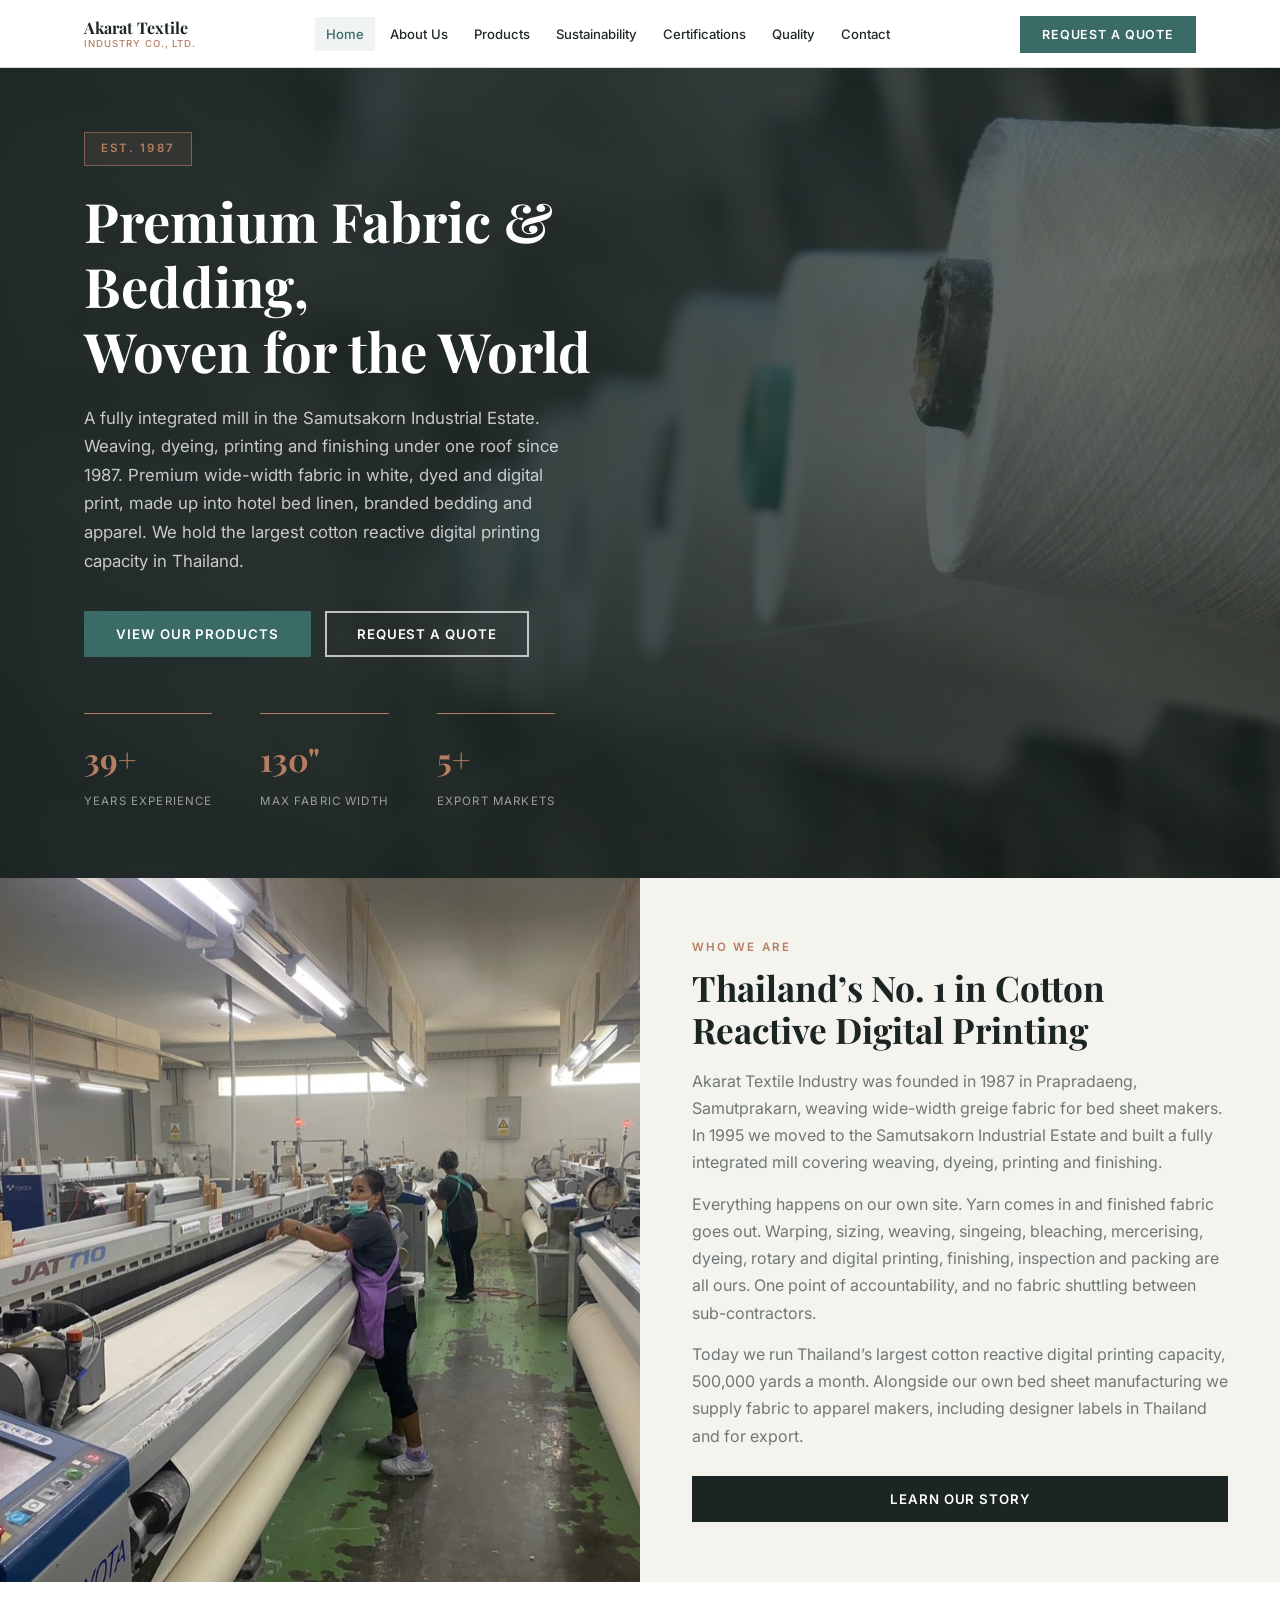
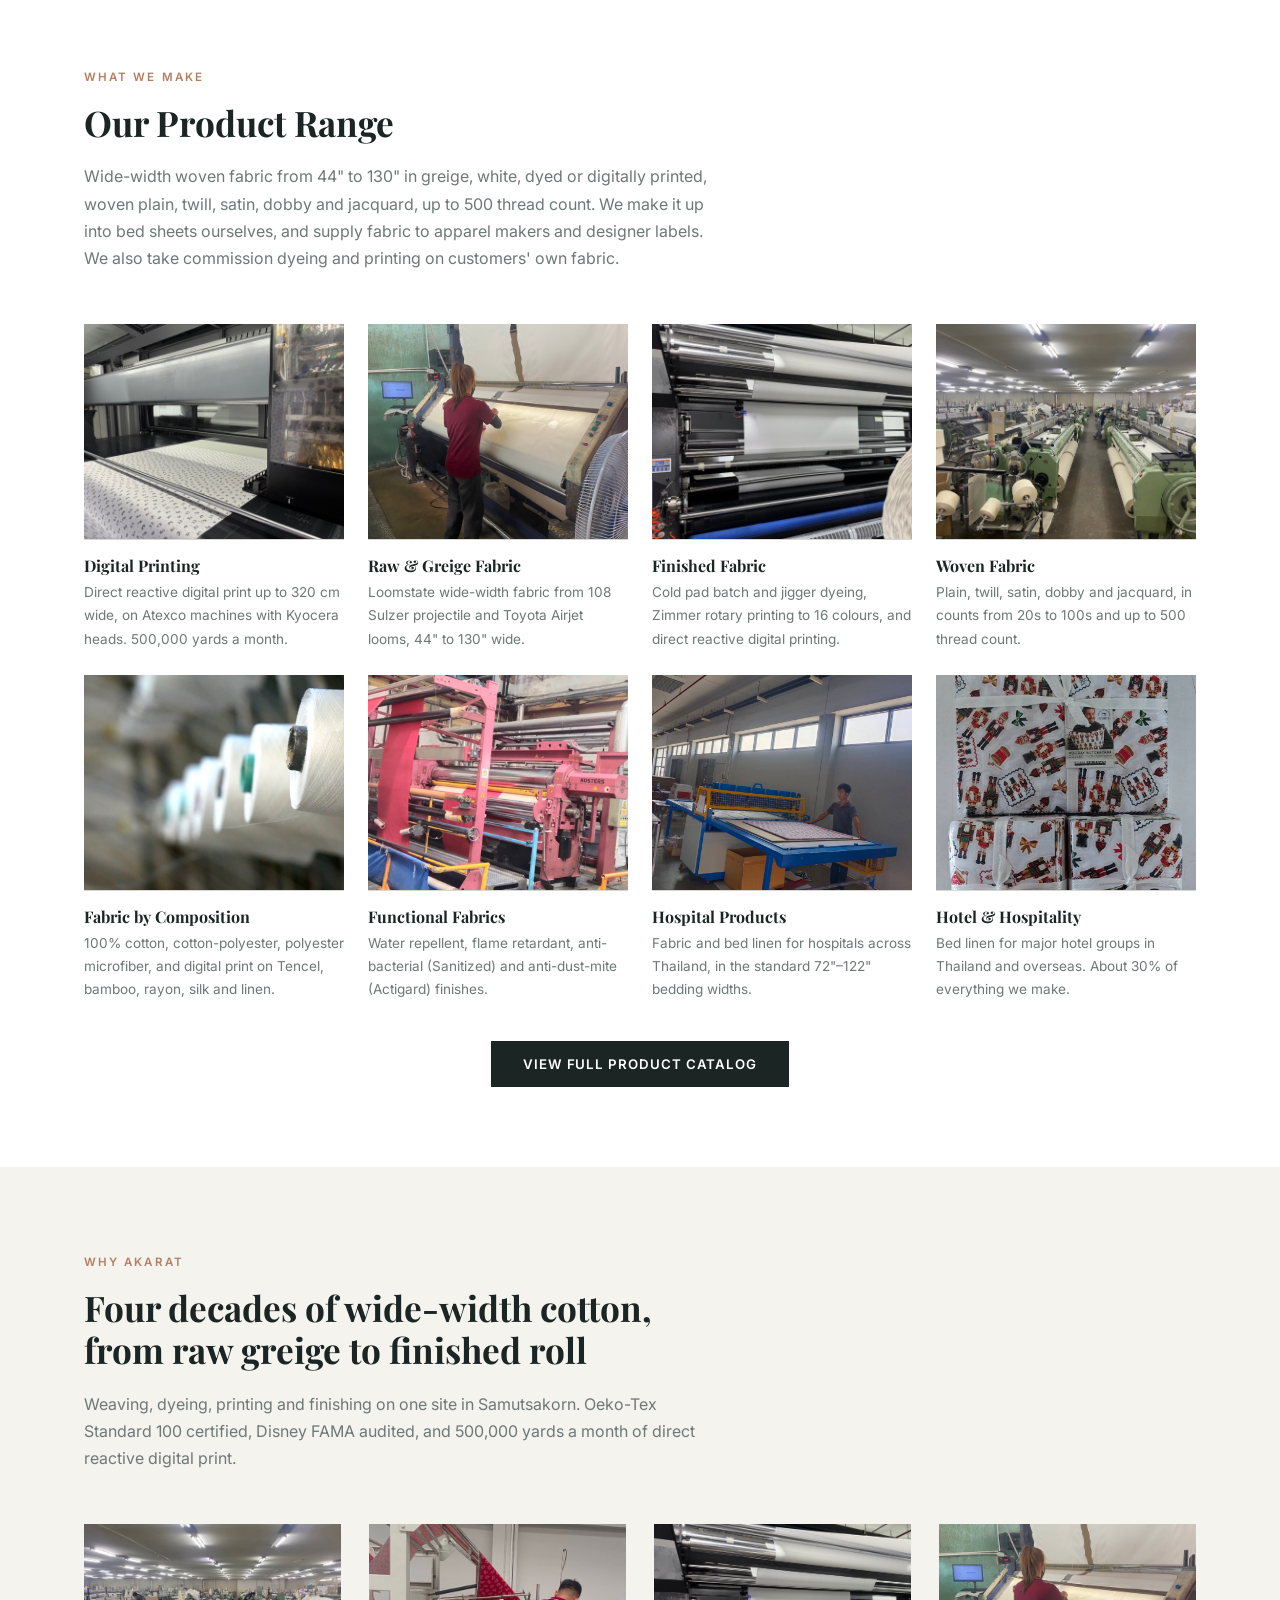
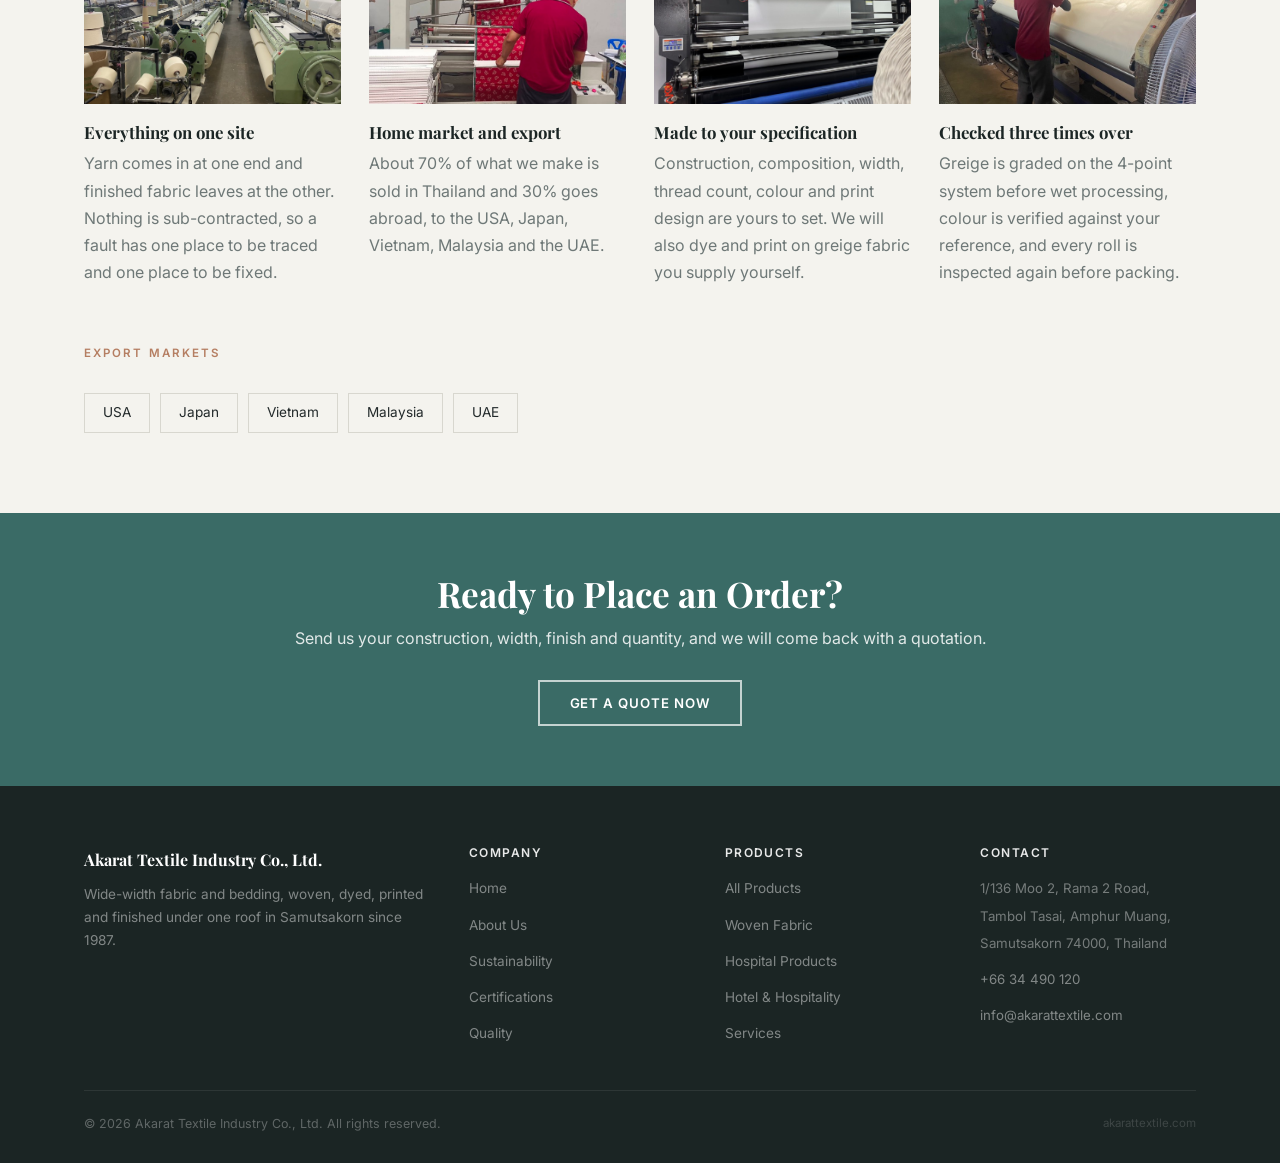
<file: index.html>
<!DOCTYPE html>
<html lang="en">
<head>
<meta charset="UTF-8">
<meta name="viewport" content="width=device-width, initial-scale=1.0">
<title>Akarat Textile Industry Co., Ltd. | Wide-Width Fabric &amp; Bedding Manufacturer, Thailand</title>
<meta name="description" content="Thailand&#39;s largest cotton reactive digital printing capacity. Fully integrated mill in Samutsakorn. Weaving, dyeing, rotary and digital printing and finishing of wide-width fabric up to 130&quot; for hotel bedding, hospital linen and shirting. Established 1987.">
<link rel="canonical" href="https://www.akarattextile.com/">

<meta property="og:type" content="website">
<meta property="og:site_name" content="Akarat Textile Industry Co., Ltd.">
<meta property="og:title" content="Akarat Textile Industry Co., Ltd. | Wide-Width Fabric &amp; Bedding Manufacturer, Thailand">
<meta property="og:description" content="Thailand&#39;s largest cotton reactive digital printing capacity. Fully integrated mill in Samutsakorn. Weaving, dyeing, rotary and digital printing and finishing of wide-width fabric up to 130&quot; for hotel bedding, hospital linen and shirting. Established 1987.">
<meta property="og:url" content="https://www.akarattextile.com/">
<meta property="og:image" content="https://www.akarattextile.com/images/site/weaving-hall-2.jpg">
<meta name="twitter:card" content="summary_large_image">

<link rel="icon" href="assets/favicon.svg" type="image/svg+xml">
<link rel="apple-touch-icon" href="assets/favicon.svg">

<link rel="preconnect" href="https://fonts.googleapis.com">
<link rel="preconnect" href="https://fonts.gstatic.com" crossorigin>
<link href="https://fonts.googleapis.com/css2?family=Playfair+Display:ital,wght@0,400;0,600;0,700;1,400&family=Inter:wght@300;400;500;600&display=swap" rel="stylesheet">
<link rel="stylesheet" href="assets/styles.css?v=20261121d">
</head>
<body>

<nav class="site-nav">
  <div class="wrap nav-inner">

    <button class="nav-logo" onclick="navigate('home')" style="background:none;border:none;text-align:left;">
      <strong>Akarat Textile</strong>
      <span>Industry Co., Ltd.</span>
    </button>

    <div class="nav-links">
      <a href="index.html" class="nav-link active" data-page="home"
         data-en="Home" data-th="หน้าหลัก">Home</a>
      <a href="about.html" class="nav-link" data-page="about"
         data-en="About Us" data-th="เกี่ยวกับเรา">About Us</a>
      <div class="nav-drop">
        <a href="products.html" class="nav-link" data-page="products"
           data-en="Products" data-th="ผลิตภัณฑ์">Products</a>
        <div class="nav-menu">
          <a href="products.html#digital" data-en="Digital Printing" data-th="การพิมพ์ดิจิทัล">Digital Printing</a>
          <a href="products.html#raw" data-en="Raw &amp; Greige Fabric" data-th="ผ้าดิบ">Raw &amp; Greige Fabric</a>
          <a href="products.html#finished" data-en="Finished Fabric" data-th="ผ้าสำเร็จ">Finished Fabric</a>
          <a href="products.html#woven" data-en="Woven Fabric" data-th="ผ้าทอตามโครงสร้าง">Woven Fabric</a>
          <a href="products.html#composition" data-en="Fabric by Composition" data-th="ผ้าตามส่วนประกอบ">Fabric by Composition</a>
          <a href="products.html#functional" data-en="Functional Fabrics" data-th="ผ้าฟังก์ชั่นและพิเศษ">Functional Fabrics</a>
          <a href="products.html#hospital" data-en="Hospital Products" data-th="ผลิตภัณฑ์สำหรับโรงพยาบาล">Hospital Products</a>
          <a href="products.html#hotel" data-en="Hotel &amp; Hospitality" data-th="ผลิตภัณฑ์โรงแรมและการบริการ">Hotel &amp; Hospitality</a>
          <div class="nav-menu-sep"></div>
          <a href="products.html#services" data-en="Commission Dyeing &amp; Printing" data-th="บริการย้อมและพิมพ์ตามสั่ง">Commission Dyeing &amp; Printing</a>
        </div>
      </div>
      <a href="sustainability.html" class="nav-link" data-page="sustainability"
         data-en="Sustainability" data-th="ความยั่งยืน">Sustainability</a>
      <a href="certifications.html" class="nav-link" data-page="certifications"
         data-en="Certifications" data-th="การรับรอง">Certifications</a>
      <a href="quality.html" class="nav-link" data-page="quality"
         data-en="Quality" data-th="คุณภาพ">Quality</a>
      <a href="contact.html" class="nav-link" data-page="contact"
         data-en="Contact" data-th="ติดต่อเรา">Contact</a>
    </div>

    <div class="nav-right">
      <!-- Thai toggle hidden until Thai copy is written - see PRE-LAUNCH.md
      <button class="lang-btn" id="lang-btn" onclick="toggleLang()">ภาษาไทย</button> -->
      <button class="btn btn-accent btn-sm" onclick="navigate('contact')"
              data-en="Request a Quote" data-th="ขอใบเสนอราคา">Request a Quote</button>
      <button class="hamburger" id="hamburger" onclick="toggleMobile()" aria-label="Menu">
        <span></span><span></span><span></span>
      </button>
    </div>

  </div>
</nav>

<!-- Mobile menu -->
<div class="mobile-menu" id="mobile-menu">
  <a href="index.html" class="nav-link active" data-page="home" data-en="Home" data-th="หน้าหลัก">Home</a>
  <a href="about.html" class="nav-link" data-page="about" data-en="About Us" data-th="เกี่ยวกับเรา">About Us</a>
  <a href="products.html" class="nav-link" data-page="products" data-en="Products" data-th="ผลิตภัณฑ์">Products</a>
  <div class="mobile-sub">
    <a href="products.html#digital" data-en="Digital Printing" data-th="การพิมพ์ดิจิทัล">Digital Printing</a>
    <a href="products.html#raw" data-en="Raw &amp; Greige Fabric" data-th="ผ้าดิบ">Raw &amp; Greige Fabric</a>
    <a href="products.html#finished" data-en="Finished Fabric" data-th="ผ้าสำเร็จ">Finished Fabric</a>
    <a href="products.html#woven" data-en="Woven Fabric" data-th="ผ้าทอตามโครงสร้าง">Woven Fabric</a>
    <a href="products.html#composition" data-en="Fabric by Composition" data-th="ผ้าตามส่วนประกอบ">Fabric by Composition</a>
    <a href="products.html#functional" data-en="Functional Fabrics" data-th="ผ้าฟังก์ชั่นและพิเศษ">Functional Fabrics</a>
    <a href="products.html#hospital" data-en="Hospital Products" data-th="ผลิตภัณฑ์สำหรับโรงพยาบาล">Hospital Products</a>
    <a href="products.html#hotel" data-en="Hotel &amp; Hospitality" data-th="ผลิตภัณฑ์โรงแรมและการบริการ">Hotel &amp; Hospitality</a>
    <a href="products.html#services" data-en="Commission Dyeing &amp; Printing" data-th="บริการย้อมและพิมพ์ตามสั่ง">Commission Dyeing &amp; Printing</a>
  </div>
  <a href="sustainability.html" class="nav-link" data-page="sustainability" data-en="Sustainability" data-th="ความยั่งยืน">Sustainability</a>
  <a href="certifications.html" class="nav-link" data-page="certifications" data-en="Certifications" data-th="การรับรอง">Certifications</a>
  <a href="quality.html" class="nav-link" data-page="quality" data-en="Quality" data-th="คุณภาพ">Quality</a>
  <a href="contact.html" class="nav-link" data-page="contact" data-en="Contact" data-th="ติดต่อเรา">Contact</a>
  <button class="btn btn-accent" onclick="navigate('contact')" data-en="Request a Quote" data-th="ขอใบเสนอราคา">Request a Quote</button>
</div>

<!-- Thai notice hidden until Thai copy is written -->

<!-- Hero -->
  <section class="hero">
    <div class="wrap" style="width:100%">
      <div class="hero-content">
        <div class="hero-badge" data-en="Est. 1987" data-th="ก่อตั้ง [ปี]">Est. 1987</div>
        <h1 data-en="Premium Fabric &amp; Bedding,<br>Woven for the World" data-th="ผ้าและเครื่องนอนคุณภาพพรีเมียม">
          Premium Fabric &amp; Bedding,<br>Woven for the World
        </h1>
        <p data-en="A fully integrated mill in the Samutsakorn Industrial Estate. Weaving, dyeing, printing and finishing under one roof since 1987. Premium wide-width fabric in white, dyed and digital print, made up into hotel bed linen, branded bedding and apparel. We hold the largest cotton reactive digital printing capacity in Thailand."
           data-th="[ภาษาไทย: กรุณาเพิ่มข้อความแนะนำบริษัท]">
          A fully integrated mill in the Samutsakorn Industrial Estate. Weaving, dyeing, printing and finishing under one roof since 1987. Premium wide-width fabric in white, dyed and digital print, made up into hotel bed linen, branded bedding and apparel. We hold the largest cotton reactive digital printing capacity in Thailand.
        </p>
        <div class="hero-btns">
          <button class="btn btn-accent" onclick="navigate('products')"
                  data-en="View Our Products" data-th="ดูผลิตภัณฑ์">View Our Products</button>
          <button class="btn btn-outline" onclick="navigate('contact')"
                  data-en="Request a Quote" data-th="ขอใบเสนอราคา">Request a Quote</button>
        </div>
        <div class="hero-stats">
          <div>
            <span class="stat-num" id="stat-years">0</span>
            <span class="stat-lbl" data-en="Years Experience" data-th="ปีประสบการณ์">Years Experience</span>
          </div>
          <div>
            <span class="stat-num">130"</span>
            <span class="stat-lbl" data-en="Max Fabric Width" data-th="ความกว้างผ้าสูงสุด">Max Fabric Width</span>
          </div>
          <div>
            <span class="stat-num" id="stat-markets">0</span>
            <span class="stat-lbl" data-en="Export Markets" data-th="ตลาดส่งออก">Export Markets</span>
          </div>
        </div>
      </div>
    </div>
  </section>

  <!-- About Teaser -->
  <div class="about-strip">
    <div class="ph-img strip-img" style="background-image:url('images/site/weaving-hall-3.jpg');background-size:cover;background-position:center; min-height:400px;"></div>
    <div class="strip-body">
      <span class="eyebrow" data-en="Who We Are" data-th="เราคือใคร">Who We Are</span>
      <h2 data-en="Thailand&rsquo;s No.&nbsp;1 in Cotton<br>Reactive Digital Printing" data-th="[ภาษาไทย]">
        Thailand&rsquo;s No.&nbsp;1 in Cotton<br>Reactive Digital Printing
      </h2>
      <p>Akarat Textile Industry was founded in 1987 in Prapradaeng, Samutprakarn, weaving wide-width greige fabric for bed sheet makers. In 1995 we moved to the Samutsakorn Industrial Estate and built a fully integrated mill covering weaving, dyeing, printing and finishing.</p>
      <p>Everything happens on our own site. Yarn comes in and finished fabric goes out. Warping, sizing, weaving, singeing, bleaching, mercerising, dyeing, rotary and digital printing, finishing, inspection and packing are all ours. One point of accountability, and no fabric shuttling between sub-contractors.</p>
      <p>Today we run Thailand&rsquo;s largest cotton reactive digital printing capacity, 500,000 yards a month. Alongside our own bed sheet manufacturing we supply fabric to apparel makers, including designer labels in Thailand and for export.</p>
      <button class="btn btn-dark" onclick="navigate('about')" style="margin-top:12px;"
              data-en="Learn Our Story" data-th="เรียนรู้เรื่องของเรา">Learn Our Story</button>
    </div>
  </div>

  <!-- Featured Products -->
  <section class="section">
    <div class="wrap">
      <div class="sec-header">
        <span class="eyebrow" data-en="What We Make" data-th="สิ่งที่เราผลิต">What We Make</span>
        <h2 data-en="Our Product Range" data-th="ผลิตภัณฑ์ของเรา">Our Product Range</h2>
        <p>Wide-width woven fabric from 44&quot; to 130&quot; in greige, white, dyed or digitally printed, woven plain, twill, satin, dobby and jacquard, up to 500 thread count. We make it up into bed sheets ourselves, and supply fabric to apparel makers and designer labels. We also take commission dyeing and printing on customers' own fabric.</p>
      </div>
      <!-- Each card is a real link into its own section of the products page. -->
      <div class="grid-auto">
        <a class="prod-card" href="products.html#digital">
          <div class="ph-img prod-card-img" style="background-image:url('images/site/digital-printing-2.jpg');background-size:cover;background-position:center;"></div>
          <div class="prod-card-body">
            <h3>Digital Printing</h3>
            <p>Direct reactive digital print up to 320 cm wide, on Atexco machines with Kyocera heads. 500,000 yards a month.</p>
          </div>
        </a>
        <a class="prod-card" href="products.html#raw">
          <div class="ph-img prod-card-img" style="background-image:url('images/site/greige-inspection-4point-2.jpg');background-size:cover;background-position:center;"></div>
          <div class="prod-card-body">
            <h3>Raw &amp; Greige Fabric</h3>
            <p>Loomstate wide-width fabric from 108 Sulzer projectile and Toyota Airjet looms, 44&quot; to 130&quot; wide.</p>
          </div>
        </a>
        <a class="prod-card" href="products.html#finished">
          <div class="ph-img prod-card-img" style="background-image:url('images/site/digital-printing-1.jpg');background-size:cover;background-position:center;"></div>
          <div class="prod-card-body">
            <h3>Finished Fabric</h3>
            <p>Cold pad batch and jigger dyeing, Zimmer rotary printing to 16 colours, and direct reactive digital printing.</p>
          </div>
        </a>
        <a class="prod-card" href="products.html#woven">
          <div class="ph-img prod-card-img" style="background-image:url('images/site/weaving-hall-2.jpg');background-size:cover;background-position:center;"></div>
          <div class="prod-card-body">
            <h3>Woven Fabric</h3>
            <p>Plain, twill, satin, dobby and jacquard, in counts from 20s to 100s and up to 500 thread count.</p>
          </div>
        </a>
        <a class="prod-card" href="products.html#composition">
          <div class="ph-img prod-card-img" style="background-image:url('images/site/yarn-cones-closeup.jpg');background-size:cover;background-position:center;"></div>
          <div class="prod-card-body">
            <h3>Fabric by Composition</h3>
            <p>100% cotton, cotton-polyester, polyester microfiber, and digital print on Tencel, bamboo, rayon, silk and linen.</p>
          </div>
        </a>
        <a class="prod-card" href="products.html#functional">
          <div class="ph-img prod-card-img" style="background-image:url('images/site/calendering-kusters.jpg');background-size:cover;background-position:center;"></div>
          <div class="prod-card-body">
            <h3>Functional Fabrics</h3>
            <p>Water repellent, flame retardant, anti-bacterial (Sanitized) and anti-dust-mite (Actigard) finishes.</p>
          </div>
        </a>
        <a class="prod-card" href="products.html#hospital">
          <div class="ph-img prod-card-img" style="background-image:url('images/site/finished-fabric-2.jpg');background-size:cover;background-position:center;"></div>
          <div class="prod-card-body">
            <h3>Hospital Products</h3>
            <p>Fabric and bed linen for hospitals across Thailand, in the standard 72&quot;–122&quot; bedding widths.</p>
          </div>
        </a>
        <a class="prod-card" href="products.html#hotel">
          <div class="ph-img prod-card-img" style="background-image:url('images/site/finished-product-1.jpg');background-size:cover;background-position:center;"></div>
          <div class="prod-card-body">
            <h3>Hotel &amp; Hospitality</h3>
            <p>Bed linen for major hotel groups in Thailand and overseas. About 30% of everything we make.</p>
          </div>
        </a>
      </div>
      <div style="text-align:center;margin-top:40px;">
        <button class="btn btn-dark" onclick="navigate('products')"
                data-en="View Full Product Catalog" data-th="ดูแคตาล็อกผลิตภัณฑ์">View Full Product Catalog</button>
      </div>
    </div>
  </section>

  <!-- Why Choose Us -->
  <section class="section sec-light">
    <div class="wrap">
      <div class="sec-header">
        <span class="eyebrow" data-en="Why Akarat" data-th="ทำไมต้องอคาราต">Why Akarat</span>
        <h2 data-en="Four decades of wide-width cotton, from raw greige to finished roll" data-th="[ภาษาไทย]">Four decades of wide-width cotton, from raw greige to finished roll</h2>
        <p>Weaving, dyeing, printing and finishing on one site in Samutsakorn. Oeko-Tex Standard&nbsp;100 certified, Disney FAMA audited, and 500,000 yards a month of direct reactive digital print.</p>
      </div>
      <div class="grid-4">
        <div class="feature-box">
          <div class="feat-photo" style="background-image:url('images/site/weaving-hall-2.jpg')"></div>
          <h3 data-en="Everything on one site" data-th="การผลิตในบ้าน">Everything on one site</h3>
          <p>Yarn comes in at one end and finished fabric leaves at the other. Nothing is sub-contracted, so a fault has one place to be traced and one place to be fixed.</p>
        </div>
        <div class="feature-box">
          <div class="feat-photo" style="background-image:url('images/site/inspection-packing.jpg')"></div>
          <h3 data-en="Home market and export" data-th="ประสบการณ์ส่งออกสากล">Home market and export</h3>
          <p>About 70% of what we make is sold in Thailand and 30% goes abroad, to the USA, Japan, Vietnam, Malaysia and the UAE.</p>
        </div>
        <div class="feature-box">
          <div class="feat-photo" style="background-image:url('images/site/digital-printing-1.jpg')"></div>
          <h3 data-en="Made to your specification" data-th="สั่งทำพิเศษ">Made to your specification</h3>
          <p>Construction, composition, width, thread count, colour and print design are yours to set. We will also dye and print on greige fabric you supply yourself.</p>
        </div>
        <div class="feature-box">
          <div class="feat-photo" style="background-image:url('images/site/greige-inspection-4point-2.jpg')"></div>
          <h3 data-en="Checked three times over" data-th="รับประกันคุณภาพ">Checked three times over</h3>
          <p>Greige is graded on the 4-point system before wet processing, colour is verified against your reference, and every roll is inspected again before packing.</p>
        </div>
      </div>
      <div style="margin-top:52px;">
        <span class="eyebrow" data-en="Export Markets" data-th="ตลาดส่งออก">Export Markets</span>
        <div class="market-tags">
          <span class="market-tag">USA</span>
          <span class="market-tag">Japan</span>
          <span class="market-tag">Vietnam</span>
          <span class="market-tag">Malaysia</span>
          <span class="market-tag">UAE</span>
        </div>
      </div>
    </div>
  </section>

  <!-- Testimonials: hidden until real customer quotes exist (Q18).
       Nothing here but placeholders, and three blank cards read worse
       than no section at all. Delete this comment wrapper to restore. -->
  <!--
  <!&#45;&#45; Testimonials &#45;&#45;>
  <section class="section sec-light">
    <div class="wrap">
      <div class="sec-header">
        <span class="eyebrow" data-en="What Clients Say" data-th="ลูกค้าพูดว่า">What Clients Say</span>
        <h2 data-en="Trusted by Buyers Worldwide" data-th="[ภาษาไทย]">Trusted by Buyers Worldwide</h2>
      </div>
      <div class="grid-3">
        <div class="testi-card">
          <p class="testi-text"><span class="to-add">[TO ADD: customer quote · Q18]</span></p>
          <div class="testi-name"><span class="to-add">[TO ADD: name · Q18]</span></div>
          <div class="testi-co"><span class="to-add">[TO ADD: company · Q18]</span></div>
        </div>
        <div class="testi-card">
          <p class="testi-text"><span class="to-add">[TO ADD: customer quote · Q18]</span></p>
          <div class="testi-name"><span class="to-add">[TO ADD: name · Q18]</span></div>
          <div class="testi-co"><span class="to-add">[TO ADD: company · Q18]</span></div>
        </div>
        <div class="testi-card">
          <p class="testi-text"><span class="to-add">[TO ADD: customer quote · Q18]</span></p>
          <div class="testi-name"><span class="to-add">[TO ADD: name · Q18]</span></div>
          <div class="testi-co"><span class="to-add">[TO ADD: company · Q18]</span></div>
        </div>
      </div>
    </div>
  </section>

  -->

  <!-- CTA -->
  <section class="cta-banner">
    <div class="wrap">
      <h2 data-en="Ready to Place an Order?" data-th="พร้อมสั่งซื้อแล้วหรือยัง?">Ready to Place an Order?</h2>
      <p>Send us your construction, width, finish and quantity, and we will come back with a quotation.</p>
      <button class="btn btn-outline" onclick="navigate('contact')"
              data-en="Get a Quote Now" data-th="รับใบเสนอราคาตอนนี้">Get a Quote Now</button>
    </div>
  </section>


<footer class="site-footer">
  <div class="wrap">
    <div class="footer-grid">
      <div class="footer-brand">
        <div class="footer-brand-name">Akarat Textile Industry Co., Ltd.</div>
        <p>Wide-width fabric and bedding, woven, dyed, printed and finished under one roof in Samutsakorn since 1987.</p>
      </div>
      <div class="footer-col">
        <h4 data-en="Company" data-th="บริษัท">Company</h4>
        <ul>
          <li><a href="index.html" data-en="Home" data-th="หน้าหลัก">Home</a></li>
          <li><a href="about.html" data-en="About Us" data-th="เกี่ยวกับเรา">About Us</a></li>
          <li><a href="sustainability.html" data-en="Sustainability" data-th="ความยั่งยืน">Sustainability</a></li>
          <li><a href="certifications.html" data-en="Certifications" data-th="การรับรอง">Certifications</a></li>
          <li><a href="quality.html" data-en="Quality" data-th="คุณภาพ">Quality</a></li>
        </ul>
      </div>
      <div class="footer-col">
        <h4 data-en="Products" data-th="ผลิตภัณฑ์">Products</h4>
        <ul>
          <li><a href="products.html" data-en="All Products" data-th="ผลิตภัณฑ์ทั้งหมด">All Products</a></li>
          <li><a href="products.html" data-en="Woven Fabric" data-th="ผ้าทอ">Woven Fabric</a></li>
          <li><a href="products.html" data-en="Hospital Products" data-th="ผลิตภัณฑ์โรงพยาบาล">Hospital Products</a></li>
          <li><a href="products.html" data-en="Hotel &amp; Hospitality" data-th="โรงแรมและการบริการ">Hotel &amp; Hospitality</a></li>
          <li><a href="products.html" data-en="Services" data-th="บริการ">Services</a></li>
        </ul>
      </div>
      <div class="footer-col">
        <h4 data-en="Contact" data-th="ติดต่อ">Contact</h4>
        <ul>
          <li><span style="color:rgba(255,255,255,.4);font-size:.83rem;">1/136 Moo 2, Rama 2 Road, Tambol Tasai, Amphur Muang, Samutsakorn 74000, Thailand</span></li>
          <li><a href="tel:+6634490120" style="font-size:.83rem;">+66 34 490 120</a></li>
          <li><a href="mailto:info@akarattextile.com" style="font-size:.83rem;">info@akarattextile.com</a></li>
        </ul>
      </div>
    </div>
    <div class="footer-bottom">
      <span>© <span id="yr"></span> Akarat Textile Industry Co., Ltd. All rights reserved.</span>
      <span style="font-size:.72rem;opacity:.5;">akarattextile.com</span>
    </div>
  </div>
</footer>

<script src="assets/site.js?v=20261121d"></script>
</body>
</html>
</file>
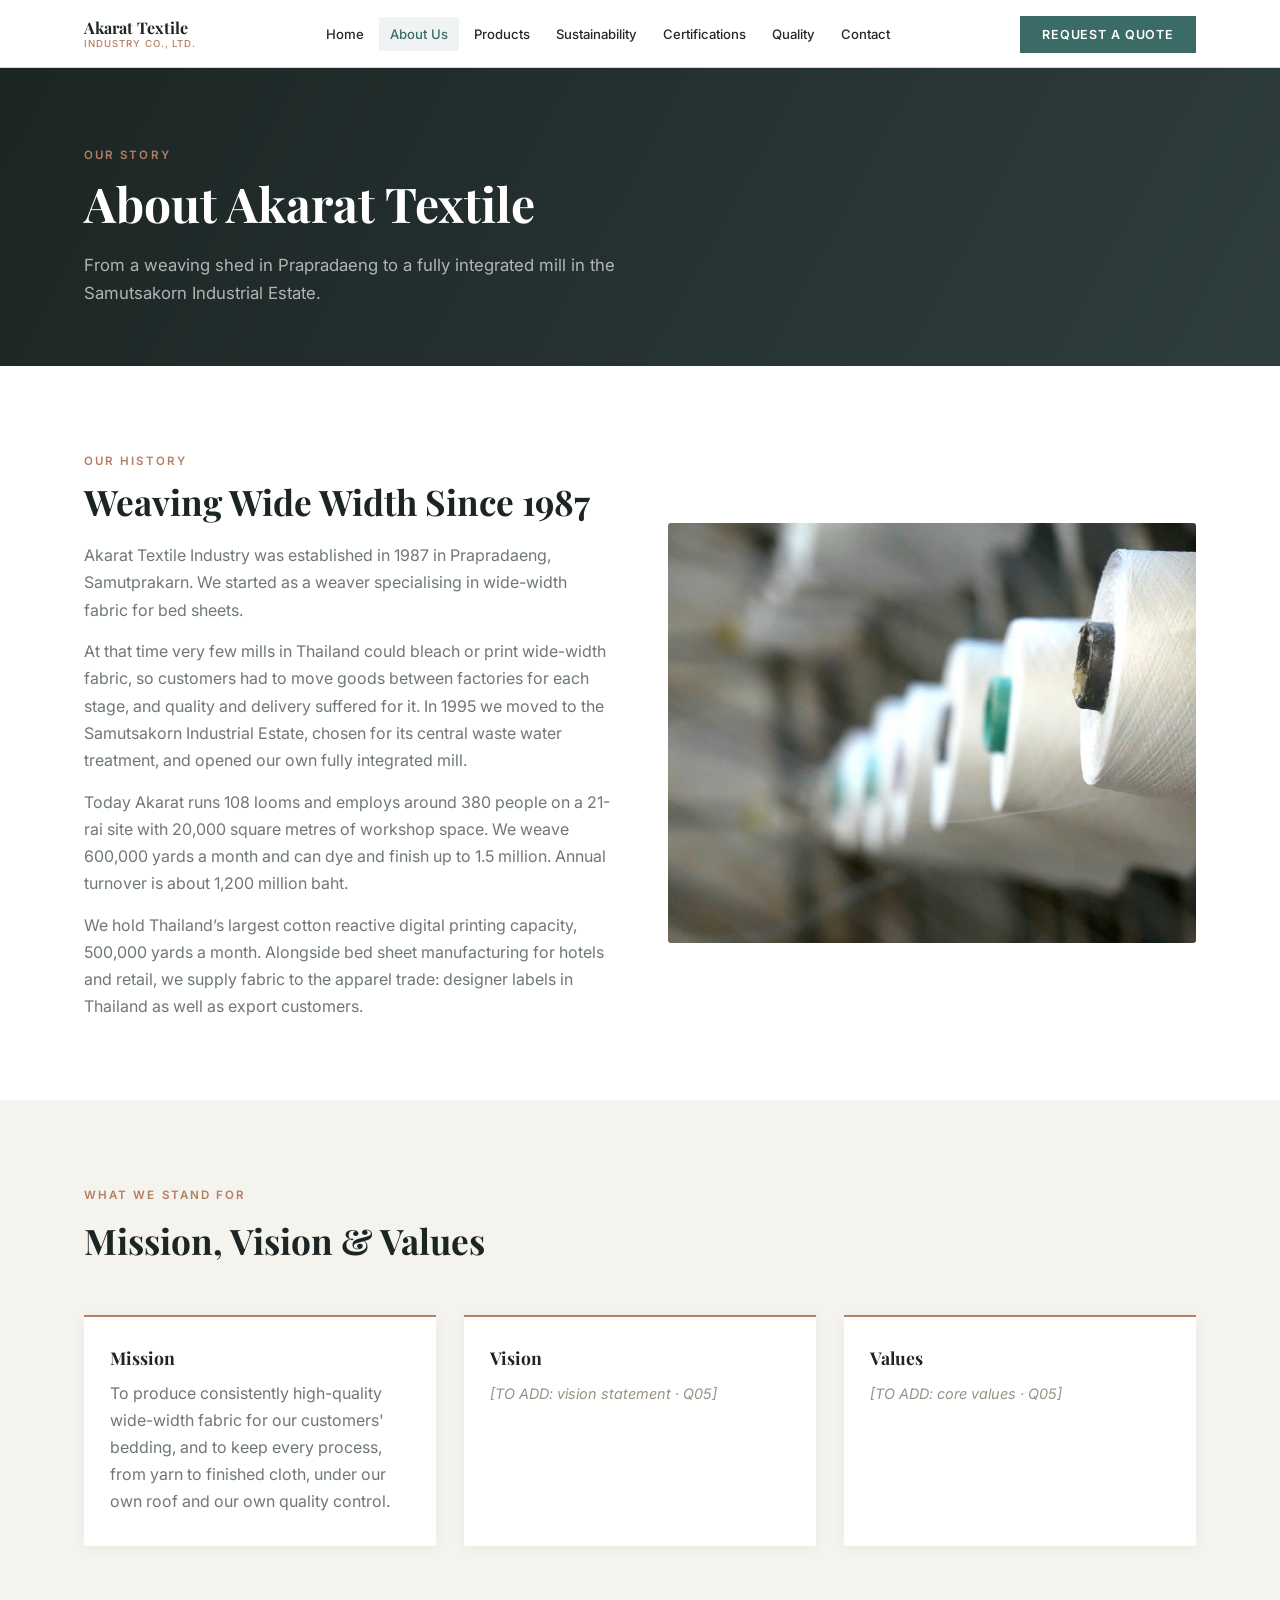
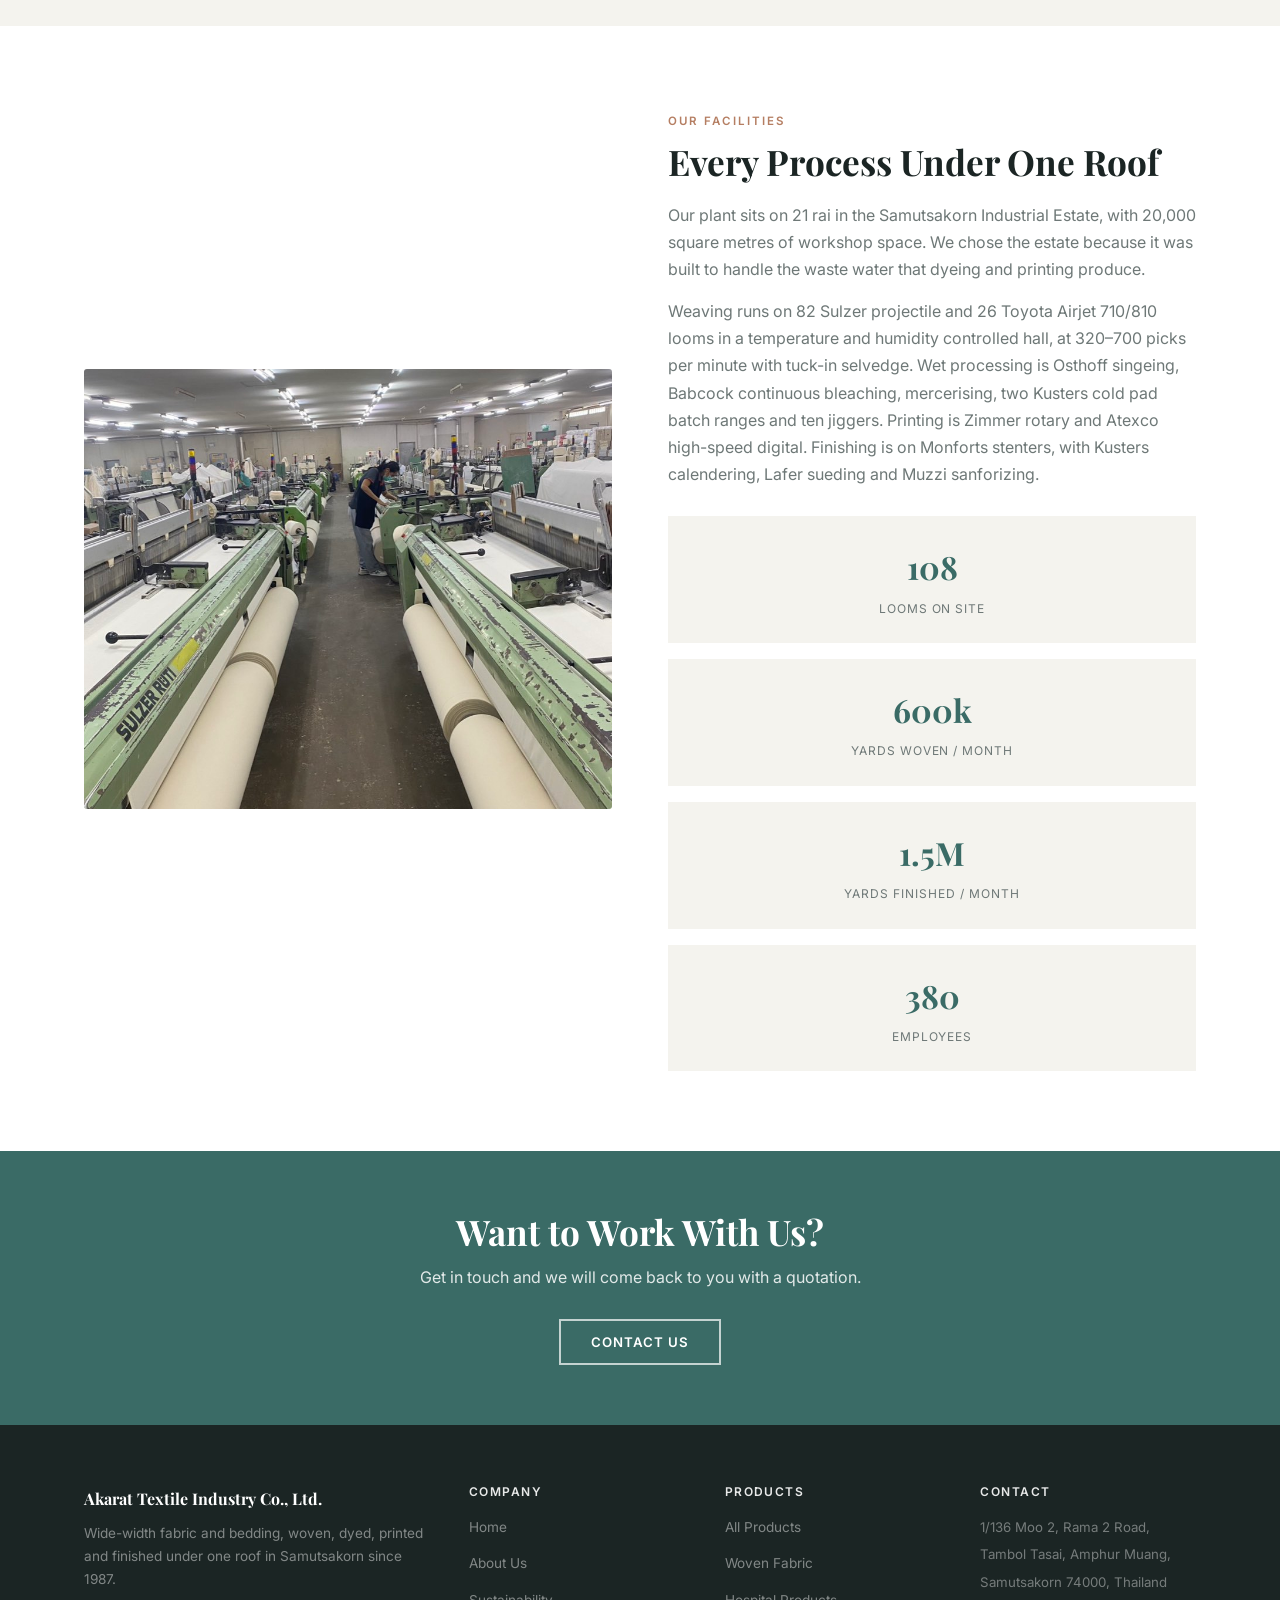
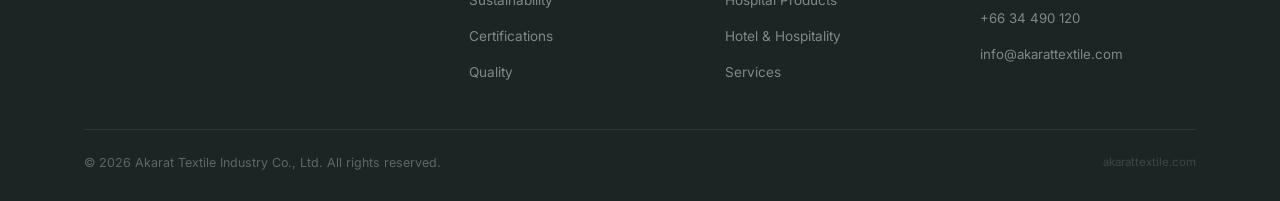
<file: about.html>
<!DOCTYPE html>
<html lang="en">
<head>
<meta charset="UTF-8">
<meta name="viewport" content="width=device-width, initial-scale=1.0">
<title>About Akarat Textile | Integrated Wide-Width Mill in Samutsakorn</title>
<meta name="description" content="Founded 1987, Akarat Textile runs 108 Sulzer and Toyota Airjet looms on a 21-rai site in the Samutsakorn Industrial Estate, with weaving, dyeing, printing and finishing all under one roof.">
<link rel="canonical" href="https://www.akarattextile.com/about.html">

<meta property="og:type" content="website">
<meta property="og:site_name" content="Akarat Textile Industry Co., Ltd.">
<meta property="og:title" content="About Akarat Textile | Integrated Wide-Width Mill in Samutsakorn">
<meta property="og:description" content="Founded 1987, Akarat Textile runs 108 Sulzer and Toyota Airjet looms on a 21-rai site in the Samutsakorn Industrial Estate, with weaving, dyeing, printing and finishing all under one roof.">
<meta property="og:url" content="https://www.akarattextile.com/about.html">
<meta property="og:image" content="https://www.akarattextile.com/images/site/weaving-hall-2.jpg">
<meta name="twitter:card" content="summary_large_image">

<link rel="icon" href="assets/favicon.svg" type="image/svg+xml">
<link rel="apple-touch-icon" href="assets/favicon.svg">

<link rel="preconnect" href="https://fonts.googleapis.com">
<link rel="preconnect" href="https://fonts.gstatic.com" crossorigin>
<link href="https://fonts.googleapis.com/css2?family=Playfair+Display:ital,wght@0,400;0,600;0,700;1,400&family=Inter:wght@300;400;500;600&display=swap" rel="stylesheet">
<link rel="stylesheet" href="assets/styles.css?v=20261121d">
</head>
<body>

<nav class="site-nav">
  <div class="wrap nav-inner">

    <button class="nav-logo" onclick="navigate('home')" style="background:none;border:none;text-align:left;">
      <strong>Akarat Textile</strong>
      <span>Industry Co., Ltd.</span>
    </button>

    <div class="nav-links">
      <a href="index.html" class="nav-link" data-page="home"
         data-en="Home" data-th="หน้าหลัก">Home</a>
      <a href="about.html" class="nav-link active" data-page="about"
         data-en="About Us" data-th="เกี่ยวกับเรา">About Us</a>
      <div class="nav-drop">
        <a href="products.html" class="nav-link" data-page="products"
           data-en="Products" data-th="ผลิตภัณฑ์">Products</a>
        <div class="nav-menu">
          <a href="products.html#digital" data-en="Digital Printing" data-th="การพิมพ์ดิจิทัล">Digital Printing</a>
          <a href="products.html#raw" data-en="Raw &amp; Greige Fabric" data-th="ผ้าดิบ">Raw &amp; Greige Fabric</a>
          <a href="products.html#finished" data-en="Finished Fabric" data-th="ผ้าสำเร็จ">Finished Fabric</a>
          <a href="products.html#woven" data-en="Woven Fabric" data-th="ผ้าทอตามโครงสร้าง">Woven Fabric</a>
          <a href="products.html#composition" data-en="Fabric by Composition" data-th="ผ้าตามส่วนประกอบ">Fabric by Composition</a>
          <a href="products.html#functional" data-en="Functional Fabrics" data-th="ผ้าฟังก์ชั่นและพิเศษ">Functional Fabrics</a>
          <a href="products.html#hospital" data-en="Hospital Products" data-th="ผลิตภัณฑ์สำหรับโรงพยาบาล">Hospital Products</a>
          <a href="products.html#hotel" data-en="Hotel &amp; Hospitality" data-th="ผลิตภัณฑ์โรงแรมและการบริการ">Hotel &amp; Hospitality</a>
          <div class="nav-menu-sep"></div>
          <a href="products.html#services" data-en="Commission Dyeing &amp; Printing" data-th="บริการย้อมและพิมพ์ตามสั่ง">Commission Dyeing &amp; Printing</a>
        </div>
      </div>
      <a href="sustainability.html" class="nav-link" data-page="sustainability"
         data-en="Sustainability" data-th="ความยั่งยืน">Sustainability</a>
      <a href="certifications.html" class="nav-link" data-page="certifications"
         data-en="Certifications" data-th="การรับรอง">Certifications</a>
      <a href="quality.html" class="nav-link" data-page="quality"
         data-en="Quality" data-th="คุณภาพ">Quality</a>
      <a href="contact.html" class="nav-link" data-page="contact"
         data-en="Contact" data-th="ติดต่อเรา">Contact</a>
    </div>

    <div class="nav-right">
      <!-- Thai toggle hidden until Thai copy is written - see PRE-LAUNCH.md
      <button class="lang-btn" id="lang-btn" onclick="toggleLang()">ภาษาไทย</button> -->
      <button class="btn btn-accent btn-sm" onclick="navigate('contact')"
              data-en="Request a Quote" data-th="ขอใบเสนอราคา">Request a Quote</button>
      <button class="hamburger" id="hamburger" onclick="toggleMobile()" aria-label="Menu">
        <span></span><span></span><span></span>
      </button>
    </div>

  </div>
</nav>

<!-- Mobile menu -->
<div class="mobile-menu" id="mobile-menu">
  <a href="index.html" class="nav-link" data-page="home" data-en="Home" data-th="หน้าหลัก">Home</a>
  <a href="about.html" class="nav-link active" data-page="about" data-en="About Us" data-th="เกี่ยวกับเรา">About Us</a>
  <a href="products.html" class="nav-link" data-page="products" data-en="Products" data-th="ผลิตภัณฑ์">Products</a>
  <div class="mobile-sub">
    <a href="products.html#digital" data-en="Digital Printing" data-th="การพิมพ์ดิจิทัล">Digital Printing</a>
    <a href="products.html#raw" data-en="Raw &amp; Greige Fabric" data-th="ผ้าดิบ">Raw &amp; Greige Fabric</a>
    <a href="products.html#finished" data-en="Finished Fabric" data-th="ผ้าสำเร็จ">Finished Fabric</a>
    <a href="products.html#woven" data-en="Woven Fabric" data-th="ผ้าทอตามโครงสร้าง">Woven Fabric</a>
    <a href="products.html#composition" data-en="Fabric by Composition" data-th="ผ้าตามส่วนประกอบ">Fabric by Composition</a>
    <a href="products.html#functional" data-en="Functional Fabrics" data-th="ผ้าฟังก์ชั่นและพิเศษ">Functional Fabrics</a>
    <a href="products.html#hospital" data-en="Hospital Products" data-th="ผลิตภัณฑ์สำหรับโรงพยาบาล">Hospital Products</a>
    <a href="products.html#hotel" data-en="Hotel &amp; Hospitality" data-th="ผลิตภัณฑ์โรงแรมและการบริการ">Hotel &amp; Hospitality</a>
    <a href="products.html#services" data-en="Commission Dyeing &amp; Printing" data-th="บริการย้อมและพิมพ์ตามสั่ง">Commission Dyeing &amp; Printing</a>
  </div>
  <a href="sustainability.html" class="nav-link" data-page="sustainability" data-en="Sustainability" data-th="ความยั่งยืน">Sustainability</a>
  <a href="certifications.html" class="nav-link" data-page="certifications" data-en="Certifications" data-th="การรับรอง">Certifications</a>
  <a href="quality.html" class="nav-link" data-page="quality" data-en="Quality" data-th="คุณภาพ">Quality</a>
  <a href="contact.html" class="nav-link" data-page="contact" data-en="Contact" data-th="ติดต่อเรา">Contact</a>
  <button class="btn btn-accent" onclick="navigate('contact')" data-en="Request a Quote" data-th="ขอใบเสนอราคา">Request a Quote</button>
</div>

<!-- Thai notice hidden until Thai copy is written -->

<section class="page-hero">
    <div class="wrap">
      <span class="eyebrow" data-en="Our Story" data-th="เรื่องของเรา">Our Story</span>
      <h1 data-en="About Akarat Textile" data-th="เกี่ยวกับอคาราตเท็กซ์ไทล์">About Akarat Textile</h1>
      <p data-en="From a weaving shed in Prapradaeng to a fully integrated mill in the Samutsakorn Industrial Estate."
         data-th="[ภาษาไทย: คำบรรยายหน้า]">
        From a weaving shed in Prapradaeng to a fully integrated mill in the Samutsakorn Industrial Estate.
      </p>
    </div>
  </section>

  <!-- Company Story -->
  <section class="section">
    <div class="wrap">
      <div class="grid-2">
        <div>
          <span class="eyebrow" data-en="Our History" data-th="ประวัติของเรา">Our History</span>
          <h2 data-en="Weaving Wide Width Since 1987" data-th="[ภาษาไทย]">
            Weaving Wide Width Since 1987
          </h2>
          <p>Akarat Textile Industry was established in 1987 in Prapradaeng, Samutprakarn. We started as a weaver specialising in wide-width fabric for bed sheets.</p>
          <p>At that time very few mills in Thailand could bleach or print wide-width fabric, so customers had to move goods between factories for each stage, and quality and delivery suffered for it. In 1995 we moved to the Samutsakorn Industrial Estate, chosen for its central waste water treatment, and opened our own fully integrated mill.</p>
          <p>Today Akarat runs 108 looms and employs around 380 people on a 21-rai site with 20,000 square metres of workshop space. We weave 600,000 yards a month and can dye and finish up to 1.5 million. Annual turnover is about 1,200 million baht.</p>
          <p>We hold Thailand&rsquo;s largest cotton reactive digital printing capacity, 500,000 yards a month. Alongside bed sheet manufacturing for hotels and retail, we supply fabric to the apparel trade: designer labels in Thailand as well as export customers.</p>
        </div>
        <div class="ph-img" style="background-image:url('images/site/yarn-cones-closeup.jpg');background-size:cover;background-position:center;height:420px;border-radius:3px;"></div>
      </div>
    </div>
  </section>

  <!-- Mission / Vision / Values -->
  <section class="section sec-light">
    <div class="wrap">
      <div class="sec-header">
        <span class="eyebrow" data-en="What We Stand For" data-th="สิ่งที่เรายึดถือ">What We Stand For</span>
        <h2 data-en="Mission, Vision &amp; Values" data-th="พันธกิจ วิสัยทัศน์ &amp; ค่านิยม">Mission, Vision &amp; Values</h2>
      </div>
      <div class="grid-3">
        <div class="value-card">
          <h3><span data-en="Mission" data-th="พันธกิจ">Mission</span></h3>
          <p>To produce consistently high-quality wide-width fabric for our customers' bedding, and to keep every process, from yarn to finished cloth, under our own roof and our own quality control.</p>
        </div>
        <div class="value-card">
          <h3><span data-en="Vision" data-th="วิสัยทัศน์">Vision</span></h3>
          <p><span class="to-add">[TO ADD: vision statement · Q05]</span></p>
        </div>
        <div class="value-card">
          <h3><span data-en="Values" data-th="ค่านิยม">Values</span></h3>
          <p><span class="to-add">[TO ADD: core values · Q05]</span></p>
        </div>
      </div>
    </div>
  </section>

  <!-- Factory Capabilities -->
  <section class="section">
    <div class="wrap">
      <div class="grid-2">
        <div class="ph-img" style="background-image:url('images/site/weaving-sulzer-hall-1.jpg');background-size:cover;background-position:center;height:440px;border-radius:3px;"></div>
        <div>
          <span class="eyebrow" data-en="Our Facilities" data-th="โรงงานของเรา">Our Facilities</span>
          <h2 data-en="Every Process Under One Roof" data-th="[ภาษาไทย]">
            Every Process Under One Roof
          </h2>
          <p>Our plant sits on 21 rai in the Samutsakorn Industrial Estate, with 20,000 square metres of workshop space. We chose the estate because it was built to handle the waste water that dyeing and printing produce.</p>
          <p>Weaving runs on 82 Sulzer projectile and 26 Toyota Airjet 710/810 looms in a temperature and humidity controlled hall, at 320–700 picks per minute with tuck-in selvedge. Wet processing is Osthoff singeing, Babcock continuous bleaching, mercerising, two Kusters cold pad batch ranges and ten jiggers. Printing is Zimmer rotary and Atexco high-speed digital. Finishing is on Monforts stenters, with Kusters calendering, Lafer sueding and Muzzi sanforizing.</p>
          <div style="display:grid;grid-template-columns:repeat(auto-fit,minmax(260px,1fr));gap:16px;margin-top:28px;">
            <div class="stat-box"><div class="n">108</div><div class="l">Looms on site</div></div>
            <div class="stat-box"><div class="n">600k</div><div class="l">Yards woven / month</div></div>
            <div class="stat-box"><div class="n">1.5M</div><div class="l">Yards finished / month</div></div>
            <div class="stat-box"><div class="n">380</div><div class="l">Employees</div></div>
          </div>
        </div>
      </div>
    </div>
  </section>

  <!-- CTA -->
  <section class="cta-banner">
    <div class="wrap">
      <h2 data-en="Want to Work With Us?" data-th="ต้องการทำงานร่วมกับเรา?">Want to Work With Us?</h2>
      <p>Get in touch and we will come back to you with a quotation.</p>
      <button class="btn btn-outline" onclick="navigate('contact')"
              data-en="Contact Us" data-th="ติดต่อเรา">Contact Us</button>
    </div>
  </section>


<footer class="site-footer">
  <div class="wrap">
    <div class="footer-grid">
      <div class="footer-brand">
        <div class="footer-brand-name">Akarat Textile Industry Co., Ltd.</div>
        <p>Wide-width fabric and bedding, woven, dyed, printed and finished under one roof in Samutsakorn since 1987.</p>
      </div>
      <div class="footer-col">
        <h4 data-en="Company" data-th="บริษัท">Company</h4>
        <ul>
          <li><a href="index.html" data-en="Home" data-th="หน้าหลัก">Home</a></li>
          <li><a href="about.html" data-en="About Us" data-th="เกี่ยวกับเรา">About Us</a></li>
          <li><a href="sustainability.html" data-en="Sustainability" data-th="ความยั่งยืน">Sustainability</a></li>
          <li><a href="certifications.html" data-en="Certifications" data-th="การรับรอง">Certifications</a></li>
          <li><a href="quality.html" data-en="Quality" data-th="คุณภาพ">Quality</a></li>
        </ul>
      </div>
      <div class="footer-col">
        <h4 data-en="Products" data-th="ผลิตภัณฑ์">Products</h4>
        <ul>
          <li><a href="products.html" data-en="All Products" data-th="ผลิตภัณฑ์ทั้งหมด">All Products</a></li>
          <li><a href="products.html" data-en="Woven Fabric" data-th="ผ้าทอ">Woven Fabric</a></li>
          <li><a href="products.html" data-en="Hospital Products" data-th="ผลิตภัณฑ์โรงพยาบาล">Hospital Products</a></li>
          <li><a href="products.html" data-en="Hotel &amp; Hospitality" data-th="โรงแรมและการบริการ">Hotel &amp; Hospitality</a></li>
          <li><a href="products.html" data-en="Services" data-th="บริการ">Services</a></li>
        </ul>
      </div>
      <div class="footer-col">
        <h4 data-en="Contact" data-th="ติดต่อ">Contact</h4>
        <ul>
          <li><span style="color:rgba(255,255,255,.4);font-size:.83rem;">1/136 Moo 2, Rama 2 Road, Tambol Tasai, Amphur Muang, Samutsakorn 74000, Thailand</span></li>
          <li><a href="tel:+6634490120" style="font-size:.83rem;">+66 34 490 120</a></li>
          <li><a href="mailto:info@akarattextile.com" style="font-size:.83rem;">info@akarattextile.com</a></li>
        </ul>
      </div>
    </div>
    <div class="footer-bottom">
      <span>© <span id="yr"></span> Akarat Textile Industry Co., Ltd. All rights reserved.</span>
      <span style="font-size:.72rem;opacity:.5;">akarattextile.com</span>
    </div>
  </div>
</footer>

<script src="assets/site.js?v=20261121d"></script>
</body>
</html>
</file>
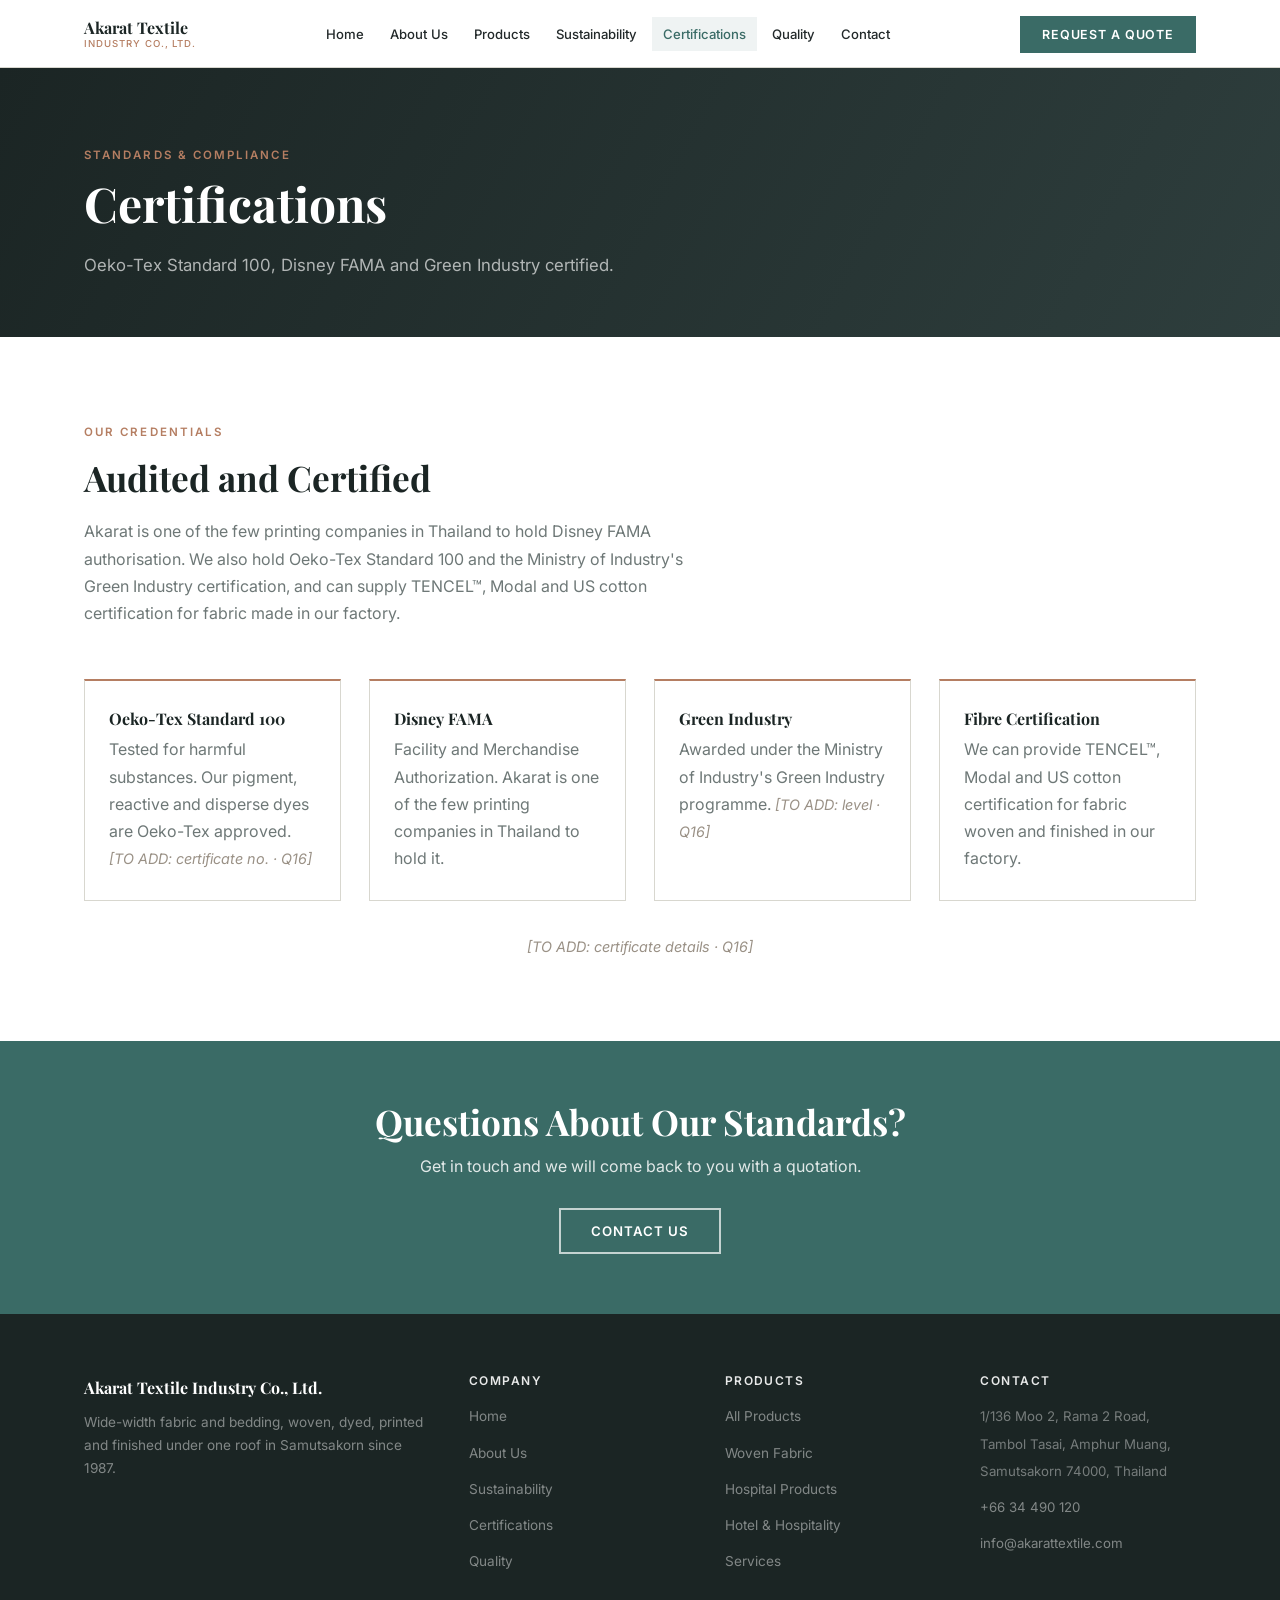
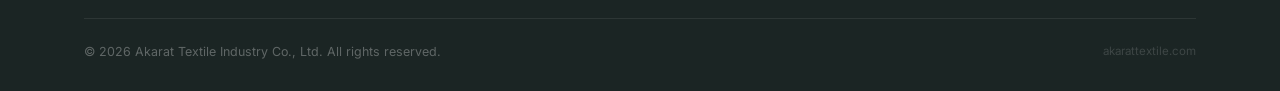
<file: certifications.html>
<!DOCTYPE html>
<html lang="en">
<head>
<meta charset="UTF-8">
<meta name="viewport" content="width=device-width, initial-scale=1.0">
<title>Certifications: Oeko-Tex, Disney FAMA, Green Industry | Akarat Textile</title>
<meta name="description" content="Akarat Textile holds Oeko-Tex Standard 100, Disney FAMA authorisation and Ministry of Industry Green Industry certification.">
<link rel="canonical" href="https://www.akarattextile.com/certifications.html">

<meta property="og:type" content="website">
<meta property="og:site_name" content="Akarat Textile Industry Co., Ltd.">
<meta property="og:title" content="Certifications: Oeko-Tex, Disney FAMA, Green Industry | Akarat Textile">
<meta property="og:description" content="Akarat Textile holds Oeko-Tex Standard 100, Disney FAMA authorisation and Ministry of Industry Green Industry certification.">
<meta property="og:url" content="https://www.akarattextile.com/certifications.html">
<meta property="og:image" content="https://www.akarattextile.com/images/site/weaving-hall-2.jpg">
<meta name="twitter:card" content="summary_large_image">

<link rel="icon" href="assets/favicon.svg" type="image/svg+xml">
<link rel="apple-touch-icon" href="assets/favicon.svg">

<link rel="preconnect" href="https://fonts.googleapis.com">
<link rel="preconnect" href="https://fonts.gstatic.com" crossorigin>
<link href="https://fonts.googleapis.com/css2?family=Playfair+Display:ital,wght@0,400;0,600;0,700;1,400&family=Inter:wght@300;400;500;600&display=swap" rel="stylesheet">
<link rel="stylesheet" href="assets/styles.css?v=20261121d">
</head>
<body>

<nav class="site-nav">
  <div class="wrap nav-inner">

    <button class="nav-logo" onclick="navigate('home')" style="background:none;border:none;text-align:left;">
      <strong>Akarat Textile</strong>
      <span>Industry Co., Ltd.</span>
    </button>

    <div class="nav-links">
      <a href="index.html" class="nav-link" data-page="home"
         data-en="Home" data-th="หน้าหลัก">Home</a>
      <a href="about.html" class="nav-link" data-page="about"
         data-en="About Us" data-th="เกี่ยวกับเรา">About Us</a>
      <div class="nav-drop">
        <a href="products.html" class="nav-link" data-page="products"
           data-en="Products" data-th="ผลิตภัณฑ์">Products</a>
        <div class="nav-menu">
          <a href="products.html#digital" data-en="Digital Printing" data-th="การพิมพ์ดิจิทัล">Digital Printing</a>
          <a href="products.html#raw" data-en="Raw &amp; Greige Fabric" data-th="ผ้าดิบ">Raw &amp; Greige Fabric</a>
          <a href="products.html#finished" data-en="Finished Fabric" data-th="ผ้าสำเร็จ">Finished Fabric</a>
          <a href="products.html#woven" data-en="Woven Fabric" data-th="ผ้าทอตามโครงสร้าง">Woven Fabric</a>
          <a href="products.html#composition" data-en="Fabric by Composition" data-th="ผ้าตามส่วนประกอบ">Fabric by Composition</a>
          <a href="products.html#functional" data-en="Functional Fabrics" data-th="ผ้าฟังก์ชั่นและพิเศษ">Functional Fabrics</a>
          <a href="products.html#hospital" data-en="Hospital Products" data-th="ผลิตภัณฑ์สำหรับโรงพยาบาล">Hospital Products</a>
          <a href="products.html#hotel" data-en="Hotel &amp; Hospitality" data-th="ผลิตภัณฑ์โรงแรมและการบริการ">Hotel &amp; Hospitality</a>
          <div class="nav-menu-sep"></div>
          <a href="products.html#services" data-en="Commission Dyeing &amp; Printing" data-th="บริการย้อมและพิมพ์ตามสั่ง">Commission Dyeing &amp; Printing</a>
        </div>
      </div>
      <a href="sustainability.html" class="nav-link" data-page="sustainability"
         data-en="Sustainability" data-th="ความยั่งยืน">Sustainability</a>
      <a href="certifications.html" class="nav-link active" data-page="certifications"
         data-en="Certifications" data-th="การรับรอง">Certifications</a>
      <a href="quality.html" class="nav-link" data-page="quality"
         data-en="Quality" data-th="คุณภาพ">Quality</a>
      <a href="contact.html" class="nav-link" data-page="contact"
         data-en="Contact" data-th="ติดต่อเรา">Contact</a>
    </div>

    <div class="nav-right">
      <!-- Thai toggle hidden until Thai copy is written - see PRE-LAUNCH.md
      <button class="lang-btn" id="lang-btn" onclick="toggleLang()">ภาษาไทย</button> -->
      <button class="btn btn-accent btn-sm" onclick="navigate('contact')"
              data-en="Request a Quote" data-th="ขอใบเสนอราคา">Request a Quote</button>
      <button class="hamburger" id="hamburger" onclick="toggleMobile()" aria-label="Menu">
        <span></span><span></span><span></span>
      </button>
    </div>

  </div>
</nav>

<!-- Mobile menu -->
<div class="mobile-menu" id="mobile-menu">
  <a href="index.html" class="nav-link" data-page="home" data-en="Home" data-th="หน้าหลัก">Home</a>
  <a href="about.html" class="nav-link" data-page="about" data-en="About Us" data-th="เกี่ยวกับเรา">About Us</a>
  <a href="products.html" class="nav-link" data-page="products" data-en="Products" data-th="ผลิตภัณฑ์">Products</a>
  <div class="mobile-sub">
    <a href="products.html#digital" data-en="Digital Printing" data-th="การพิมพ์ดิจิทัล">Digital Printing</a>
    <a href="products.html#raw" data-en="Raw &amp; Greige Fabric" data-th="ผ้าดิบ">Raw &amp; Greige Fabric</a>
    <a href="products.html#finished" data-en="Finished Fabric" data-th="ผ้าสำเร็จ">Finished Fabric</a>
    <a href="products.html#woven" data-en="Woven Fabric" data-th="ผ้าทอตามโครงสร้าง">Woven Fabric</a>
    <a href="products.html#composition" data-en="Fabric by Composition" data-th="ผ้าตามส่วนประกอบ">Fabric by Composition</a>
    <a href="products.html#functional" data-en="Functional Fabrics" data-th="ผ้าฟังก์ชั่นและพิเศษ">Functional Fabrics</a>
    <a href="products.html#hospital" data-en="Hospital Products" data-th="ผลิตภัณฑ์สำหรับโรงพยาบาล">Hospital Products</a>
    <a href="products.html#hotel" data-en="Hotel &amp; Hospitality" data-th="ผลิตภัณฑ์โรงแรมและการบริการ">Hotel &amp; Hospitality</a>
    <a href="products.html#services" data-en="Commission Dyeing &amp; Printing" data-th="บริการย้อมและพิมพ์ตามสั่ง">Commission Dyeing &amp; Printing</a>
  </div>
  <a href="sustainability.html" class="nav-link" data-page="sustainability" data-en="Sustainability" data-th="ความยั่งยืน">Sustainability</a>
  <a href="certifications.html" class="nav-link active" data-page="certifications" data-en="Certifications" data-th="การรับรอง">Certifications</a>
  <a href="quality.html" class="nav-link" data-page="quality" data-en="Quality" data-th="คุณภาพ">Quality</a>
  <a href="contact.html" class="nav-link" data-page="contact" data-en="Contact" data-th="ติดต่อเรา">Contact</a>
  <button class="btn btn-accent" onclick="navigate('contact')" data-en="Request a Quote" data-th="ขอใบเสนอราคา">Request a Quote</button>
</div>

<!-- Thai notice hidden until Thai copy is written -->

<section class="page-hero">
    <div class="wrap">
      <span class="eyebrow" data-en="Standards &amp; Compliance" data-th="มาตรฐานและการปฏิบัติตาม">Standards &amp; Compliance</span>
      <h1 data-en="Certifications" data-th="การรับรอง">Certifications</h1>
      <p data-en="Oeko-Tex Standard 100, Disney FAMA and Green Industry certified." data-th="[ภาษาไทย]">
        Oeko-Tex Standard 100, Disney FAMA and Green Industry certified.
      </p>
    </div>
  </section>

  <section class="section">
    <div class="wrap">
      <div class="sec-header">
        <span class="eyebrow">Our Credentials</span>
        <h2 data-en="Audited and Certified" data-th="[ภาษาไทย]">
          Audited and Certified
        </h2>
        <p>Akarat is one of the few printing companies in Thailand to hold Disney FAMA authorisation. We also hold Oeko-Tex Standard 100 and the Ministry of Industry's Green Industry certification, and can supply TENCEL™, Modal and US cotton certification for fabric made in our factory.</p>
      </div>
      <div class="grid-4">
        <div class="cert-card">
          <h3>Oeko-Tex Standard 100</h3>
          <p>Tested for harmful substances. Our pigment, reactive and disperse dyes are Oeko-Tex approved. <span class="to-add">[TO ADD: certificate no. · Q16]</span></p>
        </div>
        <div class="cert-card">
          <h3>Disney FAMA</h3>
          <p>Facility and Merchandise Authorization. Akarat is one of the few printing companies in Thailand to hold it.</p>
        </div>
        <div class="cert-card">
          <h3>Green Industry</h3>
          <p>Awarded under the Ministry of Industry's Green Industry programme. <span class="to-add">[TO ADD: level · Q16]</span></p>
        </div>
        <div class="cert-card">
          <h3>Fibre Certification</h3>
          <p>We can provide TENCEL™, Modal and US cotton certification for fabric woven and finished in our factory.</p>
        </div>
      </div>
      <p style="text-align:center;max-width:500px;margin:32px auto 0;"><span class="to-add">[TO ADD: certificate details · Q16]</span></p>
    </div>
  </section>

  <section class="cta-banner">
    <div class="wrap">
      <h2>Questions About Our Standards?</h2>
      <p>Get in touch and we will come back to you with a quotation.</p>
      <button class="btn btn-outline" onclick="navigate('contact')"
              data-en="Contact Us" data-th="ติดต่อเรา">Contact Us</button>
    </div>
  </section>


<footer class="site-footer">
  <div class="wrap">
    <div class="footer-grid">
      <div class="footer-brand">
        <div class="footer-brand-name">Akarat Textile Industry Co., Ltd.</div>
        <p>Wide-width fabric and bedding, woven, dyed, printed and finished under one roof in Samutsakorn since 1987.</p>
      </div>
      <div class="footer-col">
        <h4 data-en="Company" data-th="บริษัท">Company</h4>
        <ul>
          <li><a href="index.html" data-en="Home" data-th="หน้าหลัก">Home</a></li>
          <li><a href="about.html" data-en="About Us" data-th="เกี่ยวกับเรา">About Us</a></li>
          <li><a href="sustainability.html" data-en="Sustainability" data-th="ความยั่งยืน">Sustainability</a></li>
          <li><a href="certifications.html" data-en="Certifications" data-th="การรับรอง">Certifications</a></li>
          <li><a href="quality.html" data-en="Quality" data-th="คุณภาพ">Quality</a></li>
        </ul>
      </div>
      <div class="footer-col">
        <h4 data-en="Products" data-th="ผลิตภัณฑ์">Products</h4>
        <ul>
          <li><a href="products.html" data-en="All Products" data-th="ผลิตภัณฑ์ทั้งหมด">All Products</a></li>
          <li><a href="products.html" data-en="Woven Fabric" data-th="ผ้าทอ">Woven Fabric</a></li>
          <li><a href="products.html" data-en="Hospital Products" data-th="ผลิตภัณฑ์โรงพยาบาล">Hospital Products</a></li>
          <li><a href="products.html" data-en="Hotel &amp; Hospitality" data-th="โรงแรมและการบริการ">Hotel &amp; Hospitality</a></li>
          <li><a href="products.html" data-en="Services" data-th="บริการ">Services</a></li>
        </ul>
      </div>
      <div class="footer-col">
        <h4 data-en="Contact" data-th="ติดต่อ">Contact</h4>
        <ul>
          <li><span style="color:rgba(255,255,255,.4);font-size:.83rem;">1/136 Moo 2, Rama 2 Road, Tambol Tasai, Amphur Muang, Samutsakorn 74000, Thailand</span></li>
          <li><a href="tel:+6634490120" style="font-size:.83rem;">+66 34 490 120</a></li>
          <li><a href="mailto:info@akarattextile.com" style="font-size:.83rem;">info@akarattextile.com</a></li>
        </ul>
      </div>
    </div>
    <div class="footer-bottom">
      <span>© <span id="yr"></span> Akarat Textile Industry Co., Ltd. All rights reserved.</span>
      <span style="font-size:.72rem;opacity:.5;">akarattextile.com</span>
    </div>
  </div>
</footer>

<script src="assets/site.js?v=20261121d"></script>
</body>
</html>
</file>
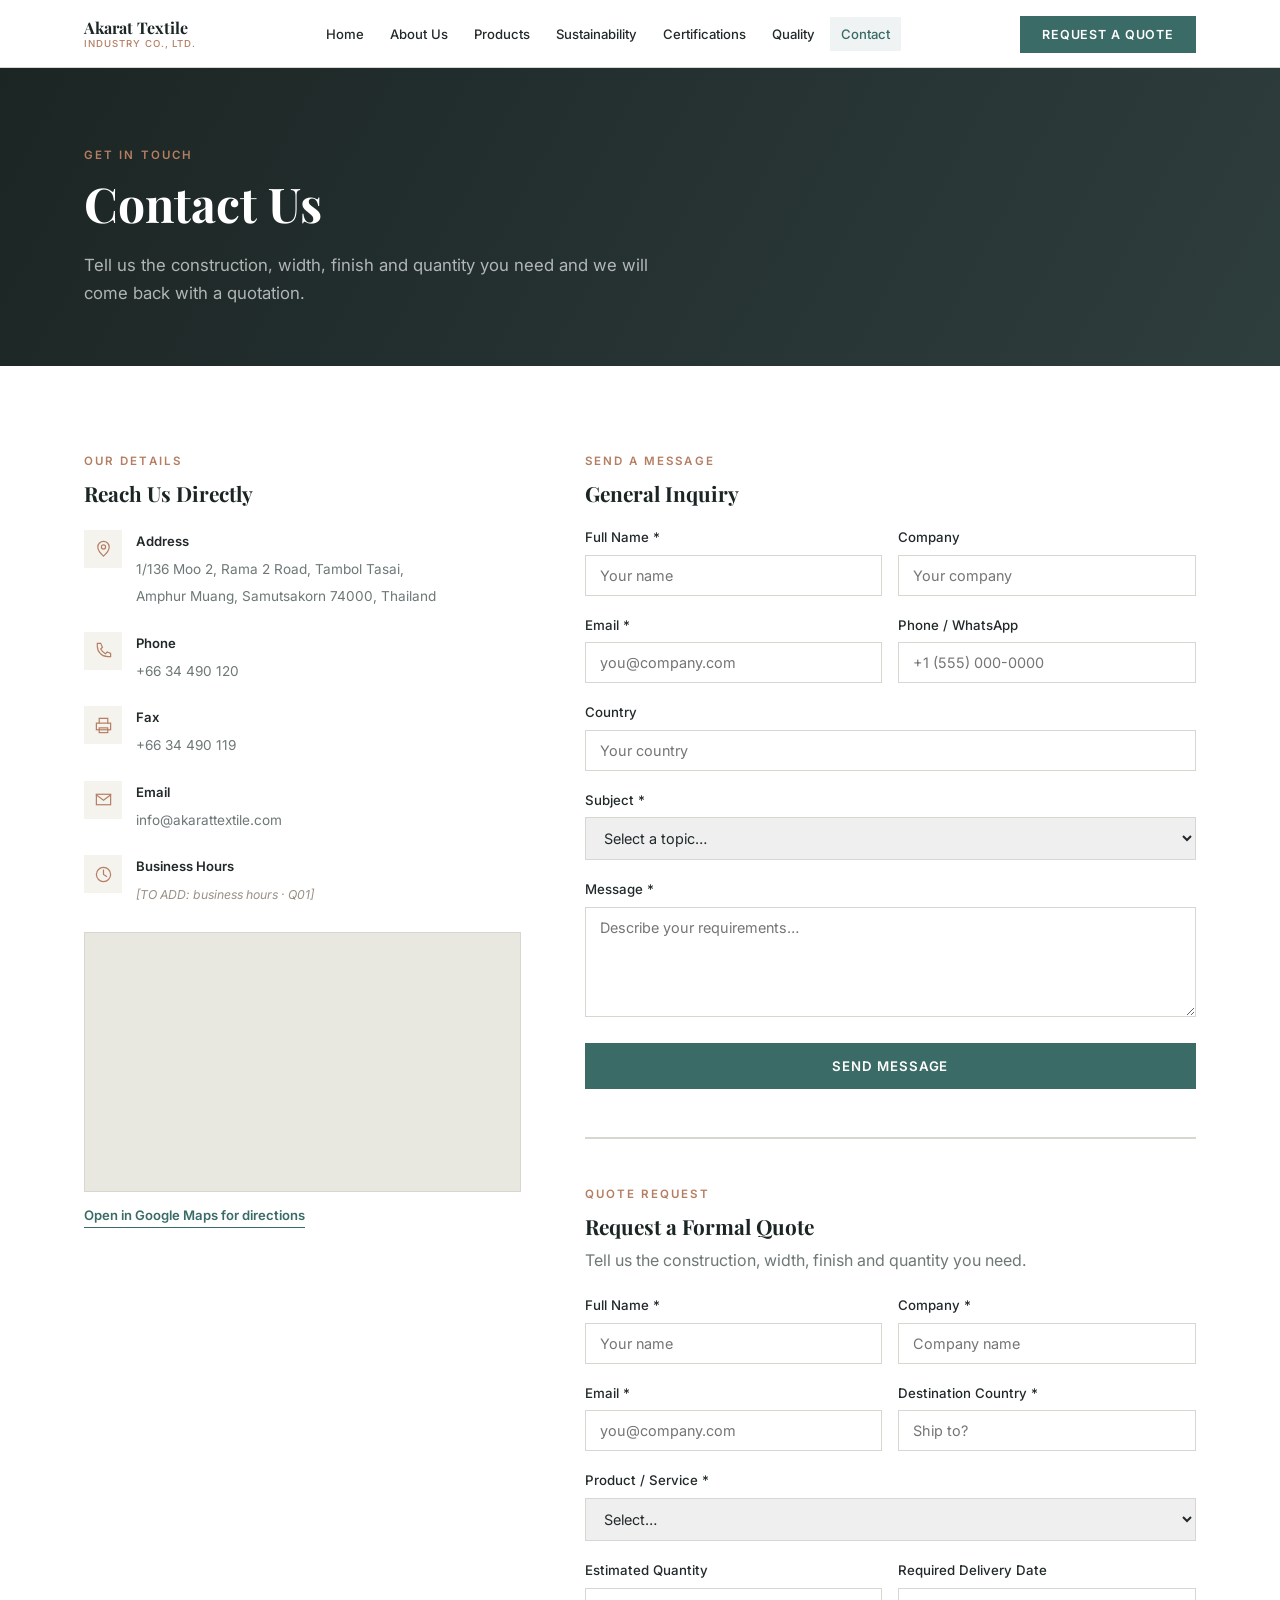
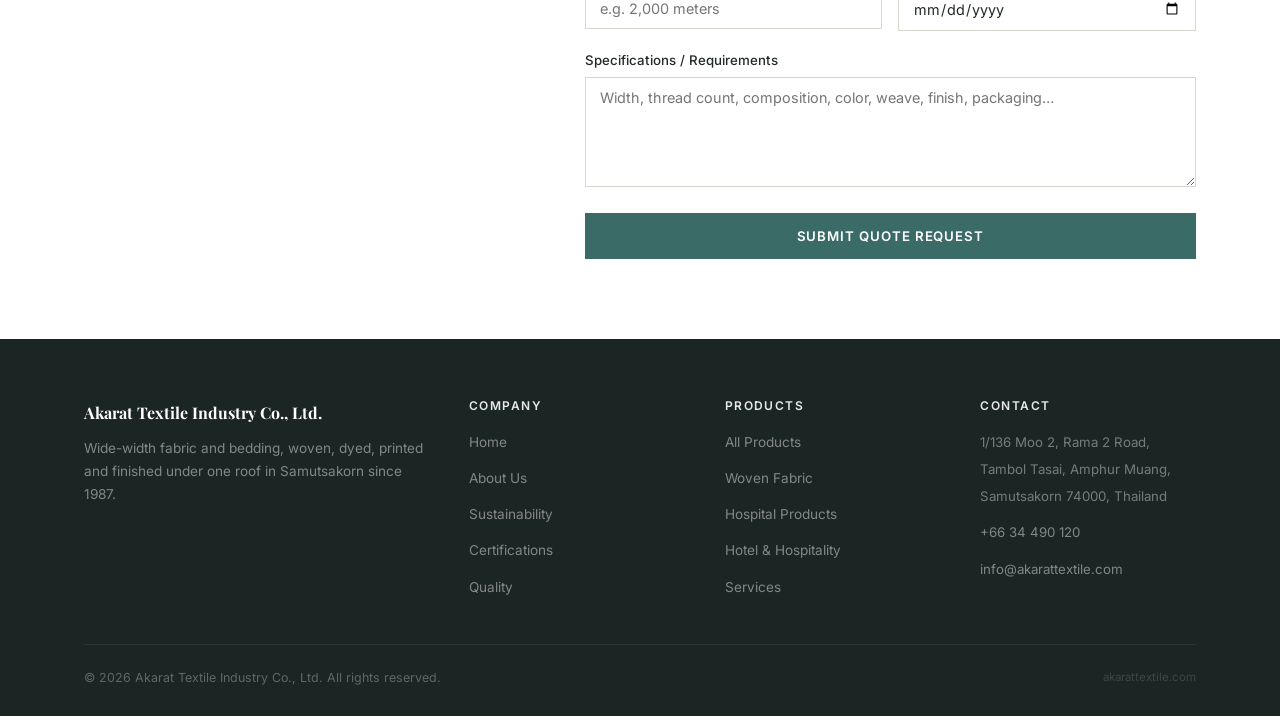
<file: contact.html>
<!DOCTYPE html>
<html lang="en">
<head>
<meta charset="UTF-8">
<meta name="viewport" content="width=device-width, initial-scale=1.0">
<title>Contact Akarat Textile | Samutsakorn, Thailand</title>
<meta name="description" content="Request a quotation for wide-width fabric or bedding. Akarat Textile Industry Co., Ltd., Samutsakorn Industrial Estate, Thailand. Tel +66 34 490 120.">
<link rel="canonical" href="https://www.akarattextile.com/contact.html">

<meta property="og:type" content="website">
<meta property="og:site_name" content="Akarat Textile Industry Co., Ltd.">
<meta property="og:title" content="Contact Akarat Textile | Samutsakorn, Thailand">
<meta property="og:description" content="Request a quotation for wide-width fabric or bedding. Akarat Textile Industry Co., Ltd., Samutsakorn Industrial Estate, Thailand. Tel +66 34 490 120.">
<meta property="og:url" content="https://www.akarattextile.com/contact.html">
<meta property="og:image" content="https://www.akarattextile.com/images/site/weaving-hall-2.jpg">
<meta name="twitter:card" content="summary_large_image">

<link rel="icon" href="assets/favicon.svg" type="image/svg+xml">
<link rel="apple-touch-icon" href="assets/favicon.svg">

<link rel="preconnect" href="https://fonts.googleapis.com">
<link rel="preconnect" href="https://fonts.gstatic.com" crossorigin>
<link href="https://fonts.googleapis.com/css2?family=Playfair+Display:ital,wght@0,400;0,600;0,700;1,400&family=Inter:wght@300;400;500;600&display=swap" rel="stylesheet">
<link rel="stylesheet" href="assets/styles.css?v=20261121d">
</head>
<body>

<nav class="site-nav">
  <div class="wrap nav-inner">

    <button class="nav-logo" onclick="navigate('home')" style="background:none;border:none;text-align:left;">
      <strong>Akarat Textile</strong>
      <span>Industry Co., Ltd.</span>
    </button>

    <div class="nav-links">
      <a href="index.html" class="nav-link" data-page="home"
         data-en="Home" data-th="หน้าหลัก">Home</a>
      <a href="about.html" class="nav-link" data-page="about"
         data-en="About Us" data-th="เกี่ยวกับเรา">About Us</a>
      <div class="nav-drop">
        <a href="products.html" class="nav-link" data-page="products"
           data-en="Products" data-th="ผลิตภัณฑ์">Products</a>
        <div class="nav-menu">
          <a href="products.html#digital" data-en="Digital Printing" data-th="การพิมพ์ดิจิทัล">Digital Printing</a>
          <a href="products.html#raw" data-en="Raw &amp; Greige Fabric" data-th="ผ้าดิบ">Raw &amp; Greige Fabric</a>
          <a href="products.html#finished" data-en="Finished Fabric" data-th="ผ้าสำเร็จ">Finished Fabric</a>
          <a href="products.html#woven" data-en="Woven Fabric" data-th="ผ้าทอตามโครงสร้าง">Woven Fabric</a>
          <a href="products.html#composition" data-en="Fabric by Composition" data-th="ผ้าตามส่วนประกอบ">Fabric by Composition</a>
          <a href="products.html#functional" data-en="Functional Fabrics" data-th="ผ้าฟังก์ชั่นและพิเศษ">Functional Fabrics</a>
          <a href="products.html#hospital" data-en="Hospital Products" data-th="ผลิตภัณฑ์สำหรับโรงพยาบาล">Hospital Products</a>
          <a href="products.html#hotel" data-en="Hotel &amp; Hospitality" data-th="ผลิตภัณฑ์โรงแรมและการบริการ">Hotel &amp; Hospitality</a>
          <div class="nav-menu-sep"></div>
          <a href="products.html#services" data-en="Commission Dyeing &amp; Printing" data-th="บริการย้อมและพิมพ์ตามสั่ง">Commission Dyeing &amp; Printing</a>
        </div>
      </div>
      <a href="sustainability.html" class="nav-link" data-page="sustainability"
         data-en="Sustainability" data-th="ความยั่งยืน">Sustainability</a>
      <a href="certifications.html" class="nav-link" data-page="certifications"
         data-en="Certifications" data-th="การรับรอง">Certifications</a>
      <a href="quality.html" class="nav-link" data-page="quality"
         data-en="Quality" data-th="คุณภาพ">Quality</a>
      <a href="contact.html" class="nav-link active" data-page="contact"
         data-en="Contact" data-th="ติดต่อเรา">Contact</a>
    </div>

    <div class="nav-right">
      <!-- Thai toggle hidden until Thai copy is written - see PRE-LAUNCH.md
      <button class="lang-btn" id="lang-btn" onclick="toggleLang()">ภาษาไทย</button> -->
      <button class="btn btn-accent btn-sm" onclick="navigate('contact')"
              data-en="Request a Quote" data-th="ขอใบเสนอราคา">Request a Quote</button>
      <button class="hamburger" id="hamburger" onclick="toggleMobile()" aria-label="Menu">
        <span></span><span></span><span></span>
      </button>
    </div>

  </div>
</nav>

<!-- Mobile menu -->
<div class="mobile-menu" id="mobile-menu">
  <a href="index.html" class="nav-link" data-page="home" data-en="Home" data-th="หน้าหลัก">Home</a>
  <a href="about.html" class="nav-link" data-page="about" data-en="About Us" data-th="เกี่ยวกับเรา">About Us</a>
  <a href="products.html" class="nav-link" data-page="products" data-en="Products" data-th="ผลิตภัณฑ์">Products</a>
  <div class="mobile-sub">
    <a href="products.html#digital" data-en="Digital Printing" data-th="การพิมพ์ดิจิทัล">Digital Printing</a>
    <a href="products.html#raw" data-en="Raw &amp; Greige Fabric" data-th="ผ้าดิบ">Raw &amp; Greige Fabric</a>
    <a href="products.html#finished" data-en="Finished Fabric" data-th="ผ้าสำเร็จ">Finished Fabric</a>
    <a href="products.html#woven" data-en="Woven Fabric" data-th="ผ้าทอตามโครงสร้าง">Woven Fabric</a>
    <a href="products.html#composition" data-en="Fabric by Composition" data-th="ผ้าตามส่วนประกอบ">Fabric by Composition</a>
    <a href="products.html#functional" data-en="Functional Fabrics" data-th="ผ้าฟังก์ชั่นและพิเศษ">Functional Fabrics</a>
    <a href="products.html#hospital" data-en="Hospital Products" data-th="ผลิตภัณฑ์สำหรับโรงพยาบาล">Hospital Products</a>
    <a href="products.html#hotel" data-en="Hotel &amp; Hospitality" data-th="ผลิตภัณฑ์โรงแรมและการบริการ">Hotel &amp; Hospitality</a>
    <a href="products.html#services" data-en="Commission Dyeing &amp; Printing" data-th="บริการย้อมและพิมพ์ตามสั่ง">Commission Dyeing &amp; Printing</a>
  </div>
  <a href="sustainability.html" class="nav-link" data-page="sustainability" data-en="Sustainability" data-th="ความยั่งยืน">Sustainability</a>
  <a href="certifications.html" class="nav-link" data-page="certifications" data-en="Certifications" data-th="การรับรอง">Certifications</a>
  <a href="quality.html" class="nav-link" data-page="quality" data-en="Quality" data-th="คุณภาพ">Quality</a>
  <a href="contact.html" class="nav-link active" data-page="contact" data-en="Contact" data-th="ติดต่อเรา">Contact</a>
  <button class="btn btn-accent" onclick="navigate('contact')" data-en="Request a Quote" data-th="ขอใบเสนอราคา">Request a Quote</button>
</div>

<!-- Thai notice hidden until Thai copy is written -->

<section class="page-hero">
    <div class="wrap">
      <span class="eyebrow" data-en="Get in Touch" data-th="ติดต่อเรา">Get in Touch</span>
      <h1 data-en="Contact Us" data-th="ติดต่อเรา">Contact Us</h1>
      <p data-en="Tell us the construction, width, finish and quantity you need and we will come back with a quotation." data-th="[ภาษาไทย: คำบรรยายหน้า]">
        Tell us the construction, width, finish and quantity you need and we will come back with a quotation.
      </p>
    </div>
  </section>

  <section class="section">
    <div class="wrap">
      <div class="contact-grid">

        <!-- LEFT: Contact Info -->
        <div>
          <span class="eyebrow">Our Details</span>
          <h3 style="margin-bottom:24px;" data-en="Reach Us Directly" data-th="ติดต่อเราโดยตรง">Reach Us Directly</h3>

          <div class="contact-detail">
            <div class="cd-icon"><svg class="ico" viewBox="0 0 20 20" aria-hidden="true"><path d="M10 18s6-5.2 6-9.5A6 6 0 0 0 4 8.5C4 12.8 10 18 10 18Z"/><circle cx="10" cy="8.4" r="2.2"/></svg></div>
            <div>
              <span class="cd-label">Address</span>
              <span class="cd-val">1/136 Moo 2, Rama 2 Road, Tambol Tasai,<br>Amphur Muang, Samutsakorn 74000, Thailand</span>
            </div>
          </div>
          <div class="contact-detail">
            <div class="cd-icon"><svg class="ico" viewBox="0 0 20 20" aria-hidden="true"><path d="M7 2.5H3.5v3c0 6.1 4.9 11 11 11h3V13l-3.6-1.4-1.9 1.9a13.4 13.4 0 0 1-5-5l1.9-1.9L7 2.5Z"/></svg></div>
            <div>
              <span class="cd-label">Phone</span>
              <a class="cd-val" href="tel:+6634490120">+66 34 490 120</a>
            </div>
          </div>
          <div class="contact-detail">
            <div class="cd-icon"><svg class="ico" viewBox="0 0 20 20" aria-hidden="true"><path d="M5.5 7.5v-5h9v5"/><rect x="2.5" y="7.5" width="15" height="7"/><rect x="5.5" y="12.5" width="9" height="5"/></svg></div>
            <div>
              <span class="cd-label">Fax</span>
              <span class="cd-val">+66 34 490 119</span>
            </div>
          </div>
          <div class="contact-detail">
            <div class="cd-icon"><svg class="ico" viewBox="0 0 20 20" aria-hidden="true"><rect x="2.5" y="4.5" width="15" height="11"/><path d="m2.5 5.2 7.5 5.6 7.5-5.6"/></svg></div>
            <div>
              <span class="cd-label">Email</span>
              <a class="cd-val" href="mailto:info@akarattextile.com">info@akarattextile.com</a>
            </div>
          </div>
          <div class="contact-detail">
            <div class="cd-icon"><svg class="ico" viewBox="0 0 20 20" aria-hidden="true"><circle cx="10" cy="10" r="7.5"/><path d="M10 5.3V10l3.2 2"/></svg></div>
            <div>
              <span class="cd-label">Business Hours</span>
              <span class="cd-val"><span class="to-add">[TO ADD: business hours · Q01]</span></span>
            </div>
          </div>

          <div class="map-embed">
            <iframe
              src="https://www.google.com/maps?q=Akarat+Textile+Industry+Co.,+Ltd.,13.5491262,100.2176046&amp;hl=en&amp;z=16&amp;output=embed"
              title="Akarat Textile Industry on Google Maps"
              loading="lazy" referrerpolicy="no-referrer-when-downgrade"
              allowfullscreen></iframe>
          </div>
          <a class="map-link" href="https://maps.app.goo.gl/rt9FzYbJ1Bnccpyq7"
             target="_blank" rel="noopener"
             data-en="Open in Google Maps for directions" data-th="เปิดใน Google Maps">Open in Google Maps for directions</a>
        </div>

        <!-- RIGHT: Forms -->
        <div>
          <!-- General Inquiry Form -->
          <span class="eyebrow">Send a Message</span>
          <h3 style="margin-bottom:20px;" data-en="General Inquiry" data-th="สอบถามทั่วไป">General Inquiry</h3>
          <div id="form1-success" class="form-success">
            Message sent! We'll get back to you within 24 hours.
          </div>
          <form id="form-general" novalidate style="margin-bottom:0;">
            <div class="form-row">
              <div class="form-group">
                <label>Full Name *</label>
                <input type="text" name="name" placeholder="Your name" required>
              </div>
              <div class="form-group">
                <label>Company</label>
                <input type="text" name="company" placeholder="Your company">
              </div>
            </div>
            <div class="form-row">
              <div class="form-group">
                <label>Email *</label>
                <input type="email" name="email" placeholder="you@company.com" required>
              </div>
              <div class="form-group">
                <label>Phone / WhatsApp</label>
                <input type="tel" name="phone" placeholder="+1 (555) 000-0000">
              </div>
            </div>
            <div class="form-group">
              <label>Country</label>
              <input type="text" name="country" placeholder="Your country">
            </div>
            <div class="form-group">
              <label>Subject *</label>
              <select name="subject" required>
                <option value="" disabled selected>Select a topic…</option>
                <option>Product Inquiry</option>
                <option>Request a Quote</option>
                <option>Request a Sample</option>
                <option>Commissioned Dyeing</option>
                <option>Commissioned Printing</option>
                <option>Other</option>
              </select>
            </div>
            <div class="form-group">
              <label>Message *</label>
              <textarea name="message" placeholder="Describe your requirements…" required></textarea>
            </div>
            <button type="submit" class="btn btn-accent" style="width:100%;"
                    data-en="Send Message" data-th="ส่งข้อความ">Send Message</button>
          </form>

          <!-- Quote Form -->
          <div class="quote-divider" id="quote">
            <span class="eyebrow">Quote Request</span>
            <h3 style="margin-bottom:8px;" data-en="Request a Formal Quote" data-th="ขอใบเสนอราคา">Request a Formal Quote</h3>
            <p style="margin-bottom:20px;">Tell us the construction, width, finish and quantity you need.</p>
            <div id="form2-success" class="form-success">
              Quote request submitted! We'll send your quotation within 1 business day.
            </div>
            <form id="form-quote" novalidate>
              <div class="form-row">
                <div class="form-group">
                  <label>Full Name *</label>
                  <input type="text" name="q_name" placeholder="Your name" required>
                </div>
                <div class="form-group">
                  <label>Company *</label>
                  <input type="text" name="q_company" placeholder="Company name" required>
                </div>
              </div>
              <div class="form-row">
                <div class="form-group">
                  <label>Email *</label>
                  <input type="email" name="q_email" placeholder="you@company.com" required>
                </div>
                <div class="form-group">
                  <label>Destination Country *</label>
                  <input type="text" name="q_country" placeholder="Ship to?" required>
                </div>
              </div>
              <div class="form-group">
                <label>Product / Service *</label>
                <select name="q_product" required>
                  <option value="" disabled selected>Select…</option>
                  <option>Raw / Greige Fabric</option>
                  <option>Dyed Fabric</option>
                  <option>Printed Fabric (Reactive Digital)</option>
                  <option>Printed Fabric (Sublimation)</option>
                  <option>Woven Fabric: Plain</option>
                  <option>Woven Fabric: Twill</option>
                  <option>Woven Fabric: Satin</option>
                  <option>Woven Fabric: Dobby</option>
                  <option>Woven Fabric: Jacquard</option>
                  <option>Specialty / Functional Fabric</option>
                  <option>Hospital Products</option>
                  <option>Hotel &amp; Hospitality Products</option>
                  <option>Commissioned Dyeing (Service)</option>
                  <option>Commissioned Printing (Service)</option>
                  <option>Other / Custom</option>
                </select>
              </div>
              <div class="form-row">
                <div class="form-group">
                  <label>Estimated Quantity</label>
                  <input type="text" name="q_qty" placeholder="e.g. 2,000 meters">
                </div>
                <div class="form-group">
                  <label>Required Delivery Date</label>
                  <input type="date" name="q_date">
                </div>
              </div>
              <div class="form-group">
                <label>Specifications / Requirements</label>
                <textarea name="q_specs" placeholder="Width, thread count, composition, color, weave, finish, packaging…"></textarea>
              </div>
              <button type="submit" class="btn btn-accent" style="width:100%;"
                      data-en="Submit Quote Request" data-th="ส่งคำขอใบเสนอราคา">Submit Quote Request</button>
            </form>
          </div>
        </div>

      </div>
    </div>
  </section>



<!-- ================================================================
     FOOTER
     ================================================================ -->

<footer class="site-footer">
  <div class="wrap">
    <div class="footer-grid">
      <div class="footer-brand">
        <div class="footer-brand-name">Akarat Textile Industry Co., Ltd.</div>
        <p>Wide-width fabric and bedding, woven, dyed, printed and finished under one roof in Samutsakorn since 1987.</p>
      </div>
      <div class="footer-col">
        <h4 data-en="Company" data-th="บริษัท">Company</h4>
        <ul>
          <li><a href="index.html" data-en="Home" data-th="หน้าหลัก">Home</a></li>
          <li><a href="about.html" data-en="About Us" data-th="เกี่ยวกับเรา">About Us</a></li>
          <li><a href="sustainability.html" data-en="Sustainability" data-th="ความยั่งยืน">Sustainability</a></li>
          <li><a href="certifications.html" data-en="Certifications" data-th="การรับรอง">Certifications</a></li>
          <li><a href="quality.html" data-en="Quality" data-th="คุณภาพ">Quality</a></li>
        </ul>
      </div>
      <div class="footer-col">
        <h4 data-en="Products" data-th="ผลิตภัณฑ์">Products</h4>
        <ul>
          <li><a href="products.html" data-en="All Products" data-th="ผลิตภัณฑ์ทั้งหมด">All Products</a></li>
          <li><a href="products.html" data-en="Woven Fabric" data-th="ผ้าทอ">Woven Fabric</a></li>
          <li><a href="products.html" data-en="Hospital Products" data-th="ผลิตภัณฑ์โรงพยาบาล">Hospital Products</a></li>
          <li><a href="products.html" data-en="Hotel &amp; Hospitality" data-th="โรงแรมและการบริการ">Hotel &amp; Hospitality</a></li>
          <li><a href="products.html" data-en="Services" data-th="บริการ">Services</a></li>
        </ul>
      </div>
      <div class="footer-col">
        <h4 data-en="Contact" data-th="ติดต่อ">Contact</h4>
        <ul>
          <li><span style="color:rgba(255,255,255,.4);font-size:.83rem;">1/136 Moo 2, Rama 2 Road, Tambol Tasai, Amphur Muang, Samutsakorn 74000, Thailand</span></li>
          <li><a href="tel:+6634490120" style="font-size:.83rem;">+66 34 490 120</a></li>
          <li><a href="mailto:info@akarattextile.com" style="font-size:.83rem;">info@akarattextile.com</a></li>
        </ul>
      </div>
    </div>
    <div class="footer-bottom">
      <span>© <span id="yr"></span> Akarat Textile Industry Co., Ltd. All rights reserved.</span>
      <span style="font-size:.72rem;opacity:.5;">akarattextile.com</span>
    </div>
  </div>
</footer>

<script src="assets/site.js?v=20261121d"></script>
</body>
</html>
</file>
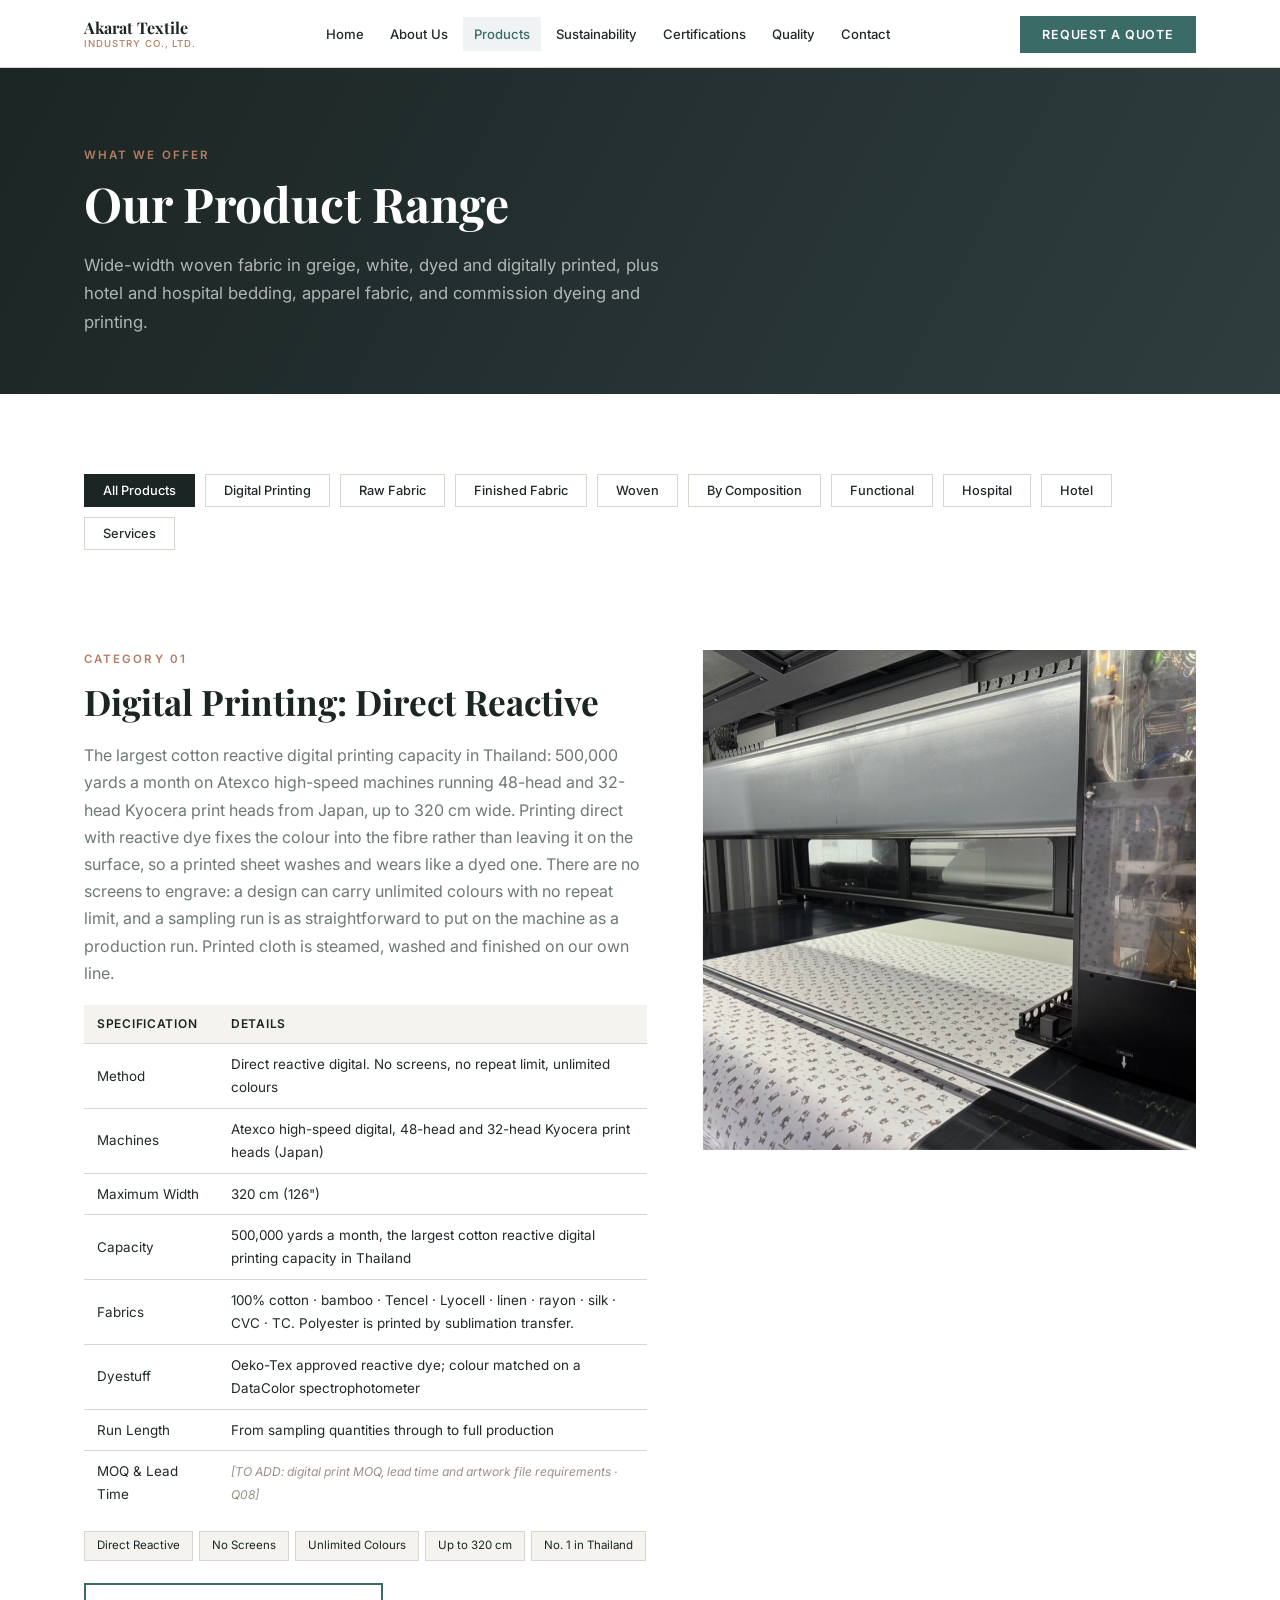
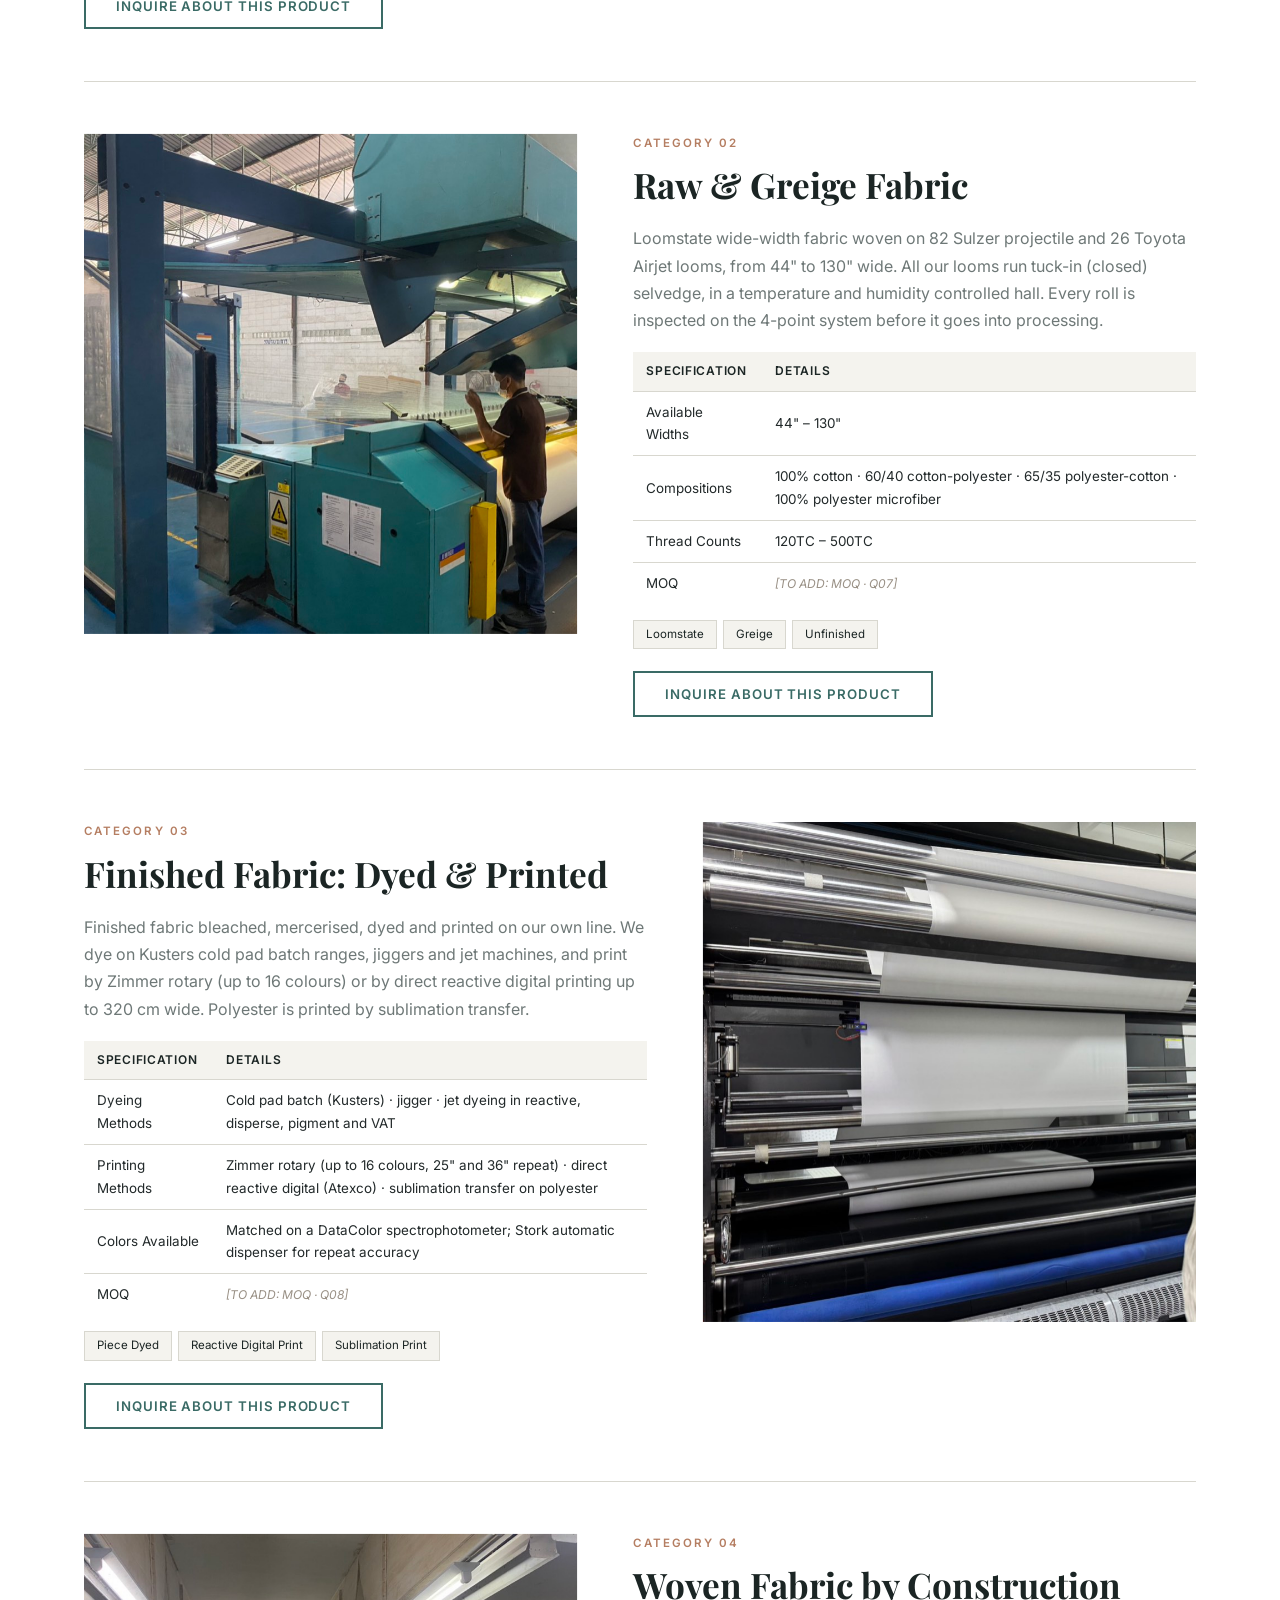
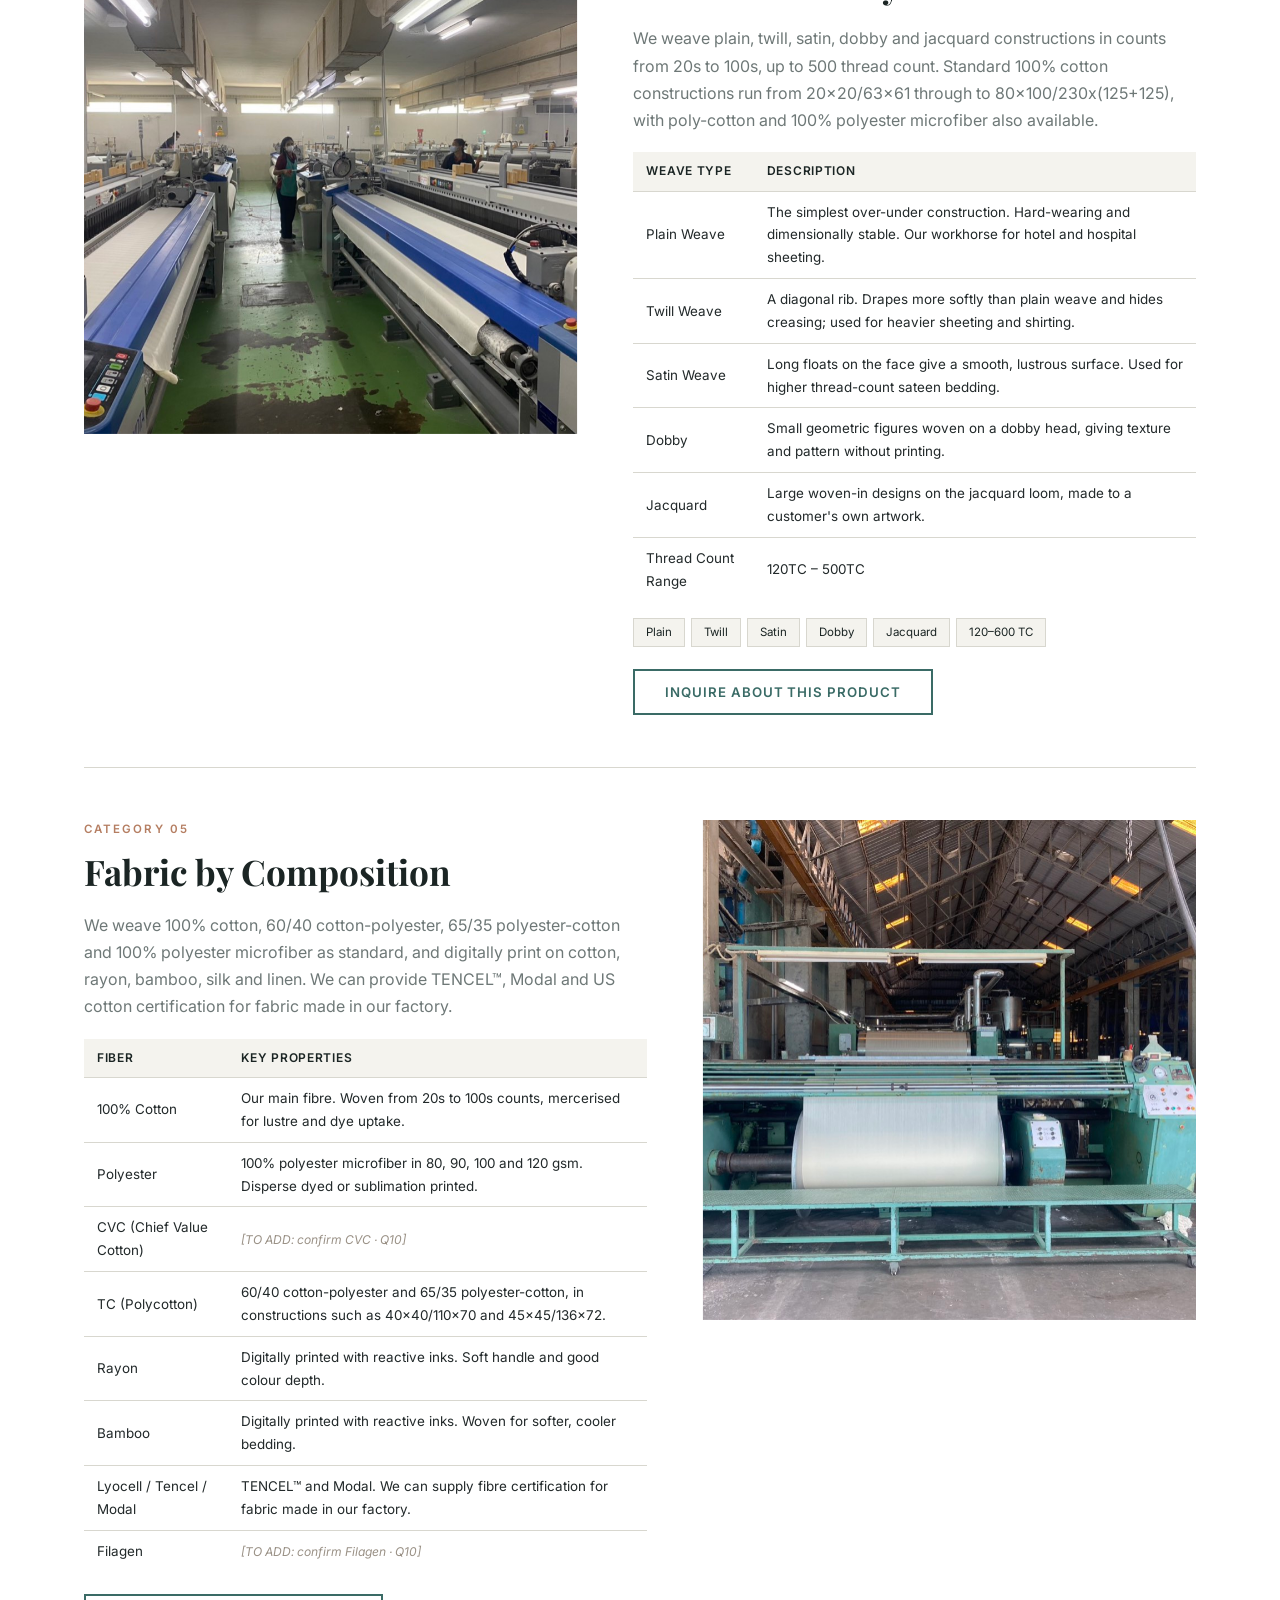
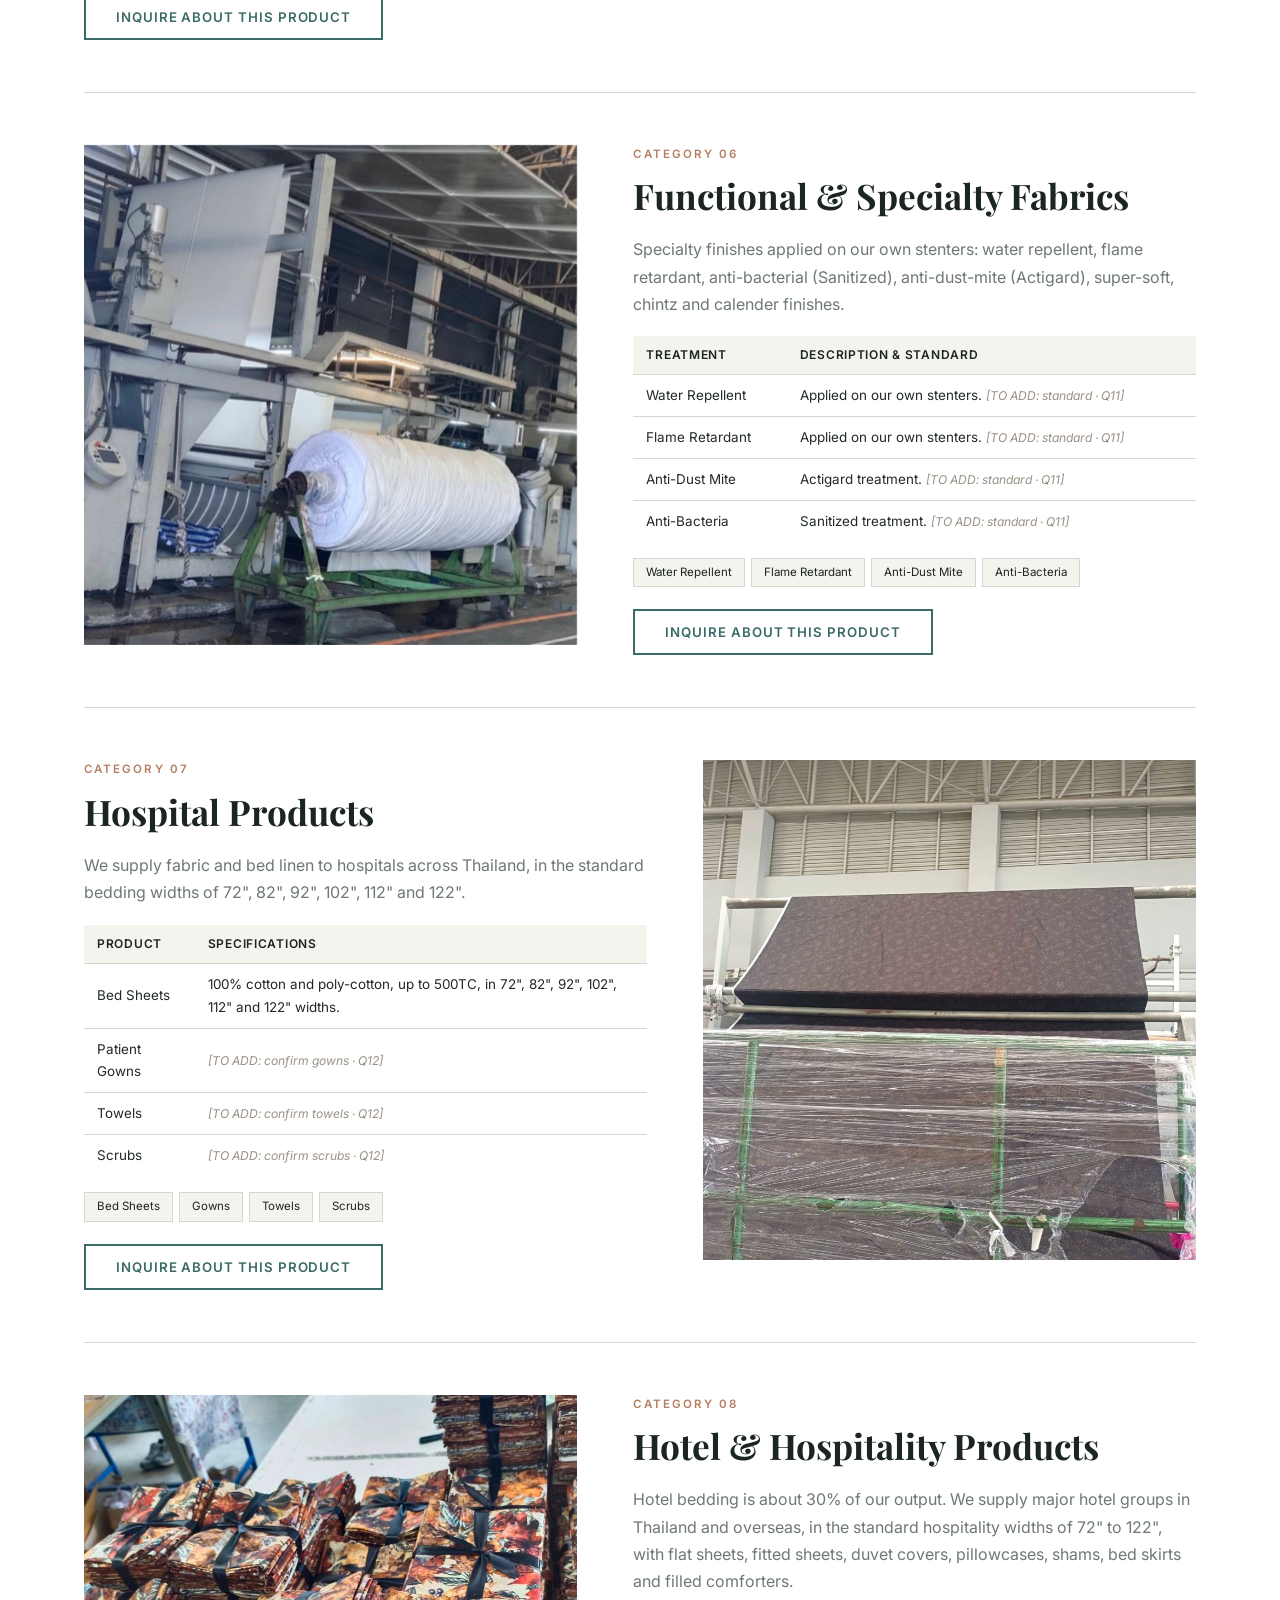
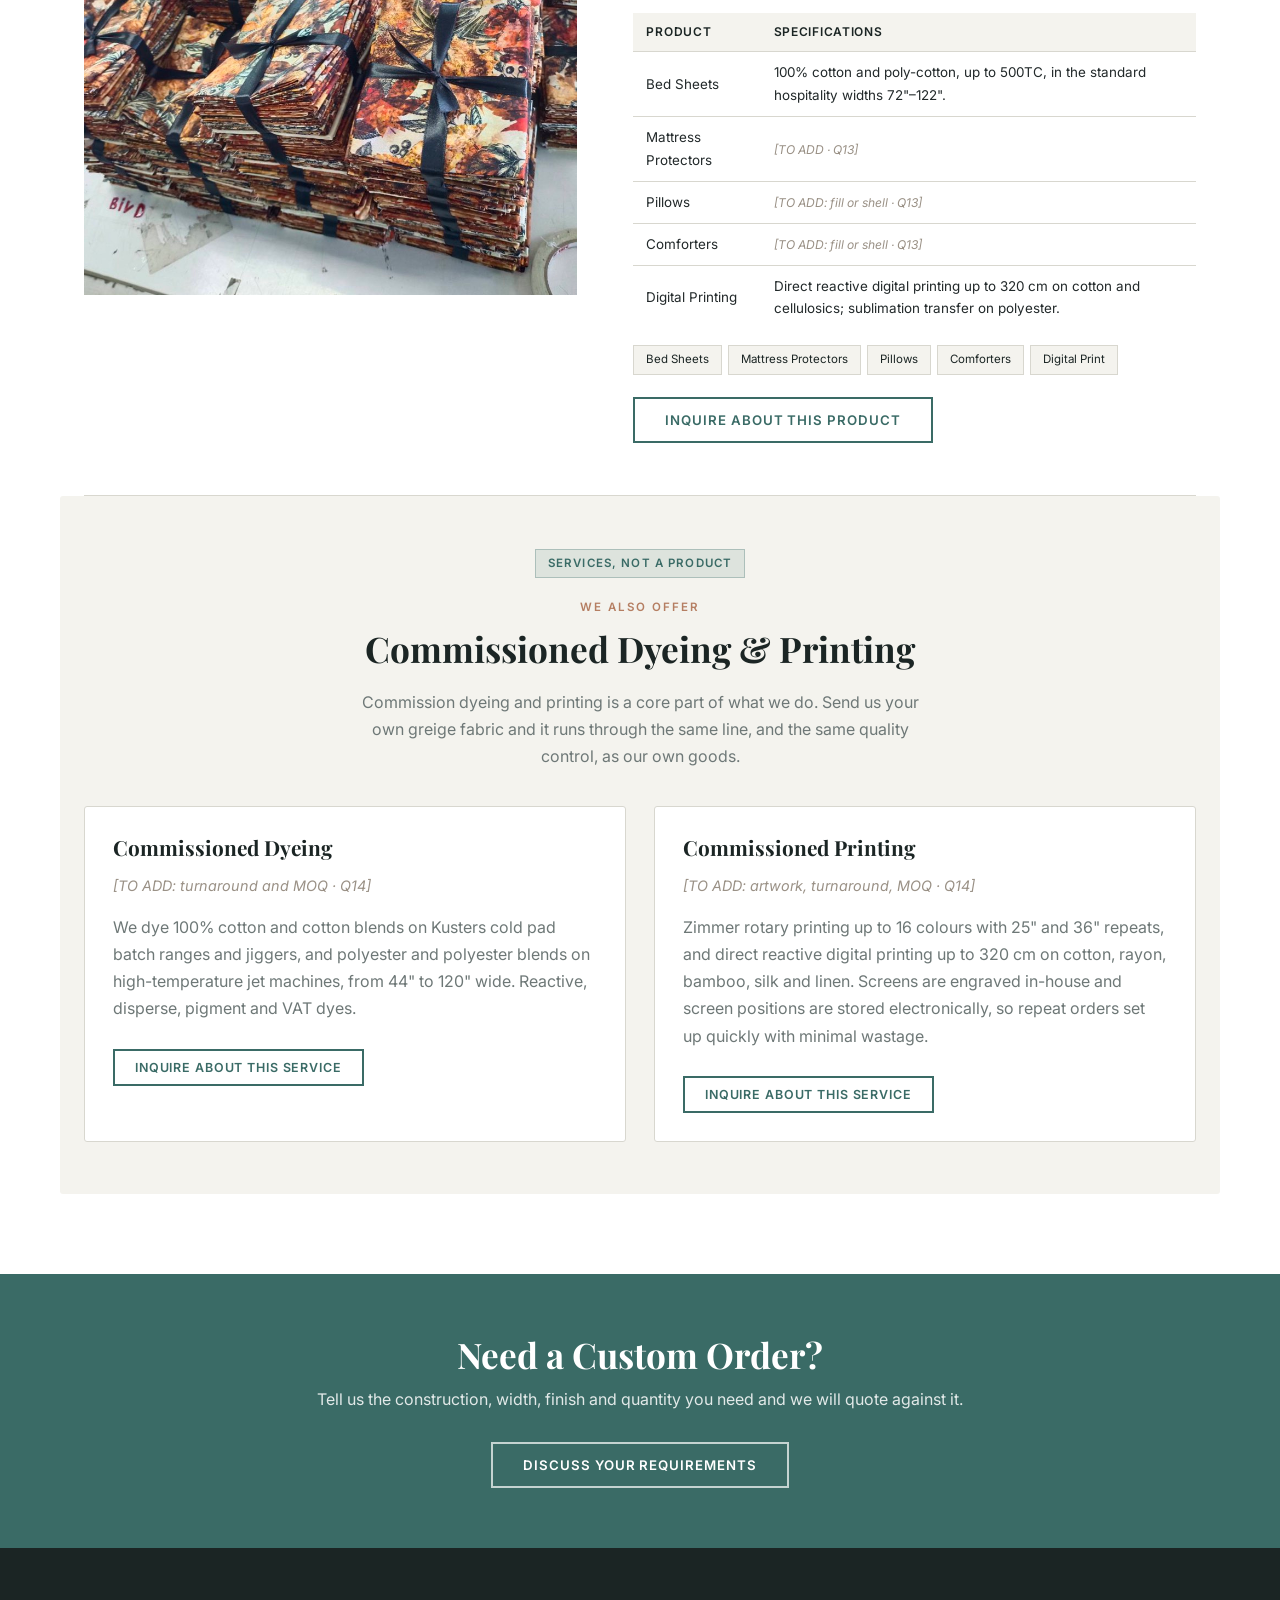
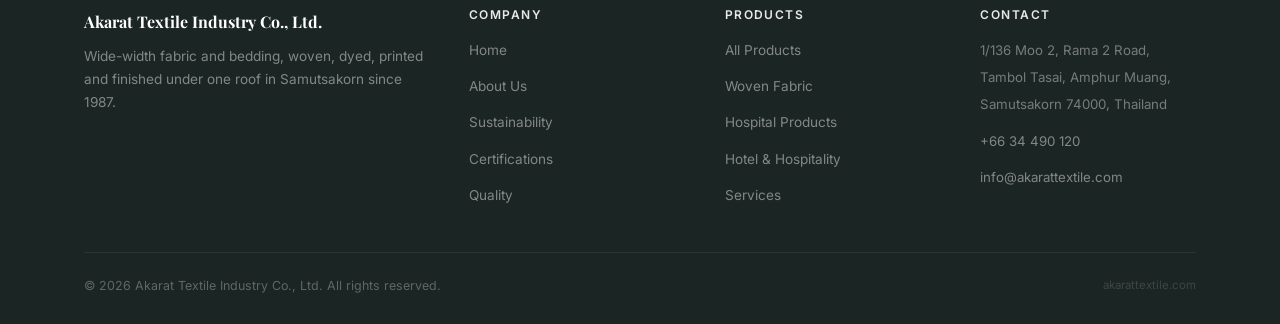
<file: products.html>
<!DOCTYPE html>
<html lang="en">
<head>
<meta charset="UTF-8">
<meta name="viewport" content="width=device-width, initial-scale=1.0">
<title>Products: Wide-Width Fabric, Hotel &amp; Hospital Bedding | Akarat Textile</title>
<meta name="description" content="Thailand&#39;s largest cotton reactive digital printing capacity: 500,000 yards a month, up to 320 cm wide. Greige, white, dyed and printed wide-width fabric from 44&quot; to 130&quot;, plus hotel and hospital bedding and commission dyeing and printing.">
<link rel="canonical" href="https://www.akarattextile.com/products.html">

<meta property="og:type" content="website">
<meta property="og:site_name" content="Akarat Textile Industry Co., Ltd.">
<meta property="og:title" content="Products: Wide-Width Fabric, Hotel &amp; Hospital Bedding | Akarat Textile">
<meta property="og:description" content="Thailand&#39;s largest cotton reactive digital printing capacity: 500,000 yards a month, up to 320 cm wide. Greige, white, dyed and printed wide-width fabric from 44&quot; to 130&quot;, plus hotel and hospital bedding and commission dyeing and printing.">
<meta property="og:url" content="https://www.akarattextile.com/products.html">
<meta property="og:image" content="https://www.akarattextile.com/images/site/weaving-hall-2.jpg">
<meta name="twitter:card" content="summary_large_image">

<link rel="icon" href="assets/favicon.svg" type="image/svg+xml">
<link rel="apple-touch-icon" href="assets/favicon.svg">

<link rel="preconnect" href="https://fonts.googleapis.com">
<link rel="preconnect" href="https://fonts.gstatic.com" crossorigin>
<link href="https://fonts.googleapis.com/css2?family=Playfair+Display:ital,wght@0,400;0,600;0,700;1,400&family=Inter:wght@300;400;500;600&display=swap" rel="stylesheet">
<link rel="stylesheet" href="assets/styles.css?v=20261121d">
</head>
<body>

<nav class="site-nav">
  <div class="wrap nav-inner">

    <button class="nav-logo" onclick="navigate('home')" style="background:none;border:none;text-align:left;">
      <strong>Akarat Textile</strong>
      <span>Industry Co., Ltd.</span>
    </button>

    <div class="nav-links">
      <a href="index.html" class="nav-link" data-page="home"
         data-en="Home" data-th="หน้าหลัก">Home</a>
      <a href="about.html" class="nav-link" data-page="about"
         data-en="About Us" data-th="เกี่ยวกับเรา">About Us</a>
      <div class="nav-drop">
        <a href="products.html" class="nav-link active" data-page="products"
           data-en="Products" data-th="ผลิตภัณฑ์">Products</a>
        <div class="nav-menu">
          <a href="products.html#digital" data-en="Digital Printing" data-th="การพิมพ์ดิจิทัล">Digital Printing</a>
          <a href="products.html#raw" data-en="Raw &amp; Greige Fabric" data-th="ผ้าดิบ">Raw &amp; Greige Fabric</a>
          <a href="products.html#finished" data-en="Finished Fabric" data-th="ผ้าสำเร็จ">Finished Fabric</a>
          <a href="products.html#woven" data-en="Woven Fabric" data-th="ผ้าทอตามโครงสร้าง">Woven Fabric</a>
          <a href="products.html#composition" data-en="Fabric by Composition" data-th="ผ้าตามส่วนประกอบ">Fabric by Composition</a>
          <a href="products.html#functional" data-en="Functional Fabrics" data-th="ผ้าฟังก์ชั่นและพิเศษ">Functional Fabrics</a>
          <a href="products.html#hospital" data-en="Hospital Products" data-th="ผลิตภัณฑ์สำหรับโรงพยาบาล">Hospital Products</a>
          <a href="products.html#hotel" data-en="Hotel &amp; Hospitality" data-th="ผลิตภัณฑ์โรงแรมและการบริการ">Hotel &amp; Hospitality</a>
          <div class="nav-menu-sep"></div>
          <a href="products.html#services" data-en="Commission Dyeing &amp; Printing" data-th="บริการย้อมและพิมพ์ตามสั่ง">Commission Dyeing &amp; Printing</a>
        </div>
      </div>
      <a href="sustainability.html" class="nav-link" data-page="sustainability"
         data-en="Sustainability" data-th="ความยั่งยืน">Sustainability</a>
      <a href="certifications.html" class="nav-link" data-page="certifications"
         data-en="Certifications" data-th="การรับรอง">Certifications</a>
      <a href="quality.html" class="nav-link" data-page="quality"
         data-en="Quality" data-th="คุณภาพ">Quality</a>
      <a href="contact.html" class="nav-link" data-page="contact"
         data-en="Contact" data-th="ติดต่อเรา">Contact</a>
    </div>

    <div class="nav-right">
      <!-- Thai toggle hidden until Thai copy is written - see PRE-LAUNCH.md
      <button class="lang-btn" id="lang-btn" onclick="toggleLang()">ภาษาไทย</button> -->
      <button class="btn btn-accent btn-sm" onclick="navigate('contact')"
              data-en="Request a Quote" data-th="ขอใบเสนอราคา">Request a Quote</button>
      <button class="hamburger" id="hamburger" onclick="toggleMobile()" aria-label="Menu">
        <span></span><span></span><span></span>
      </button>
    </div>

  </div>
</nav>

<!-- Mobile menu -->
<div class="mobile-menu" id="mobile-menu">
  <a href="index.html" class="nav-link" data-page="home" data-en="Home" data-th="หน้าหลัก">Home</a>
  <a href="about.html" class="nav-link" data-page="about" data-en="About Us" data-th="เกี่ยวกับเรา">About Us</a>
  <a href="products.html" class="nav-link active" data-page="products" data-en="Products" data-th="ผลิตภัณฑ์">Products</a>
  <div class="mobile-sub">
    <a href="products.html#digital" data-en="Digital Printing" data-th="การพิมพ์ดิจิทัล">Digital Printing</a>
    <a href="products.html#raw" data-en="Raw &amp; Greige Fabric" data-th="ผ้าดิบ">Raw &amp; Greige Fabric</a>
    <a href="products.html#finished" data-en="Finished Fabric" data-th="ผ้าสำเร็จ">Finished Fabric</a>
    <a href="products.html#woven" data-en="Woven Fabric" data-th="ผ้าทอตามโครงสร้าง">Woven Fabric</a>
    <a href="products.html#composition" data-en="Fabric by Composition" data-th="ผ้าตามส่วนประกอบ">Fabric by Composition</a>
    <a href="products.html#functional" data-en="Functional Fabrics" data-th="ผ้าฟังก์ชั่นและพิเศษ">Functional Fabrics</a>
    <a href="products.html#hospital" data-en="Hospital Products" data-th="ผลิตภัณฑ์สำหรับโรงพยาบาล">Hospital Products</a>
    <a href="products.html#hotel" data-en="Hotel &amp; Hospitality" data-th="ผลิตภัณฑ์โรงแรมและการบริการ">Hotel &amp; Hospitality</a>
    <a href="products.html#services" data-en="Commission Dyeing &amp; Printing" data-th="บริการย้อมและพิมพ์ตามสั่ง">Commission Dyeing &amp; Printing</a>
  </div>
  <a href="sustainability.html" class="nav-link" data-page="sustainability" data-en="Sustainability" data-th="ความยั่งยืน">Sustainability</a>
  <a href="certifications.html" class="nav-link" data-page="certifications" data-en="Certifications" data-th="การรับรอง">Certifications</a>
  <a href="quality.html" class="nav-link" data-page="quality" data-en="Quality" data-th="คุณภาพ">Quality</a>
  <a href="contact.html" class="nav-link" data-page="contact" data-en="Contact" data-th="ติดต่อเรา">Contact</a>
  <button class="btn btn-accent" onclick="navigate('contact')" data-en="Request a Quote" data-th="ขอใบเสนอราคา">Request a Quote</button>
</div>

<!-- Thai notice hidden until Thai copy is written -->

<section class="page-hero">
    <div class="wrap">
      <span class="eyebrow" data-en="What We Offer" data-th="สิ่งที่เรานำเสนอ">What We Offer</span>
      <h1 data-en="Our Product Range" data-th="ผลิตภัณฑ์ของเรา">Our Product Range</h1>
      <p data-en="Wide-width woven fabric in greige, white, dyed and digitally printed, plus hotel and hospital bedding, apparel fabric, and commission dyeing and printing." data-th="[ภาษาไทย]">
        Wide-width woven fabric in greige, white, dyed and digitally printed, plus hotel and hospital bedding, apparel fabric, and commission dyeing and printing.
      </p>
    </div>
  </section>

  <section class="section">
    <div class="wrap">


      <!-- Filter Bar -->
      <div class="filter-bar">
        <button class="filter-btn active" data-filter="all"
                data-en="All Products" data-th="ผลิตภัณฑ์ทั้งหมด">All Products</button>
        <button class="filter-btn" data-filter="digital"
                data-en="Digital Printing" data-th="การพิมพ์ดิจิทัล">Digital Printing</button>
        <button class="filter-btn" data-filter="raw"
                data-en="Raw Fabric" data-th="ผ้าดิบ">Raw Fabric</button>
        <button class="filter-btn" data-filter="finished"
                data-en="Finished Fabric" data-th="ผ้าสำเร็จ">Finished Fabric</button>
        <button class="filter-btn" data-filter="woven"
                data-en="Woven" data-th="ผ้าทอ">Woven</button>
        <button class="filter-btn" data-filter="composition"
                data-en="By Composition" data-th="ตามส่วนประกอบ">By Composition</button>
        <button class="filter-btn" data-filter="functional"
                data-en="Functional" data-th="ผ้าฟังก์ชั่น">Functional</button>
        <button class="filter-btn" data-filter="hospital"
                data-en="Hospital" data-th="โรงพยาบาล">Hospital</button>
        <button class="filter-btn" data-filter="hotel"
                data-en="Hotel" data-th="โรงแรม">Hotel</button>
        <button class="filter-btn" data-filter="services"
                data-en="Services" data-th="บริการ">Services</button>
      </div>

      <!-- 1. Digital Printing -->
      <div class="prod-section" id="digital" data-category="digital">
        <div class="prod-detail reverse">
          <div class="prod-detail-img ph-img" style="background-image:url('images/site/digital-printing-2.jpg');background-size:cover;background-position:center;"></div>
          <div class="prod-detail-body">
            <span class="eyebrow">Category 01</span>
            <h2 data-en="Digital Printing: Direct Reactive" data-th="การพิมพ์ดิจิทัล">Digital Printing: Direct Reactive</h2>
            <p>The largest cotton reactive digital printing capacity in Thailand: 500,000 yards a month on Atexco high-speed machines running 48-head and 32-head Kyocera print heads from Japan, up to 320&nbsp;cm wide. Printing direct with reactive dye fixes the colour into the fibre rather than leaving it on the surface, so a printed sheet washes and wears like a dyed one. There are no screens to engrave: a design can carry unlimited colours with no repeat limit, and a sampling run is as straightforward to put on the machine as a production run. Printed cloth is steamed, washed and finished on our own line.</p>
            <table class="spec-table">
              <tr><th>Specification</th><th>Details</th></tr>
              <tr><td>Method</td><td>Direct reactive digital. No screens, no repeat limit, unlimited colours</td></tr>
              <tr><td>Machines</td><td>Atexco high-speed digital, 48-head and 32-head Kyocera print heads (Japan)</td></tr>
              <tr><td>Maximum Width</td><td>320&nbsp;cm (126&quot;)</td></tr>
              <tr><td>Capacity</td><td>500,000 yards a month, the largest cotton reactive digital printing capacity in Thailand</td></tr>
              <tr><td>Fabrics</td><td>100% cotton &middot; bamboo &middot; Tencel &middot; Lyocell &middot; linen &middot; rayon &middot; silk &middot; CVC &middot; TC. Polyester is printed by sublimation transfer.</td></tr>
              <tr><td>Dyestuff</td><td>Oeko-Tex approved reactive dye; colour matched on a DataColor spectrophotometer</td></tr>
              <tr><td>Run Length</td><td>From sampling quantities through to full production</td></tr>
              <tr><td>MOQ &amp; Lead Time</td><td><span class="to-add">[TO ADD: digital print MOQ, lead time and artwork file requirements &middot; Q08]</span></td></tr>
            </table>
            <div class="prod-tags">
              <span class="prod-tag">Direct Reactive</span>
              <span class="prod-tag">No Screens</span>
              <span class="prod-tag">Unlimited Colours</span>
              <span class="prod-tag">Up to 320 cm</span>
              <span class="prod-tag">No. 1 in Thailand</span>
            </div>
            <button class="btn btn-ghost" style="margin-top:22px;" onclick="navigate('contact')"
                    data-en="Inquire About This Product" data-th="สอบถามเกี่ยวกับสินค้านี้">Inquire About This Product</button>
          </div>
        </div>
      </div>

      <!-- 2. Raw & Greige -->
      <div class="prod-section" id="raw" data-category="raw">
        <div class="prod-detail">
          <div class="prod-detail-img ph-img" style="background-image:url('images/site/warping-benninger-1.jpg');background-size:cover;background-position:center;"></div>
          <div class="prod-detail-body">
            <span class="eyebrow">Category 02</span>
            <h2 data-en="Raw &amp; Greige Fabric" data-th="ผ้าดิบ">Raw &amp; Greige Fabric</h2>
            <p>Loomstate wide-width fabric woven on 82 Sulzer projectile and 26 Toyota Airjet looms, from 44&quot; to 130&quot; wide. All our looms run tuck-in (closed) selvedge, in a temperature and humidity controlled hall. Every roll is inspected on the 4-point system before it goes into processing.</p>
            <table class="spec-table">
              <tr><th>Specification</th><th>Details</th></tr>
              <tr><td>Available Widths</td><td>44" – 130"</td></tr>
              <tr><td>Compositions</td><td>100% cotton · 60/40 cotton-polyester · 65/35 polyester-cotton · 100% polyester microfiber</td></tr>
              <tr><td>Thread Counts</td><td>120TC – 500TC</td></tr>
              <tr><td>MOQ</td><td><span class="to-add">[TO ADD: MOQ · Q07]</span></td></tr>
            </table>
            <div class="prod-tags">
              <span class="prod-tag">Loomstate</span>
              <span class="prod-tag">Greige</span>
              <span class="prod-tag">Unfinished</span>
            </div>
            <button class="btn btn-ghost" style="margin-top:22px;" onclick="navigate('contact')"
                    data-en="Inquire About This Product" data-th="สอบถามเกี่ยวกับสินค้านี้">Inquire About This Product</button>
          </div>
        </div>
      </div>

      <!-- 3. Finished Fabric -->
      <div class="prod-section" id="finished" data-category="finished">
        <div class="prod-detail reverse">
          <div class="prod-detail-img ph-img" style="background-image:url('images/site/digital-printing-1.jpg');background-size:cover;background-position:center;"></div>
          <div class="prod-detail-body">
            <span class="eyebrow">Category 03</span>
            <h2 data-en="Finished Fabric: Dyed &amp; Printed" data-th="ผ้าสำเร็จ: ย้อมและพิมพ์">Finished Fabric: Dyed &amp; Printed</h2>
            <p>Finished fabric bleached, mercerised, dyed and printed on our own line. We dye on Kusters cold pad batch ranges, jiggers and jet machines, and print by Zimmer rotary (up to 16 colours) or by direct reactive digital printing up to 320 cm wide. Polyester is printed by sublimation transfer.</p>
            <table class="spec-table">
              <tr><th>Specification</th><th>Details</th></tr>
              <tr><td>Dyeing Methods</td><td>Cold pad batch (Kusters) · jigger · jet dyeing in reactive, disperse, pigment and VAT</td></tr>
              <tr><td>Printing Methods</td><td>Zimmer rotary (up to 16 colours, 25&quot; and 36&quot; repeat) · direct reactive digital (Atexco) · sublimation transfer on polyester</td></tr>
              <tr><td>Colors Available</td><td>Matched on a DataColor spectrophotometer; Stork automatic dispenser for repeat accuracy</td></tr>
              <tr><td>MOQ</td><td><span class="to-add">[TO ADD: MOQ · Q08]</span></td></tr>
            </table>
            <div class="prod-tags">
              <span class="prod-tag">Piece Dyed</span>
              <span class="prod-tag">Reactive Digital Print</span>
              <span class="prod-tag">Sublimation Print</span>
            </div>
            <button class="btn btn-ghost" style="margin-top:22px;" onclick="navigate('contact')"
                    data-en="Inquire About This Product" data-th="สอบถามเกี่ยวกับสินค้านี้">Inquire About This Product</button>
          </div>
        </div>
      </div>

      <!-- 4. Woven by Construction -->
      <div class="prod-section" id="woven" data-category="woven">
        <div class="prod-detail">
          <div class="prod-detail-img ph-img" style="background-image:url('images/site/weaving-hall-4.jpg');background-size:cover;background-position:center;"></div>
          <div class="prod-detail-body">
            <span class="eyebrow">Category 04</span>
            <h2 data-en="Woven Fabric by Construction" data-th="ผ้าทอตามโครงสร้าง">Woven Fabric by Construction</h2>
            <p>We weave plain, twill, satin, dobby and jacquard constructions in counts from 20s to 100s, up to 500 thread count. Standard 100% cotton constructions run from 20x20/63x61 through to 80x100/230x(125+125), with poly-cotton and 100% polyester microfiber also available.</p>
            <table class="spec-table">
              <tr><th>Weave Type</th><th>Description</th></tr>
              <tr><td>Plain Weave</td><td>The simplest over-under construction. Hard-wearing and dimensionally stable. Our workhorse for hotel and hospital sheeting.</td></tr>
              <tr><td>Twill Weave</td><td>A diagonal rib. Drapes more softly than plain weave and hides creasing; used for heavier sheeting and shirting.</td></tr>
              <tr><td>Satin Weave</td><td>Long floats on the face give a smooth, lustrous surface. Used for higher thread-count sateen bedding.</td></tr>
              <tr><td>Dobby</td><td>Small geometric figures woven on a dobby head, giving texture and pattern without printing.</td></tr>
              <tr><td>Jacquard</td><td>Large woven-in designs on the jacquard loom, made to a customer's own artwork.</td></tr>
              <tr><td>Thread Count Range</td><td>120TC – 500TC</td></tr>
            </table>
            <div class="prod-tags">
              <span class="prod-tag">Plain</span><span class="prod-tag">Twill</span>
              <span class="prod-tag">Satin</span><span class="prod-tag">Dobby</span>
              <span class="prod-tag">Jacquard</span>
              <span class="prod-tag">120–600 TC</span>
            </div>
            <button class="btn btn-ghost" style="margin-top:22px;" onclick="navigate('contact')"
                    data-en="Inquire About This Product" data-th="สอบถามเกี่ยวกับสินค้านี้">Inquire About This Product</button>
          </div>
        </div>
      </div>

      <!-- 5. By Composition -->
      <div class="prod-section" id="composition" data-category="composition">
        <div class="prod-detail reverse">
          <div class="prod-detail-img ph-img" style="background-image:url('images/site/sizing-machine.jpg');background-size:cover;background-position:center;"></div>
          <div class="prod-detail-body">
            <span class="eyebrow">Category 05</span>
            <h2 data-en="Fabric by Composition" data-th="ผ้าตามส่วนประกอบ">Fabric by Composition</h2>
            <p>We weave 100% cotton, 60/40 cotton-polyester, 65/35 polyester-cotton and 100% polyester microfiber as standard, and digitally print on cotton, rayon, bamboo, silk and linen. We can provide TENCEL™, Modal and US cotton certification for fabric made in our factory.</p>
            <table class="spec-table">
              <tr><th>Fiber</th><th>Key Properties</th></tr>
              <tr><td>100% Cotton</td><td>Our main fibre. Woven from 20s to 100s counts, mercerised for lustre and dye uptake.</td></tr>
              <tr><td>Polyester</td><td>100% polyester microfiber in 80, 90, 100 and 120 gsm. Disperse dyed or sublimation printed.</td></tr>
              <tr><td>CVC (Chief Value Cotton)</td><td><span class="to-add">[TO ADD: confirm CVC · Q10]</span></td></tr>
              <tr><td>TC (Polycotton)</td><td>60/40 cotton-polyester and 65/35 polyester-cotton, in constructions such as 40x40/110x70 and 45x45/136x72.</td></tr>
              <tr><td>Rayon</td><td>Digitally printed with reactive inks. Soft handle and good colour depth.</td></tr>
              <tr><td>Bamboo</td><td>Digitally printed with reactive inks. Woven for softer, cooler bedding.</td></tr>
              <tr><td>Lyocell / Tencel / Modal</td><td>TENCEL™ and Modal. We can supply fibre certification for fabric made in our factory.</td></tr>
              <tr><td>Filagen</td><td><span class="to-add">[TO ADD: confirm Filagen · Q10]</span></td></tr>
            </table>
            <button class="btn btn-ghost" style="margin-top:22px;" onclick="navigate('contact')"
                    data-en="Inquire About This Product" data-th="สอบถามเกี่ยวกับสินค้านี้">Inquire About This Product</button>
          </div>
        </div>
      </div>

      <!-- 6. Functional Fabrics -->
      <div class="prod-section" id="functional" data-category="functional">
        <div class="prod-detail">
          <div class="prod-detail-img ph-img" style="background-image:url('images/site/stenter-line.jpg');background-size:cover;background-position:center;"></div>
          <div class="prod-detail-body">
            <span class="eyebrow">Category 06</span>
            <h2 data-en="Functional &amp; Specialty Fabrics" data-th="ผ้าฟังก์ชั่นและพิเศษ">Functional &amp; Specialty Fabrics</h2>
            <p>Specialty finishes applied on our own stenters: water repellent, flame retardant, anti-bacterial (Sanitized), anti-dust-mite (Actigard), super-soft, chintz and calender finishes.</p>
            <table class="spec-table">
              <tr><th>Treatment</th><th>Description &amp; Standard</th></tr>
              <tr><td>Water Repellent</td><td>Applied on our own stenters. <span class="to-add">[TO ADD: standard · Q11]</span></td></tr>
              <tr><td>Flame Retardant</td><td>Applied on our own stenters. <span class="to-add">[TO ADD: standard · Q11]</span></td></tr>
              <tr><td>Anti-Dust Mite</td><td>Actigard treatment. <span class="to-add">[TO ADD: standard · Q11]</span></td></tr>
              <tr><td>Anti-Bacteria</td><td>Sanitized treatment. <span class="to-add">[TO ADD: standard · Q11]</span></td></tr>
            </table>
            <div class="prod-tags">
              <span class="prod-tag">Water Repellent</span>
              <span class="prod-tag">Flame Retardant</span>
              <span class="prod-tag">Anti-Dust Mite</span>
              <span class="prod-tag">Anti-Bacteria</span>
            </div>
            <button class="btn btn-ghost" style="margin-top:22px;" onclick="navigate('contact')"
                    data-en="Inquire About This Product" data-th="สอบถามเกี่ยวกับสินค้านี้">Inquire About This Product</button>
          </div>
        </div>
      </div>

      <!-- 7. Hospital Products -->
      <div class="prod-section" id="hospital" data-category="hospital">
        <div class="prod-detail reverse">
          <div class="prod-detail-img ph-img" style="background-image:url('images/site/finished-fabric-3.jpg');background-size:cover;background-position:center;"></div>
          <div class="prod-detail-body">
            <span class="eyebrow">Category 07</span>
            <h2 data-en="Hospital Products" data-th="ผลิตภัณฑ์สำหรับโรงพยาบาล">Hospital Products</h2>
            <p>We supply fabric and bed linen to hospitals across Thailand, in the standard bedding widths of 72&quot;, 82&quot;, 92&quot;, 102&quot;, 112&quot; and 122&quot;.</p>
            <table class="spec-table">
              <tr><th>Product</th><th>Specifications</th></tr>
              <tr><td>Bed Sheets</td><td>100% cotton and poly-cotton, up to 500TC, in 72&quot;, 82&quot;, 92&quot;, 102&quot;, 112&quot; and 122&quot; widths.</td></tr>
              <tr><td>Patient Gowns</td><td><span class="to-add">[TO ADD: confirm gowns · Q12]</span></td></tr>
              <tr><td>Towels</td><td><span class="to-add">[TO ADD: confirm towels · Q12]</span></td></tr>
              <tr><td>Scrubs</td><td><span class="to-add">[TO ADD: confirm scrubs · Q12]</span></td></tr>
            </table>
            <div class="prod-tags">
              <span class="prod-tag">Bed Sheets</span><span class="prod-tag">Gowns</span>
              <span class="prod-tag">Towels</span><span class="prod-tag">Scrubs</span>
            </div>
            <button class="btn btn-ghost" style="margin-top:22px;" onclick="navigate('contact')"
                    data-en="Inquire About This Product" data-th="สอบถามเกี่ยวกับสินค้านี้">Inquire About This Product</button>
          </div>
        </div>
      </div>

      <!-- 8. Hotel & Hospitality -->
      <div class="prod-section" id="hotel" data-category="hotel">
        <div class="prod-detail">
          <div class="prod-detail-img ph-img" style="background-image:url('images/site/finished-product-2.jpg');background-size:cover;background-position:center;"></div>
          <div class="prod-detail-body">
            <span class="eyebrow">Category 08</span>
            <h2 data-en="Hotel &amp; Hospitality Products" data-th="ผลิตภัณฑ์โรงแรมและการบริการ">Hotel &amp; Hospitality Products</h2>
            <p>Hotel bedding is about 30% of our output. We supply major hotel groups in Thailand and overseas, in the standard hospitality widths of 72&quot; to 122&quot;, with flat sheets, fitted sheets, duvet covers, pillowcases, shams, bed skirts and filled comforters.</p>
            <table class="spec-table">
              <tr><th>Product</th><th>Specifications</th></tr>
              <tr><td>Bed Sheets</td><td>100% cotton and poly-cotton, up to 500TC, in the standard hospitality widths 72&quot;–122&quot;.</td></tr>
              <tr><td>Mattress Protectors</td><td><span class="to-add">[TO ADD · Q13]</span></td></tr>
              <tr><td>Pillows</td><td><span class="to-add">[TO ADD: fill or shell · Q13]</span></td></tr>
              <tr><td>Comforters</td><td><span class="to-add">[TO ADD: fill or shell · Q13]</span></td></tr>
              <tr><td>Digital Printing</td><td>Direct reactive digital printing up to 320 cm on cotton and cellulosics; sublimation transfer on polyester.</td></tr>
            </table>
            <div class="prod-tags">
              <span class="prod-tag">Bed Sheets</span>
              <span class="prod-tag">Mattress Protectors</span>
              <span class="prod-tag">Pillows</span>
              <span class="prod-tag">Comforters</span>
              <span class="prod-tag">Digital Print</span>
            </div>
            <button class="btn btn-ghost" style="margin-top:22px;" onclick="navigate('contact')"
                    data-en="Inquire About This Product" data-th="สอบถามเกี่ยวกับสินค้านี้">Inquire About This Product</button>
          </div>
        </div>
      </div>

      <!-- SERVICES SECTION -->
      <div class="prod-section" id="services" data-category="services" style="background:var(--light);margin:0 -24px;padding:52px 24px;border-radius:3px;">
        <div style="text-align:center;margin-bottom:36px;">
          <span class="service-badge" data-en="Services, Not a Product" data-th="บริการ">Services, Not a Product</span>
          <span class="eyebrow" style="display:block;margin-top:8px;" data-en="We Also Offer" data-th="เรายังนำเสนอ">We Also Offer</span>
          <h2 data-en="Commissioned Dyeing &amp; Printing" data-th="บริการย้อมและพิมพ์ตามสั่ง">Commissioned Dyeing &amp; Printing</h2>
          <p style="max-width:580px;margin:0 auto;">Commission dyeing and printing is a core part of what we do. Send us your own greige fabric and it runs through the same line, and the same quality control, as our own goods.</p>
        </div>
        <div style="display:grid;grid-template-columns:repeat(auto-fit,minmax(260px,1fr));gap:28px;">
          <div style="background:var(--white);border-radius:3px;padding:28px;border:1px solid var(--border);">
            <h3 data-en="Commissioned Dyeing" data-th="บริการย้อมตามสั่ง">Commissioned Dyeing</h3>
            <p style="margin-top:12px;"><span class="to-add">[TO ADD: turnaround and MOQ · Q14]</span></p>
            <p>We dye 100% cotton and cotton blends on Kusters cold pad batch ranges and jiggers, and polyester and polyester blends on high-temperature jet machines, from 44&quot; to 120&quot; wide. Reactive, disperse, pigment and VAT dyes.</p>
            <button class="btn btn-ghost btn-sm" style="margin-top:12px;" onclick="navigate('contact')"
                    data-en="Inquire About This Service" data-th="สอบถามบริการนี้">Inquire About This Service</button>
          </div>
          <div style="background:var(--white);border-radius:3px;padding:28px;border:1px solid var(--border);">
            <h3 data-en="Commissioned Printing" data-th="บริการพิมพ์ตามสั่ง">Commissioned Printing</h3>
            <p style="margin-top:12px;"><span class="to-add">[TO ADD: artwork, turnaround, MOQ · Q14]</span></p>
            <p>Zimmer rotary printing up to 16 colours with 25&quot; and 36&quot; repeats, and direct reactive digital printing up to 320 cm on cotton, rayon, bamboo, silk and linen. Screens are engraved in-house and screen positions are stored electronically, so repeat orders set up quickly with minimal wastage.</p>
            <button class="btn btn-ghost btn-sm" style="margin-top:12px;" onclick="navigate('contact')"
                    data-en="Inquire About This Service" data-th="สอบถามบริการนี้">Inquire About This Service</button>
          </div>
        </div>
      </div>

    </div>
  </section>

  <section class="cta-banner">
    <div class="wrap">
      <h2 data-en="Need a Custom Order?" data-th="ต้องการสั่งทำพิเศษ?">Need a Custom Order?</h2>
      <p>Tell us the construction, width, finish and quantity you need and we will quote against it.</p>
      <button class="btn btn-outline" onclick="navigate('contact')"
              data-en="Discuss Your Requirements" data-th="พูดคุยเกี่ยวกับความต้องการของคุณ">Discuss Your Requirements</button>
    </div>
  </section>


<footer class="site-footer">
  <div class="wrap">
    <div class="footer-grid">
      <div class="footer-brand">
        <div class="footer-brand-name">Akarat Textile Industry Co., Ltd.</div>
        <p>Wide-width fabric and bedding, woven, dyed, printed and finished under one roof in Samutsakorn since 1987.</p>
      </div>
      <div class="footer-col">
        <h4 data-en="Company" data-th="บริษัท">Company</h4>
        <ul>
          <li><a href="index.html" data-en="Home" data-th="หน้าหลัก">Home</a></li>
          <li><a href="about.html" data-en="About Us" data-th="เกี่ยวกับเรา">About Us</a></li>
          <li><a href="sustainability.html" data-en="Sustainability" data-th="ความยั่งยืน">Sustainability</a></li>
          <li><a href="certifications.html" data-en="Certifications" data-th="การรับรอง">Certifications</a></li>
          <li><a href="quality.html" data-en="Quality" data-th="คุณภาพ">Quality</a></li>
        </ul>
      </div>
      <div class="footer-col">
        <h4 data-en="Products" data-th="ผลิตภัณฑ์">Products</h4>
        <ul>
          <li><a href="products.html" data-en="All Products" data-th="ผลิตภัณฑ์ทั้งหมด">All Products</a></li>
          <li><a href="products.html" data-en="Woven Fabric" data-th="ผ้าทอ">Woven Fabric</a></li>
          <li><a href="products.html" data-en="Hospital Products" data-th="ผลิตภัณฑ์โรงพยาบาล">Hospital Products</a></li>
          <li><a href="products.html" data-en="Hotel &amp; Hospitality" data-th="โรงแรมและการบริการ">Hotel &amp; Hospitality</a></li>
          <li><a href="products.html" data-en="Services" data-th="บริการ">Services</a></li>
        </ul>
      </div>
      <div class="footer-col">
        <h4 data-en="Contact" data-th="ติดต่อ">Contact</h4>
        <ul>
          <li><span style="color:rgba(255,255,255,.4);font-size:.83rem;">1/136 Moo 2, Rama 2 Road, Tambol Tasai, Amphur Muang, Samutsakorn 74000, Thailand</span></li>
          <li><a href="tel:+6634490120" style="font-size:.83rem;">+66 34 490 120</a></li>
          <li><a href="mailto:info@akarattextile.com" style="font-size:.83rem;">info@akarattextile.com</a></li>
        </ul>
      </div>
    </div>
    <div class="footer-bottom">
      <span>© <span id="yr"></span> Akarat Textile Industry Co., Ltd. All rights reserved.</span>
      <span style="font-size:.72rem;opacity:.5;">akarattextile.com</span>
    </div>
  </div>
</footer>

<script src="assets/site.js?v=20261121d"></script>
</body>
</html>
</file>
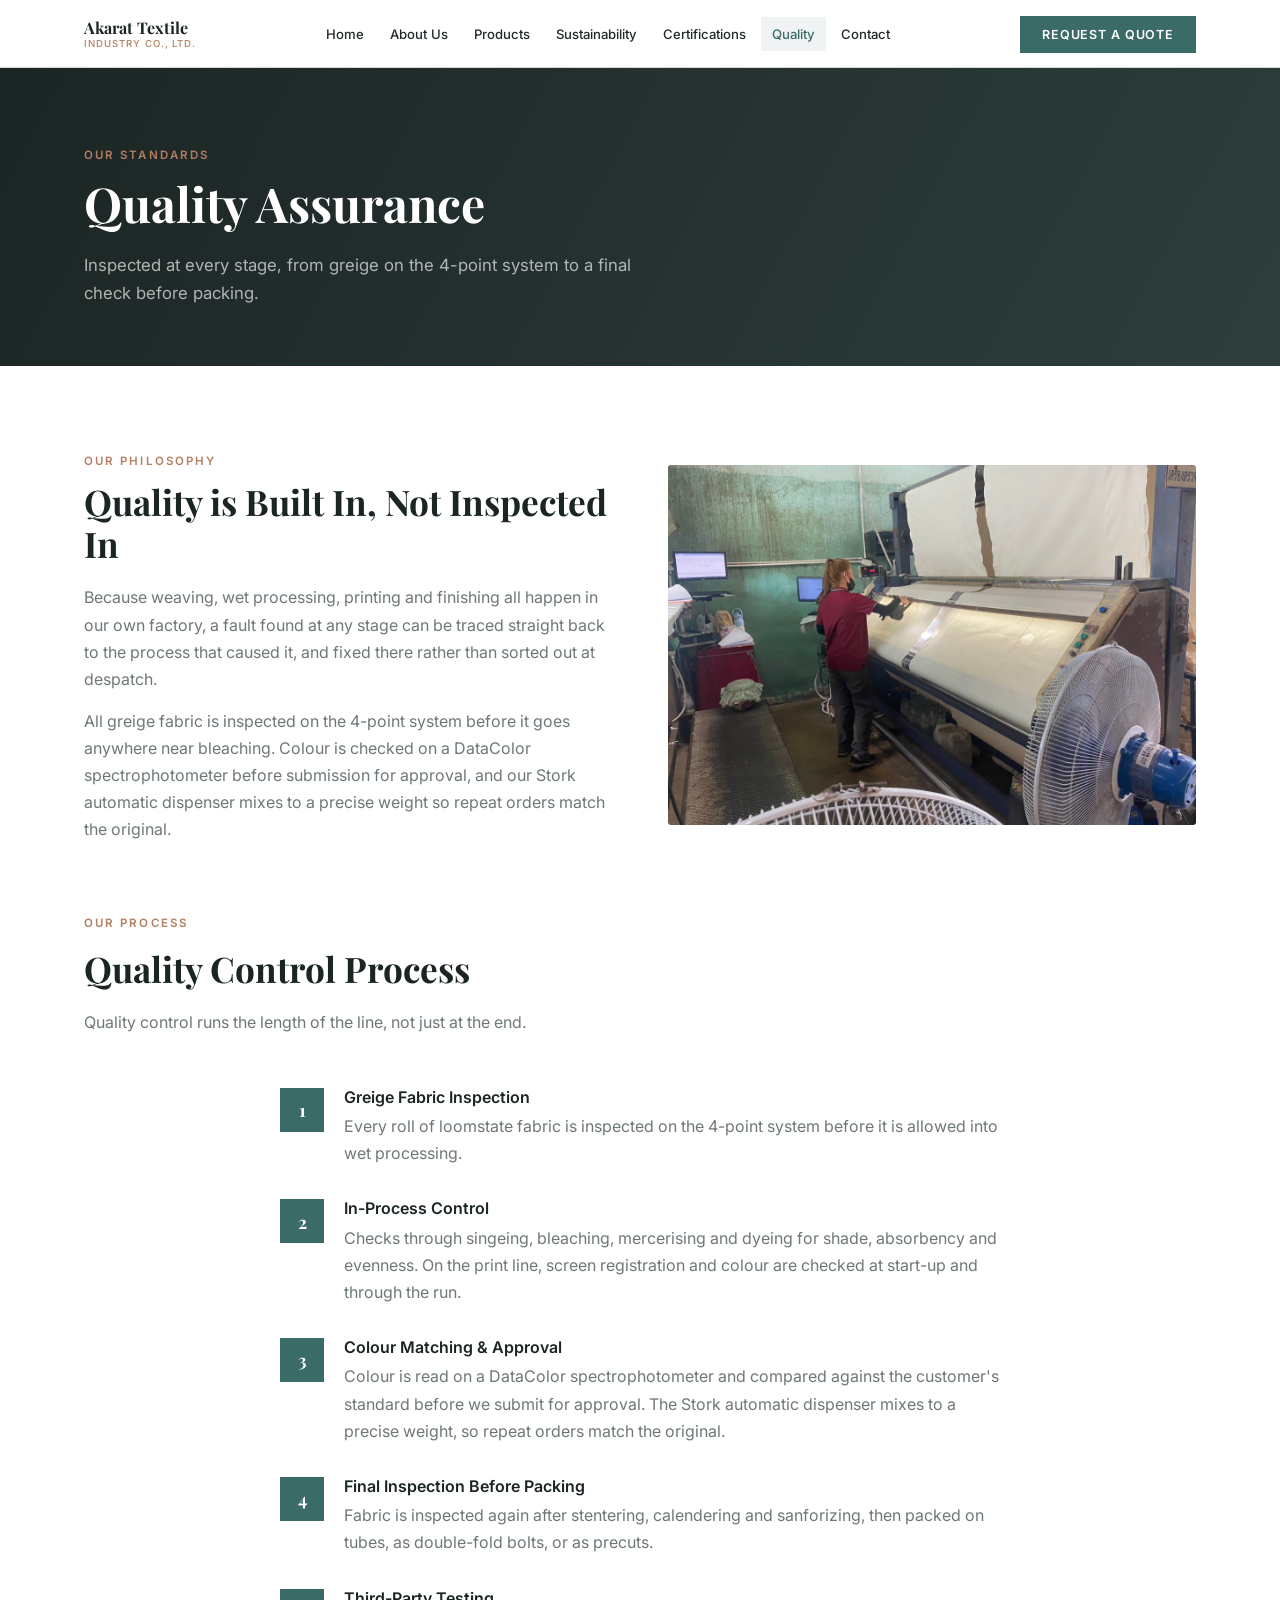
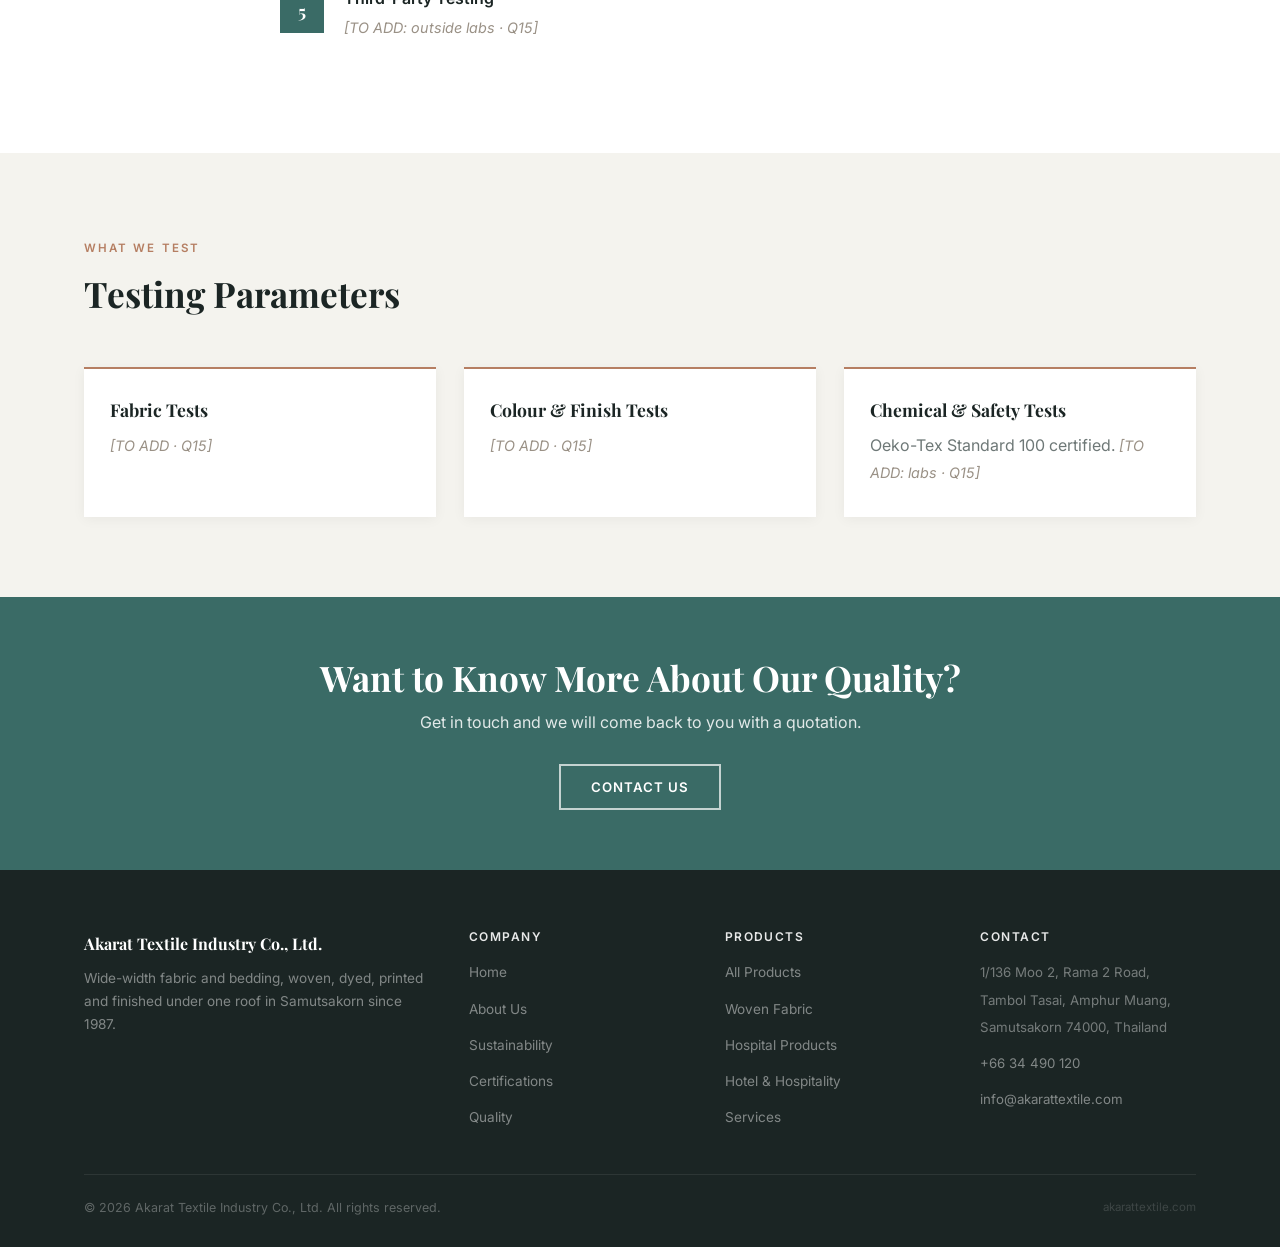
<file: quality.html>
<!DOCTYPE html>
<html lang="en">
<head>
<meta charset="UTF-8">
<meta name="viewport" content="width=device-width, initial-scale=1.0">
<title>Quality Assurance | Akarat Textile Industry</title>
<meta name="description" content="Greige inspected on the 4-point system, colour matched on a DataColor spectrophotometer and every roll checked again before packing.">
<link rel="canonical" href="https://www.akarattextile.com/quality.html">

<meta property="og:type" content="website">
<meta property="og:site_name" content="Akarat Textile Industry Co., Ltd.">
<meta property="og:title" content="Quality Assurance | Akarat Textile Industry">
<meta property="og:description" content="Greige inspected on the 4-point system, colour matched on a DataColor spectrophotometer and every roll checked again before packing.">
<meta property="og:url" content="https://www.akarattextile.com/quality.html">
<meta property="og:image" content="https://www.akarattextile.com/images/site/weaving-hall-2.jpg">
<meta name="twitter:card" content="summary_large_image">

<link rel="icon" href="assets/favicon.svg" type="image/svg+xml">
<link rel="apple-touch-icon" href="assets/favicon.svg">

<link rel="preconnect" href="https://fonts.googleapis.com">
<link rel="preconnect" href="https://fonts.gstatic.com" crossorigin>
<link href="https://fonts.googleapis.com/css2?family=Playfair+Display:ital,wght@0,400;0,600;0,700;1,400&family=Inter:wght@300;400;500;600&display=swap" rel="stylesheet">
<link rel="stylesheet" href="assets/styles.css?v=20261121d">
</head>
<body>

<nav class="site-nav">
  <div class="wrap nav-inner">

    <button class="nav-logo" onclick="navigate('home')" style="background:none;border:none;text-align:left;">
      <strong>Akarat Textile</strong>
      <span>Industry Co., Ltd.</span>
    </button>

    <div class="nav-links">
      <a href="index.html" class="nav-link" data-page="home"
         data-en="Home" data-th="หน้าหลัก">Home</a>
      <a href="about.html" class="nav-link" data-page="about"
         data-en="About Us" data-th="เกี่ยวกับเรา">About Us</a>
      <div class="nav-drop">
        <a href="products.html" class="nav-link" data-page="products"
           data-en="Products" data-th="ผลิตภัณฑ์">Products</a>
        <div class="nav-menu">
          <a href="products.html#digital" data-en="Digital Printing" data-th="การพิมพ์ดิจิทัล">Digital Printing</a>
          <a href="products.html#raw" data-en="Raw &amp; Greige Fabric" data-th="ผ้าดิบ">Raw &amp; Greige Fabric</a>
          <a href="products.html#finished" data-en="Finished Fabric" data-th="ผ้าสำเร็จ">Finished Fabric</a>
          <a href="products.html#woven" data-en="Woven Fabric" data-th="ผ้าทอตามโครงสร้าง">Woven Fabric</a>
          <a href="products.html#composition" data-en="Fabric by Composition" data-th="ผ้าตามส่วนประกอบ">Fabric by Composition</a>
          <a href="products.html#functional" data-en="Functional Fabrics" data-th="ผ้าฟังก์ชั่นและพิเศษ">Functional Fabrics</a>
          <a href="products.html#hospital" data-en="Hospital Products" data-th="ผลิตภัณฑ์สำหรับโรงพยาบาล">Hospital Products</a>
          <a href="products.html#hotel" data-en="Hotel &amp; Hospitality" data-th="ผลิตภัณฑ์โรงแรมและการบริการ">Hotel &amp; Hospitality</a>
          <div class="nav-menu-sep"></div>
          <a href="products.html#services" data-en="Commission Dyeing &amp; Printing" data-th="บริการย้อมและพิมพ์ตามสั่ง">Commission Dyeing &amp; Printing</a>
        </div>
      </div>
      <a href="sustainability.html" class="nav-link" data-page="sustainability"
         data-en="Sustainability" data-th="ความยั่งยืน">Sustainability</a>
      <a href="certifications.html" class="nav-link" data-page="certifications"
         data-en="Certifications" data-th="การรับรอง">Certifications</a>
      <a href="quality.html" class="nav-link active" data-page="quality"
         data-en="Quality" data-th="คุณภาพ">Quality</a>
      <a href="contact.html" class="nav-link" data-page="contact"
         data-en="Contact" data-th="ติดต่อเรา">Contact</a>
    </div>

    <div class="nav-right">
      <!-- Thai toggle hidden until Thai copy is written - see PRE-LAUNCH.md
      <button class="lang-btn" id="lang-btn" onclick="toggleLang()">ภาษาไทย</button> -->
      <button class="btn btn-accent btn-sm" onclick="navigate('contact')"
              data-en="Request a Quote" data-th="ขอใบเสนอราคา">Request a Quote</button>
      <button class="hamburger" id="hamburger" onclick="toggleMobile()" aria-label="Menu">
        <span></span><span></span><span></span>
      </button>
    </div>

  </div>
</nav>

<!-- Mobile menu -->
<div class="mobile-menu" id="mobile-menu">
  <a href="index.html" class="nav-link" data-page="home" data-en="Home" data-th="หน้าหลัก">Home</a>
  <a href="about.html" class="nav-link" data-page="about" data-en="About Us" data-th="เกี่ยวกับเรา">About Us</a>
  <a href="products.html" class="nav-link" data-page="products" data-en="Products" data-th="ผลิตภัณฑ์">Products</a>
  <div class="mobile-sub">
    <a href="products.html#digital" data-en="Digital Printing" data-th="การพิมพ์ดิจิทัล">Digital Printing</a>
    <a href="products.html#raw" data-en="Raw &amp; Greige Fabric" data-th="ผ้าดิบ">Raw &amp; Greige Fabric</a>
    <a href="products.html#finished" data-en="Finished Fabric" data-th="ผ้าสำเร็จ">Finished Fabric</a>
    <a href="products.html#woven" data-en="Woven Fabric" data-th="ผ้าทอตามโครงสร้าง">Woven Fabric</a>
    <a href="products.html#composition" data-en="Fabric by Composition" data-th="ผ้าตามส่วนประกอบ">Fabric by Composition</a>
    <a href="products.html#functional" data-en="Functional Fabrics" data-th="ผ้าฟังก์ชั่นและพิเศษ">Functional Fabrics</a>
    <a href="products.html#hospital" data-en="Hospital Products" data-th="ผลิตภัณฑ์สำหรับโรงพยาบาล">Hospital Products</a>
    <a href="products.html#hotel" data-en="Hotel &amp; Hospitality" data-th="ผลิตภัณฑ์โรงแรมและการบริการ">Hotel &amp; Hospitality</a>
    <a href="products.html#services" data-en="Commission Dyeing &amp; Printing" data-th="บริการย้อมและพิมพ์ตามสั่ง">Commission Dyeing &amp; Printing</a>
  </div>
  <a href="sustainability.html" class="nav-link" data-page="sustainability" data-en="Sustainability" data-th="ความยั่งยืน">Sustainability</a>
  <a href="certifications.html" class="nav-link" data-page="certifications" data-en="Certifications" data-th="การรับรอง">Certifications</a>
  <a href="quality.html" class="nav-link active" data-page="quality" data-en="Quality" data-th="คุณภาพ">Quality</a>
  <a href="contact.html" class="nav-link" data-page="contact" data-en="Contact" data-th="ติดต่อเรา">Contact</a>
  <button class="btn btn-accent" onclick="navigate('contact')" data-en="Request a Quote" data-th="ขอใบเสนอราคา">Request a Quote</button>
</div>

<!-- Thai notice hidden until Thai copy is written -->

<section class="page-hero">
    <div class="wrap">
      <span class="eyebrow" data-en="Our Standards" data-th="มาตรฐานของเรา">Our Standards</span>
      <h1 data-en="Quality Assurance" data-th="การประกันคุณภาพ">Quality Assurance</h1>
      <p data-en="Inspected at every stage, from greige on the 4-point system to a final check before packing." data-th="[ภาษาไทย]">
        Inspected at every stage, from greige on the 4-point system to a final check before packing.
      </p>
    </div>
  </section>

  <section class="section">
    <div class="wrap">
      <div class="grid-2" style="margin-bottom:64px;">
        <div>
          <span class="eyebrow">Our Philosophy</span>
          <h2 data-en="Quality is Built In, Not Inspected In" data-th="[ภาษาไทย]">
            Quality is Built In, Not Inspected In
          </h2>
          <p>Because weaving, wet processing, printing and finishing all happen in our own factory, a fault found at any stage can be traced straight back to the process that caused it, and fixed there rather than sorted out at despatch.</p>
          <p>All greige fabric is inspected on the 4-point system before it goes anywhere near bleaching. Colour is checked on a DataColor spectrophotometer before submission for approval, and our Stork automatic dispenser mixes to a precise weight so repeat orders match the original.</p>
        </div>
        <div class="ph-img" style="background-image:url('images/site/greige-inspection-4point-3.jpg');background-size:cover;background-position:center;height:360px;border-radius:3px;"></div>
      </div>

      <div class="sec-header">
        <span class="eyebrow">Our Process</span>
        <h2>Quality Control Process</h2>
        <p>Quality control runs the length of the line, not just at the end.</p>
      </div>
      <div style="max-width:720px;margin:0 auto;">
        <div class="process-step">
          <div class="step-num">1</div>
          <div>
            <h4>Greige Fabric Inspection</h4>
            <p>Every roll of loomstate fabric is inspected on the 4-point system before it is allowed into wet processing.</p>
          </div>
        </div>
        <div class="process-step">
          <div class="step-num">2</div>
          <div>
            <h4>In-Process Control</h4>
            <p>Checks through singeing, bleaching, mercerising and dyeing for shade, absorbency and evenness. On the print line, screen registration and colour are checked at start-up and through the run.</p>
          </div>
        </div>
        <div class="process-step">
          <div class="step-num">3</div>
          <div>
            <h4>Colour Matching &amp; Approval</h4>
            <p>Colour is read on a DataColor spectrophotometer and compared against the customer's standard before we submit for approval. The Stork automatic dispenser mixes to a precise weight, so repeat orders match the original.</p>
          </div>
        </div>
        <div class="process-step">
          <div class="step-num">4</div>
          <div>
            <h4>Final Inspection Before Packing</h4>
            <p>Fabric is inspected again after stentering, calendering and sanforizing, then packed on tubes, as double-fold bolts, or as precuts.</p>
          </div>
        </div>
        <div class="process-step">
          <div class="step-num">5</div>
          <div>
            <h4>Third-Party Testing</h4>
            <p><span class="to-add">[TO ADD: outside labs · Q15]</span></p>
          </div>
        </div>
      </div>
    </div>
  </section>

  <section class="section sec-light">
    <div class="wrap">
      <div class="sec-header">
        <span class="eyebrow">What We Test</span>
        <h2>Testing Parameters</h2>
      </div>
      <div class="grid-3">
        <div class="value-card">
          <h3>Fabric Tests</h3>
          <p><span class="to-add">[TO ADD · Q15]</span></p>
        </div>
        <div class="value-card">
          <h3>Colour &amp; Finish Tests</h3>
          <p><span class="to-add">[TO ADD · Q15]</span></p>
        </div>
        <div class="value-card">
          <h3>Chemical &amp; Safety Tests</h3>
          <p>Oeko-Tex Standard 100 certified. <span class="to-add">[TO ADD: labs · Q15]</span></p>
        </div>
      </div>
    </div>
  </section>

  <section class="cta-banner">
    <div class="wrap">
      <h2>Want to Know More About Our Quality?</h2>
      <p>Get in touch and we will come back to you with a quotation.</p>
      <button class="btn btn-outline" onclick="navigate('contact')"
              data-en="Contact Us" data-th="ติดต่อเรา">Contact Us</button>
    </div>
  </section>


<footer class="site-footer">
  <div class="wrap">
    <div class="footer-grid">
      <div class="footer-brand">
        <div class="footer-brand-name">Akarat Textile Industry Co., Ltd.</div>
        <p>Wide-width fabric and bedding, woven, dyed, printed and finished under one roof in Samutsakorn since 1987.</p>
      </div>
      <div class="footer-col">
        <h4 data-en="Company" data-th="บริษัท">Company</h4>
        <ul>
          <li><a href="index.html" data-en="Home" data-th="หน้าหลัก">Home</a></li>
          <li><a href="about.html" data-en="About Us" data-th="เกี่ยวกับเรา">About Us</a></li>
          <li><a href="sustainability.html" data-en="Sustainability" data-th="ความยั่งยืน">Sustainability</a></li>
          <li><a href="certifications.html" data-en="Certifications" data-th="การรับรอง">Certifications</a></li>
          <li><a href="quality.html" data-en="Quality" data-th="คุณภาพ">Quality</a></li>
        </ul>
      </div>
      <div class="footer-col">
        <h4 data-en="Products" data-th="ผลิตภัณฑ์">Products</h4>
        <ul>
          <li><a href="products.html" data-en="All Products" data-th="ผลิตภัณฑ์ทั้งหมด">All Products</a></li>
          <li><a href="products.html" data-en="Woven Fabric" data-th="ผ้าทอ">Woven Fabric</a></li>
          <li><a href="products.html" data-en="Hospital Products" data-th="ผลิตภัณฑ์โรงพยาบาล">Hospital Products</a></li>
          <li><a href="products.html" data-en="Hotel &amp; Hospitality" data-th="โรงแรมและการบริการ">Hotel &amp; Hospitality</a></li>
          <li><a href="products.html" data-en="Services" data-th="บริการ">Services</a></li>
        </ul>
      </div>
      <div class="footer-col">
        <h4 data-en="Contact" data-th="ติดต่อ">Contact</h4>
        <ul>
          <li><span style="color:rgba(255,255,255,.4);font-size:.83rem;">1/136 Moo 2, Rama 2 Road, Tambol Tasai, Amphur Muang, Samutsakorn 74000, Thailand</span></li>
          <li><a href="tel:+6634490120" style="font-size:.83rem;">+66 34 490 120</a></li>
          <li><a href="mailto:info@akarattextile.com" style="font-size:.83rem;">info@akarattextile.com</a></li>
        </ul>
      </div>
    </div>
    <div class="footer-bottom">
      <span>© <span id="yr"></span> Akarat Textile Industry Co., Ltd. All rights reserved.</span>
      <span style="font-size:.72rem;opacity:.5;">akarattextile.com</span>
    </div>
  </div>
</footer>

<script src="assets/site.js?v=20261121d"></script>
</body>
</html>
</file>
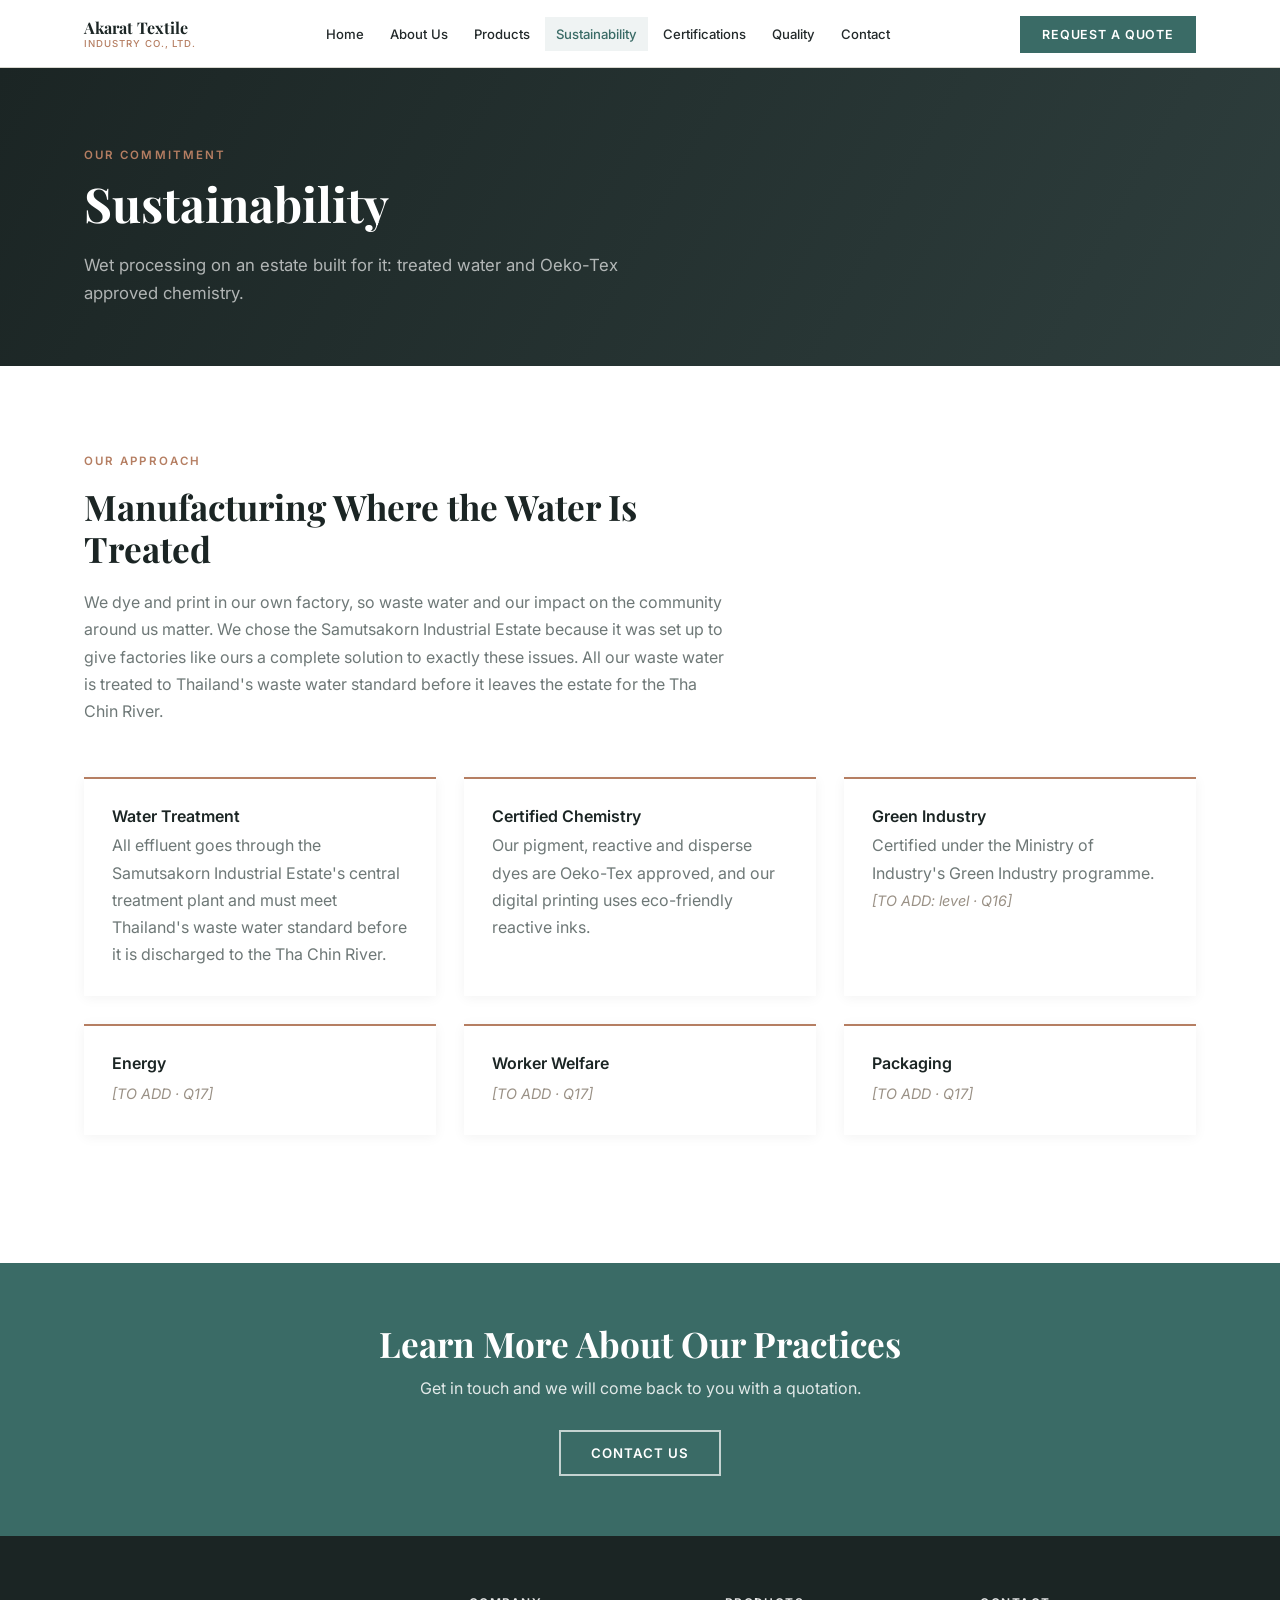
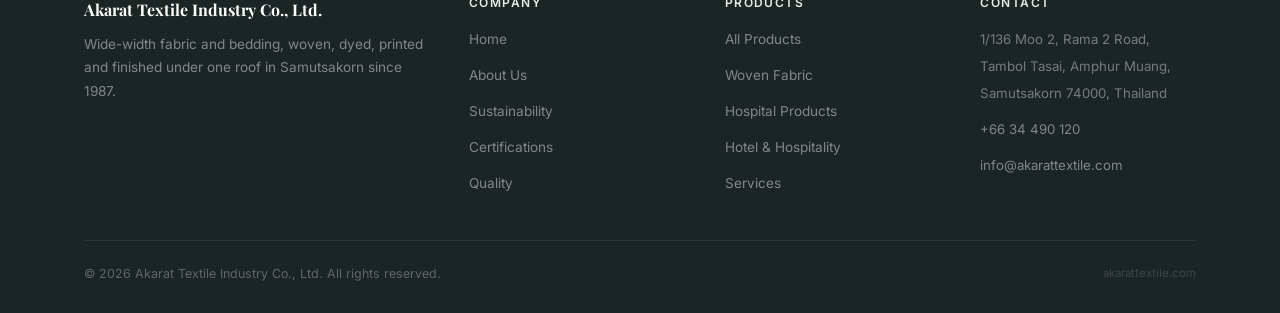
<file: sustainability.html>
<!DOCTYPE html>
<html lang="en">
<head>
<meta charset="UTF-8">
<meta name="viewport" content="width=device-width, initial-scale=1.0">
<title>Sustainability | Akarat Textile Industry</title>
<meta name="description" content="Waste water treated to Thailand's national standard before discharge, Oeko-Tex approved dyes and eco-friendly reactive digital inks.">
<link rel="canonical" href="https://www.akarattextile.com/sustainability.html">

<meta property="og:type" content="website">
<meta property="og:site_name" content="Akarat Textile Industry Co., Ltd.">
<meta property="og:title" content="Sustainability | Akarat Textile Industry">
<meta property="og:description" content="Waste water treated to Thailand's national standard before discharge, Oeko-Tex approved dyes and eco-friendly reactive digital inks.">
<meta property="og:url" content="https://www.akarattextile.com/sustainability.html">
<meta property="og:image" content="https://www.akarattextile.com/images/site/weaving-hall-2.jpg">
<meta name="twitter:card" content="summary_large_image">

<link rel="icon" href="assets/favicon.svg" type="image/svg+xml">
<link rel="apple-touch-icon" href="assets/favicon.svg">

<link rel="preconnect" href="https://fonts.googleapis.com">
<link rel="preconnect" href="https://fonts.gstatic.com" crossorigin>
<link href="https://fonts.googleapis.com/css2?family=Playfair+Display:ital,wght@0,400;0,600;0,700;1,400&family=Inter:wght@300;400;500;600&display=swap" rel="stylesheet">
<link rel="stylesheet" href="assets/styles.css?v=20261121d">
</head>
<body>

<nav class="site-nav">
  <div class="wrap nav-inner">

    <button class="nav-logo" onclick="navigate('home')" style="background:none;border:none;text-align:left;">
      <strong>Akarat Textile</strong>
      <span>Industry Co., Ltd.</span>
    </button>

    <div class="nav-links">
      <a href="index.html" class="nav-link" data-page="home"
         data-en="Home" data-th="หน้าหลัก">Home</a>
      <a href="about.html" class="nav-link" data-page="about"
         data-en="About Us" data-th="เกี่ยวกับเรา">About Us</a>
      <div class="nav-drop">
        <a href="products.html" class="nav-link" data-page="products"
           data-en="Products" data-th="ผลิตภัณฑ์">Products</a>
        <div class="nav-menu">
          <a href="products.html#digital" data-en="Digital Printing" data-th="การพิมพ์ดิจิทัล">Digital Printing</a>
          <a href="products.html#raw" data-en="Raw &amp; Greige Fabric" data-th="ผ้าดิบ">Raw &amp; Greige Fabric</a>
          <a href="products.html#finished" data-en="Finished Fabric" data-th="ผ้าสำเร็จ">Finished Fabric</a>
          <a href="products.html#woven" data-en="Woven Fabric" data-th="ผ้าทอตามโครงสร้าง">Woven Fabric</a>
          <a href="products.html#composition" data-en="Fabric by Composition" data-th="ผ้าตามส่วนประกอบ">Fabric by Composition</a>
          <a href="products.html#functional" data-en="Functional Fabrics" data-th="ผ้าฟังก์ชั่นและพิเศษ">Functional Fabrics</a>
          <a href="products.html#hospital" data-en="Hospital Products" data-th="ผลิตภัณฑ์สำหรับโรงพยาบาล">Hospital Products</a>
          <a href="products.html#hotel" data-en="Hotel &amp; Hospitality" data-th="ผลิตภัณฑ์โรงแรมและการบริการ">Hotel &amp; Hospitality</a>
          <div class="nav-menu-sep"></div>
          <a href="products.html#services" data-en="Commission Dyeing &amp; Printing" data-th="บริการย้อมและพิมพ์ตามสั่ง">Commission Dyeing &amp; Printing</a>
        </div>
      </div>
      <a href="sustainability.html" class="nav-link active" data-page="sustainability"
         data-en="Sustainability" data-th="ความยั่งยืน">Sustainability</a>
      <a href="certifications.html" class="nav-link" data-page="certifications"
         data-en="Certifications" data-th="การรับรอง">Certifications</a>
      <a href="quality.html" class="nav-link" data-page="quality"
         data-en="Quality" data-th="คุณภาพ">Quality</a>
      <a href="contact.html" class="nav-link" data-page="contact"
         data-en="Contact" data-th="ติดต่อเรา">Contact</a>
    </div>

    <div class="nav-right">
      <!-- Thai toggle hidden until Thai copy is written - see PRE-LAUNCH.md
      <button class="lang-btn" id="lang-btn" onclick="toggleLang()">ภาษาไทย</button> -->
      <button class="btn btn-accent btn-sm" onclick="navigate('contact')"
              data-en="Request a Quote" data-th="ขอใบเสนอราคา">Request a Quote</button>
      <button class="hamburger" id="hamburger" onclick="toggleMobile()" aria-label="Menu">
        <span></span><span></span><span></span>
      </button>
    </div>

  </div>
</nav>

<!-- Mobile menu -->
<div class="mobile-menu" id="mobile-menu">
  <a href="index.html" class="nav-link" data-page="home" data-en="Home" data-th="หน้าหลัก">Home</a>
  <a href="about.html" class="nav-link" data-page="about" data-en="About Us" data-th="เกี่ยวกับเรา">About Us</a>
  <a href="products.html" class="nav-link" data-page="products" data-en="Products" data-th="ผลิตภัณฑ์">Products</a>
  <div class="mobile-sub">
    <a href="products.html#digital" data-en="Digital Printing" data-th="การพิมพ์ดิจิทัล">Digital Printing</a>
    <a href="products.html#raw" data-en="Raw &amp; Greige Fabric" data-th="ผ้าดิบ">Raw &amp; Greige Fabric</a>
    <a href="products.html#finished" data-en="Finished Fabric" data-th="ผ้าสำเร็จ">Finished Fabric</a>
    <a href="products.html#woven" data-en="Woven Fabric" data-th="ผ้าทอตามโครงสร้าง">Woven Fabric</a>
    <a href="products.html#composition" data-en="Fabric by Composition" data-th="ผ้าตามส่วนประกอบ">Fabric by Composition</a>
    <a href="products.html#functional" data-en="Functional Fabrics" data-th="ผ้าฟังก์ชั่นและพิเศษ">Functional Fabrics</a>
    <a href="products.html#hospital" data-en="Hospital Products" data-th="ผลิตภัณฑ์สำหรับโรงพยาบาล">Hospital Products</a>
    <a href="products.html#hotel" data-en="Hotel &amp; Hospitality" data-th="ผลิตภัณฑ์โรงแรมและการบริการ">Hotel &amp; Hospitality</a>
    <a href="products.html#services" data-en="Commission Dyeing &amp; Printing" data-th="บริการย้อมและพิมพ์ตามสั่ง">Commission Dyeing &amp; Printing</a>
  </div>
  <a href="sustainability.html" class="nav-link active" data-page="sustainability" data-en="Sustainability" data-th="ความยั่งยืน">Sustainability</a>
  <a href="certifications.html" class="nav-link" data-page="certifications" data-en="Certifications" data-th="การรับรอง">Certifications</a>
  <a href="quality.html" class="nav-link" data-page="quality" data-en="Quality" data-th="คุณภาพ">Quality</a>
  <a href="contact.html" class="nav-link" data-page="contact" data-en="Contact" data-th="ติดต่อเรา">Contact</a>
  <button class="btn btn-accent" onclick="navigate('contact')" data-en="Request a Quote" data-th="ขอใบเสนอราคา">Request a Quote</button>
</div>

<!-- Thai notice hidden until Thai copy is written -->

<section class="page-hero">
    <div class="wrap">
      <span class="eyebrow" data-en="Our Commitment" data-th="พันธะของเรา">Our Commitment</span>
      <h1 data-en="Sustainability" data-th="ความยั่งยืน">Sustainability</h1>
      <p data-en="Wet processing on an estate built for it: treated water and Oeko-Tex approved chemistry." data-th="[ภาษาไทย]">
        Wet processing on an estate built for it: treated water and Oeko-Tex approved chemistry.
      </p>
    </div>
  </section>

  <section class="section">
    <div class="wrap">
      <div class="sec-header">
        <span class="eyebrow">Our Approach</span>
        <h2 data-en="Manufacturing Where the Water Is Treated" data-th="[ภาษาไทย]">
          Manufacturing Where the Water Is Treated
        </h2>
        <p>We dye and print in our own factory, so waste water and our impact on the community around us matter. We chose the Samutsakorn Industrial Estate because it was set up to give factories like ours a complete solution to exactly these issues. All our waste water is treated to Thailand's waste water standard before it leaves the estate for the Tha Chin River.</p>
      </div>
      <div class="grid-3" style="margin-bottom:48px;">
        <div class="principle-card">
          <div>
            <h4 data-en="Water Treatment" data-th="[ภาษาไทย]">Water Treatment</h4>
            <p>All effluent goes through the Samutsakorn Industrial Estate's central treatment plant and must meet Thailand's waste water standard before it is discharged to the Tha Chin River.</p>
          </div>
        </div>
        <div class="principle-card">
          <div>
            <h4 data-en="Certified Chemistry" data-th="[ภาษาไทย]">Certified Chemistry</h4>
            <p>Our pigment, reactive and disperse dyes are Oeko-Tex approved, and our digital printing uses eco-friendly reactive inks.</p>
          </div>
        </div>
        <div class="principle-card">
          <div>
            <h4 data-en="Green Industry" data-th="[ภาษาไทย]">Green Industry</h4>
            <p>Certified under the Ministry of Industry's Green Industry programme. <span class="to-add">[TO ADD: level · Q16]</span></p>
          </div>
        </div>
        <div class="principle-card">
          <div>
            <h4>Energy</h4>
            <p><span class="to-add">[TO ADD · Q17]</span></p>
          </div>
        </div>
        <div class="principle-card">
          <div>
            <h4>Worker Welfare</h4>
            <p><span class="to-add">[TO ADD · Q17]</span></p>
          </div>
        </div>
        <div class="principle-card">
          <div>
            <h4>Packaging</h4>
            <p><span class="to-add">[TO ADD · Q17]</span></p>
          </div>
        </div>
      </div>
    </div>
  </section>

  <section class="cta-banner">
    <div class="wrap">
      <h2>Learn More About Our Practices</h2>
      <p>Get in touch and we will come back to you with a quotation.</p>
      <button class="btn btn-outline" onclick="navigate('contact')"
              data-en="Contact Us" data-th="ติดต่อเรา">Contact Us</button>
    </div>
  </section>


<footer class="site-footer">
  <div class="wrap">
    <div class="footer-grid">
      <div class="footer-brand">
        <div class="footer-brand-name">Akarat Textile Industry Co., Ltd.</div>
        <p>Wide-width fabric and bedding, woven, dyed, printed and finished under one roof in Samutsakorn since 1987.</p>
      </div>
      <div class="footer-col">
        <h4 data-en="Company" data-th="บริษัท">Company</h4>
        <ul>
          <li><a href="index.html" data-en="Home" data-th="หน้าหลัก">Home</a></li>
          <li><a href="about.html" data-en="About Us" data-th="เกี่ยวกับเรา">About Us</a></li>
          <li><a href="sustainability.html" data-en="Sustainability" data-th="ความยั่งยืน">Sustainability</a></li>
          <li><a href="certifications.html" data-en="Certifications" data-th="การรับรอง">Certifications</a></li>
          <li><a href="quality.html" data-en="Quality" data-th="คุณภาพ">Quality</a></li>
        </ul>
      </div>
      <div class="footer-col">
        <h4 data-en="Products" data-th="ผลิตภัณฑ์">Products</h4>
        <ul>
          <li><a href="products.html" data-en="All Products" data-th="ผลิตภัณฑ์ทั้งหมด">All Products</a></li>
          <li><a href="products.html" data-en="Woven Fabric" data-th="ผ้าทอ">Woven Fabric</a></li>
          <li><a href="products.html" data-en="Hospital Products" data-th="ผลิตภัณฑ์โรงพยาบาล">Hospital Products</a></li>
          <li><a href="products.html" data-en="Hotel &amp; Hospitality" data-th="โรงแรมและการบริการ">Hotel &amp; Hospitality</a></li>
          <li><a href="products.html" data-en="Services" data-th="บริการ">Services</a></li>
        </ul>
      </div>
      <div class="footer-col">
        <h4 data-en="Contact" data-th="ติดต่อ">Contact</h4>
        <ul>
          <li><span style="color:rgba(255,255,255,.4);font-size:.83rem;">1/136 Moo 2, Rama 2 Road, Tambol Tasai, Amphur Muang, Samutsakorn 74000, Thailand</span></li>
          <li><a href="tel:+6634490120" style="font-size:.83rem;">+66 34 490 120</a></li>
          <li><a href="mailto:info@akarattextile.com" style="font-size:.83rem;">info@akarattextile.com</a></li>
        </ul>
      </div>
    </div>
    <div class="footer-bottom">
      <span>© <span id="yr"></span> Akarat Textile Industry Co., Ltd. All rights reserved.</span>
      <span style="font-size:.72rem;opacity:.5;">akarattextile.com</span>
    </div>
  </div>
</footer>

<script src="assets/site.js?v=20261121d"></script>
</body>
</html>
</file>
<file: assets/styles.css>
/* ================================================================
   VARIABLES & RESET
   ================================================================ */
:root {
  /* Palette sampled from a photograph of the Akarat building.
     Slate with a green-cyan cast, warm off-white render, clay fins. */
  --primary:   #1B2524;   /* near-black slate */
  --slate:     #2E3E3D;   /* lifted slate, for gradients */
  --accent:    #3A6B66;   /* glass teal */
  --accent-h:  #2C5450;
  --light:     #F4F3EE;   /* warm paper */
  --light2:    #E8E7E0;
  --white:     #ffffff;
  --text:      #22292A;
  --muted:     #6E7877;
  --border:    #D8D7CF;
  --gold:      #B57E62;   /* clay — the building's fins */
  --fh:        'Playfair Display', Georgia, serif;
  --fb:        'Inter', system-ui, sans-serif;
  --nav-h:     68px;
  --max:       1160px;
  --radius:    0;      /* squared geometry */
  --shadow:    0 2px 16px rgba(27,37,36,.10);
  --tr:        0.2s ease;
}
*, *::before, *::after { box-sizing: border-box; margin: 0; padding: 0; }
html { scroll-behavior: smooth; }
body { font-family: var(--fb); font-size: 16px; color: var(--text); background: var(--white); line-height: 1.7; -webkit-font-smoothing: antialiased; }
img { max-width: 100%; display: block; }
a { color: inherit; text-decoration: none; }
ul, ol { list-style: none; }
button { font-family: inherit; cursor: pointer; border: none; background: none; }
input, select, textarea { font-family: inherit; }

/* ================================================================
   TYPOGRAPHY
   ================================================================ */
h1,h2,h3,h4,h5 { font-family: var(--fh); line-height: 1.2; color: var(--primary); }
h1 { font-size: clamp(2rem, 4.5vw, 3rem); }
h2 { font-size: clamp(1.5rem, 3vw, 2.2rem); margin-bottom: 19px; }
h3 { font-size: 1.3rem; }
h4 { font-size: 1rem; font-family: var(--fb); font-weight: 600; }
p  { color: var(--muted); margin-bottom: .9rem; }
p:last-child { margin-bottom: 0; }

.eyebrow {
  display: inline-block;
  font-size: .72rem;
  font-weight: 600;
  letter-spacing: .18em;
  text-transform: uppercase;
  color: var(--gold);
  margin-bottom: .6rem;
}

/* ================================================================
   LAYOUT
   ================================================================ */
.wrap { max-width: var(--max); margin: 0 auto; padding: 0 24px; }
.section { padding: 80px 0; }
.sec-light { background: var(--light); }
.sec-dark  { background: var(--primary); }
.sec-dark h1,.sec-dark h2,.sec-dark h3,.sec-dark h4 { color: var(--white); }
.sec-dark p { color: rgba(255,255,255,.65); }
.sec-header { text-align: left; max-width: 640px; margin: 0 0 52px; }
.sec-header .eyebrow { margin-bottom: .9rem; }

.grid-2 { display: grid; grid-template-columns: 1fr 1fr; gap: 56px; align-items: center; }
.grid-3 { display: grid; grid-template-columns: repeat(3,1fr); gap: 28px; }
.grid-4 { display: grid; grid-template-columns: repeat(4,1fr); gap: 28px; }
.grid-auto { display: grid; grid-template-columns: repeat(auto-fill, minmax(250px,1fr)); gap: 24px; }

/* ================================================================
   BUTTONS
   ================================================================ */
.btn {
  display: inline-block;
  padding: 13px 30px;
  font-size: .83rem;
  font-weight: 600;
  letter-spacing: .07em;
  text-transform: uppercase;
  border-radius: var(--radius);
  transition: all var(--tr);
  border: 2px solid transparent;
  cursor: pointer;
}
.btn-accent  { background: var(--accent); color: var(--white); border-color: var(--accent); }
.btn-accent:hover { background: var(--accent-h); border-color: var(--accent-h); }
.btn-outline { background: transparent; color: var(--white); border-color: rgba(255,255,255,.7); }
.btn-outline:hover { background: var(--white); color: var(--primary); border-color: var(--white); }
.btn-dark    { background: var(--primary); color: var(--white); border-color: var(--primary); }
.btn-dark:hover { background: var(--slate); }
.btn-ghost   { background: transparent; color: var(--accent); border-color: var(--accent); }
.btn-ghost:hover { background: var(--accent); color: var(--white); }
.btn-sm { padding: 9px 20px; font-size: .78rem; }

/* ================================================================
   PAGE SWITCHING
   ================================================================ */
.page { display: none; }
.page.active { display: block; animation: fadeUp .28s ease both; }
@keyframes fadeUp {
  from { opacity: 0; transform: translateY(10px); }
  to   { opacity: 1; transform: translateY(0); }
}

/* ================================================================
   NAVIGATION
   ================================================================ */
.site-nav {
  position: sticky; top: 0; z-index: 200;
  background: var(--white);
  border-bottom: 1px solid var(--border);
  height: var(--nav-h);
}
.nav-inner {
  display: flex; align-items: center; justify-content: space-between;
  height: var(--nav-h); gap: 16px;
}
.nav-logo {
  display: flex; flex-direction: column; line-height: 1.15;
  font-family: var(--fh); color: var(--primary);
  white-space: nowrap; flex-shrink: 0;
}
.nav-logo strong { font-size: 1rem; font-weight: 700; }
.nav-logo span   { font-size: .6rem; letter-spacing: .1em; text-transform: uppercase; color: var(--gold); font-family: var(--fb); font-weight: 500; }

.nav-links {
  display: flex; align-items: center; gap: 4px;
  flex: 1; justify-content: center;
}
.nav-links a {
  padding: 6px 11px;
  font-size: .82rem; font-weight: 500;
  color: var(--text); border-radius: var(--radius);
  transition: color var(--tr), background var(--tr);
  white-space: nowrap;
}
.nav-links a:hover { color: var(--accent); }
.nav-links a.active { color: var(--accent); background: rgba(58,107,102,.08); }

/* ---- Products dropdown -------------------------------------------------
   Hover or keyboard focus opens it. The wrapper is the full height of the
   bar, so there is no dead gap between the link and the panel to fall into,
   and the panel hangs from the bar's bottom edge rather than the link's. */
.nav-drop { position: relative; display: flex; align-items: center; height: var(--nav-h); }
.nav-menu {
  position: absolute; top: 100%; left: 0;
  display: flex; flex-direction: column;
  min-width: 238px; padding: 7px 0;
  background: var(--white);
  border: 1px solid var(--border);
  border-top: 2px solid var(--gold);
  box-shadow: 0 10px 28px rgba(27,37,36,.13);
  opacity: 0; visibility: hidden; transform: translateY(-5px);
  transition: opacity var(--tr), transform var(--tr), visibility var(--tr);
  z-index: 210;
}
.nav-drop:hover .nav-menu,
.nav-drop:focus-within .nav-menu { opacity: 1; visibility: visible; transform: translateY(0); }
.nav-links .nav-menu a {
  padding: 9px 18px; font-size: .81rem; font-weight: 500;
  white-space: nowrap; border-radius: 0; color: var(--text);
}
.nav-links .nav-menu a:hover { background: var(--light); color: var(--accent); }
.nav-menu .nav-menu-sep { border-top: 1px solid var(--border); margin: 6px 0; }

.nav-right { display: flex; align-items: center; gap: 10px; flex-shrink: 0; }

.lang-btn {
  font-size: .76rem; font-weight: 600; padding: 6px 12px;
  border: 1px solid var(--border); border-radius: 0;
  color: var(--text); transition: all var(--tr);
}
.lang-btn:hover { border-color: var(--accent); color: var(--accent); }

/* mobile hamburger */
.hamburger {
  display: none; flex-direction: column; gap: 5px;
  padding: 4px; cursor: pointer;
}
.hamburger span {
  display: block; width: 22px; height: 2px;
  background: var(--primary); border-radius: 2px;
  transition: all var(--tr);
}
.hamburger.open span:nth-child(1) { transform: translateY(7px) rotate(45deg); }
.hamburger.open span:nth-child(2) { opacity: 0; }
.hamburger.open span:nth-child(3) { transform: translateY(-7px) rotate(-45deg); }

.mobile-menu {
  display: none; position: fixed; top: var(--nav-h); left: 0; right: 0;
  background: var(--white); border-bottom: 1px solid var(--border);
  padding: 16px 24px; z-index: 199;
  flex-direction: column; gap: 4px;
  /* The product list makes this taller than some phones. */
  max-height: calc(100vh - var(--nav-h)); overflow-y: auto;
}
.mobile-menu.open { display: flex; }
.mobile-menu a {
  padding: 10px 8px; font-size: .9rem; font-weight: 500;
  border-radius: var(--radius); color: var(--text);
}
.mobile-menu a:hover, .mobile-menu a.active { color: var(--accent); background: rgba(58,107,102,.07); }
.mobile-menu .btn { margin-top: 8px; text-align: center; }
/* No hover on a phone, so the product list is simply shown, indented. */
.mobile-sub { display: flex; flex-direction: column; border-left: 2px solid var(--border);
              margin: 2px 0 6px 11px; }
.mobile-menu .mobile-sub a { padding: 7px 13px; font-size: .82rem; color: var(--muted); }

/* Thai language notice */
.lang-notice {
  display: none;
  background: #F2EDE7; border-top: 3px solid var(--gold);
  padding: 10px 24px; text-align: center;
  font-size: .82rem; color: #6B4A38;
}
body.lang-th .lang-notice { display: block; }

/* ================================================================
   HERO
   ================================================================ */
.hero {
  min-height: 90vh;
  background: var(--primary) url('../images/site/hero-yarn-cones.jpg') center/cover no-repeat;
  display: flex; align-items: center;
  position: relative; overflow: hidden;
}
/* Scrim: heavy on the left where the copy sits, opening up on the right
   so the yarn cones still read. Without it the headline turns to mush. */
.hero::after {
  content: '';
  position: absolute; inset: 0;
  background: linear-gradient(90deg,
    rgba(27,37,36,.94) 0%, rgba(27,37,36,.86) 45%, rgba(27,37,36,.60) 100%);
  pointer-events: none;
}
.hero-content { position: relative; z-index: 2; max-width: 640px; padding: 64px 0; }
.hero-badge {
  display: inline-block;
  border: 1px solid rgba(181,126,98,.6);
  background: rgba(181,126,98,.1);
  color: var(--gold); font-size: .72rem;
  letter-spacing: .18em; text-transform: uppercase;
  padding: 6px 16px; border-radius: var(--radius);
  font-weight: 600; margin-bottom: 22px;
}
.hero h1 { color: var(--white); margin-bottom: 20px; font-size: clamp(2.2rem,5vw,3.4rem); }
.hero p  { color: rgba(255,255,255,.75); font-size: 1.05rem; max-width: 500px; margin-bottom: 36px; }
.hero-btns { display: flex; gap: 14px; flex-wrap: wrap; }
.hero-stats { display: flex; gap: 48px; margin-top: 56px; }
.hero-stats > div { border-top: 1px solid var(--gold); padding-top: 18px; min-width: 104px; }
.stat-num {
  display: block; font-family: var(--fh); font-size: 2rem;
  font-weight: 700; color: var(--gold);
}
.stat-lbl {
  font-size: .72rem; letter-spacing: .1em; text-transform: uppercase;
  color: rgba(255,255,255,.55);
}

/* ================================================================
   PAGE HERO (interior pages)
   ================================================================ */
.page-hero {
  background: linear-gradient(118deg, var(--primary) 0%, var(--slate) 100%);
  padding: 72px 0 58px; text-align: left;
}
.page-hero h1 { color: var(--white); margin-bottom: 18px; }
.page-hero p  { color: rgba(255,255,255,.65); font-size: 1.05rem; max-width: 580px; margin: 0; }

/* ================================================================
   ABOUT STRIP (homepage teaser)
   ================================================================ */
.about-strip { display: grid; grid-template-columns: 1fr 1fr; min-height: 440px; }
.strip-img { min-height: 360px; }
.strip-body { background: var(--light); padding: 60px 52px; display: flex; flex-direction: column; justify-content: center; }
.strip-body h2 { margin-bottom: 16px; }

/* ================================================================
   PRODUCT CARDS (homepage preview)
   ================================================================ */
.prod-card {
  display: block; color: inherit;
  background: transparent; border: none; overflow: hidden;
  transition: transform var(--tr);
}
.prod-card:hover { transform: translateY(-3px); }
.prod-card:hover h3 { color: var(--accent); }
.prod-card h3 { transition: color var(--tr); }
.prod-card-img { height: 215px; width: 100%; }
.prod-card-body { padding: 16px 0 0; border-top: 1px solid var(--border); }
.prod-card-body h3 { font-size: 1rem; margin-bottom: 6px; }
.prod-card-body p  { font-size: .85rem; }

/* ================================================================
   FEATURES GRID
   ================================================================ */
.feature-box { text-align: left; padding: 0; }
.feat-photo {
  width: 100%; height: 180px;
  background-size: cover; background-position: center;
  margin-bottom: 18px;
}
.feature-box h3 { font-size: 1.05rem; margin-bottom: 8px; }

/* ================================================================
   MARKETS
   ================================================================ */
.market-tags { display: flex; flex-wrap: wrap; gap: 10px; justify-content: flex-start; margin-top: 20px; }
.market-tag {
  background: transparent;
  border: 1px solid var(--border);
  color: var(--text); padding: 7px 18px;
  border-radius: 0; font-size: .85rem;
}

/* ================================================================
   TESTIMONIALS
   ================================================================ */
.testi-card {
  background: var(--white); border-radius: var(--radius);
  padding: 30px; border-left: 4px solid var(--accent);
  box-shadow: 0 2px 12px rgba(0,0,0,.06);
}
.testi-text { font-style: italic; color: var(--text); font-size: .92rem; margin-bottom: 16px; }
.testi-name { font-weight: 600; font-size: .85rem; color: var(--primary); }
.testi-co   { font-size: .78rem; color: var(--muted); }

/* ================================================================
   CTA BANNER
   ================================================================ */
.cta-banner { background: var(--accent); padding: 60px 0; text-align: center; }
.cta-banner h2 { color: var(--white); margin-bottom: 10px; }
.cta-banner p  { color: rgba(255,255,255,.85); margin-bottom: 28px; }

/* ================================================================
   PRODUCTS PAGE
   ================================================================ */
.filter-bar { display: flex; gap: 10px; flex-wrap: wrap; margin-bottom: 48px; }
.filter-btn {
  padding: 8px 18px; font-size: .8rem; font-weight: 500;
  border: 1px solid var(--border); border-radius: 0;
  color: var(--text); transition: all var(--tr);
}
.filter-btn:hover, .filter-btn.active {
  background: var(--primary); color: var(--white); border-color: var(--primary);
}

/* scroll-margin keeps the sticky header off a section arrived at by #anchor. */
.prod-section { padding: 52px 0; border-bottom: 1px solid var(--border); scroll-margin-top: 96px; }
.prod-section:last-child { border-bottom: none; }
.prod-detail { display: grid; grid-template-columns: 1fr 1.14fr; gap: 56px; align-items: start; }
.prod-detail.reverse .prod-detail-img { order: 2; }
.prod-detail.reverse .prod-detail-body { order: 1; }
/* The tracks are positional, so a reversed row needs them swapped too, or the
   photo would take the wider of the two columns. */
.prod-detail.reverse { grid-template-columns: 1.14fr 1fr; }
/* The photo travels with the text instead of leaving a tall gap beside a long
   spec table. Height is set here, not inline, so one value governs every row. */
.prod-detail-img {
  border-radius: var(--radius); overflow: hidden;
  height: 500px; position: sticky; top: 92px;
}

/* The eyebrow is inline-block by default; as a block it owns its own line. */
.prod-detail-body .eyebrow { display: block; margin-bottom: 11px; }

.spec-table { width: 100%; border-collapse: collapse; margin-top: 18px; font-size: .84rem; }
.spec-table th, .spec-table td {
  padding: 9px 13px; text-align: left;
  border-bottom: 1px solid var(--border);
}
.spec-table th {
  background: var(--light); font-weight: 600;
  color: var(--primary); font-size: .75rem;
  text-transform: uppercase; letter-spacing: .06em;
}
.spec-table tr:last-child td { border-bottom: none; }

.prod-tags { display: flex; flex-wrap: wrap; gap: 6px; margin-top: 16px; }
.prod-tag {
  background: var(--light); color: var(--primary);
  font-size: .72rem; padding: 4px 12px;
  border-radius: 0; border: 1px solid var(--border);
}

.service-badge {
  display: inline-block;
  background: rgba(58,107,102,.12); color: var(--accent);
  font-size: .72rem; font-weight: 600; letter-spacing: .1em;
  text-transform: uppercase; padding: 4px 12px; border-radius: 0;
  border: 1px solid rgba(58,107,102,.3); margin-bottom: 12px;
}

/* ================================================================
   ABOUT PAGE
   ================================================================ */
.stat-box {
  background: var(--light); border-radius: var(--radius);
  padding: 24px; text-align: center;
}
.stat-box .n { font-family: var(--fh); font-size: 2rem; color: var(--accent); font-weight: 700; }
.stat-box .l { font-size: .75rem; text-transform: uppercase; letter-spacing: .08em; color: var(--muted); margin-top: 4px; }

.value-card {
  background: var(--white); border-radius: var(--radius);
  padding: 30px 26px; border-top: 2px solid var(--gold);
  box-shadow: 0 2px 12px rgba(0,0,0,.05);
}
.value-card h3 { margin-bottom: 12px; font-size: 1.1rem; }

/* ================================================================
   SUSTAINABILITY / CERTS / QUALITY
   ================================================================ */
.principle-card {
  padding: 28px; background: var(--white);
  border-top: 2px solid var(--gold);
  border-radius: var(--radius); box-shadow: 0 2px 12px rgba(0,0,0,.05);
}
.principle-card h4 { margin-bottom: 6px; }

.cert-card {
  background: var(--white); border: 1px solid var(--border);
  border-top: 2px solid var(--gold);
  border-radius: var(--radius); padding: 28px 24px; text-align: left;
  transition: box-shadow var(--tr);
}
.cert-card:hover { box-shadow: var(--shadow); }
.cert-card h3 { font-size: 1rem; margin-bottom: 8px; }

.process-step {
  display: flex; gap: 20px; align-items: flex-start; margin-bottom: 32px;
}
.step-num {
  width: 44px; height: 44px; border-radius: 0;
  background: var(--accent); color: var(--white);
  font-family: var(--fh); font-size: 1.1rem; font-weight: 700;
  display: flex; align-items: center; justify-content: center; flex-shrink: 0;
}
.process-step h4 { margin-bottom: 6px; }

/* ================================================================
   CONTACT PAGE
   ================================================================ */
.contact-grid { display: grid; grid-template-columns: 1fr 1.4fr; gap: 64px; align-items: start; }
.contact-detail { display: flex; gap: 14px; align-items: flex-start; margin-bottom: 22px; }
.cd-icon {
  width: 38px; height: 38px; background: var(--light);
  border-radius: 0; display: flex; align-items: center;
  justify-content: center; flex-shrink: 0; color: var(--gold);
}

/* Thin-stroke line icons. Inherit colour, so one set works on any ground. */
.ico { width: 19px; height: 19px; display: block; }
.ico path, .ico circle, .ico rect, .ico line, .ico polyline {
  fill: none; stroke: currentColor; stroke-width: 1.25;
  stroke-linecap: square; stroke-linejoin: miter;
}
.cd-label { font-weight: 600; font-size: .82rem; display: block; margin-bottom: 3px; }
.cd-val { font-size: .85rem; color: var(--muted); }

.form-group { margin-bottom: 18px; }
.form-group label { display: block; font-size: .83rem; font-weight: 500; margin-bottom: 6px; }
.form-group input,
.form-group select,
.form-group textarea {
  width: 100%; padding: 11px 14px;
  border: 1px solid var(--border); border-radius: var(--radius);
  font-size: .9rem; color: var(--text);
  transition: border-color var(--tr);
}
.form-group input:focus,
.form-group select:focus,
.form-group textarea:focus { outline: none; border-color: var(--accent); }
.form-group textarea { resize: vertical; min-height: 110px; }
.form-row { display: grid; grid-template-columns: 1fr 1fr; gap: 16px; }

.form-success {
  display: none; background: #e8f5e9; border: 1px solid #a5d6a7;
  border-radius: var(--radius); padding: 16px 20px;
  color: #2e7d32; font-size: .9rem; margin-bottom: 20px; text-align: center;
}
.form-success.show { display: block; }

.map-embed {
  height: 260px; margin-top: 24px;
  border: 1px solid var(--border); border-radius: var(--radius);
  overflow: hidden; background: var(--light2);
}
.map-embed iframe { width: 100%; height: 100%; border: 0; display: block; }
.map-link {
  display: inline-block; margin-top: 12px;
  font-size: .82rem; font-weight: 600; color: var(--accent);
  border-bottom: 1px solid currentColor; padding-bottom: 1px;
}
.map-link:hover { color: var(--accent-h); }

.quote-divider {
  border-top: 2px solid var(--border); margin-top: 48px; padding-top: 40px;
}

/* ================================================================
   FOOTER
   ================================================================ */
.site-footer { background: var(--primary); padding: 60px 0 28px; }
.footer-grid { display: grid; grid-template-columns: 1.6fr 1fr 1fr 1fr; gap: 40px; margin-bottom: 44px; }
.footer-brand-name { font-family: var(--fh); font-size: 1rem; color: var(--white); font-weight: 700; margin-bottom: 10px; }
.footer-brand p { font-size: .85rem; color: rgba(255,255,255,.45); }
.footer-col h4 {
  font-family: var(--fb); font-size: .75rem; font-weight: 600;
  letter-spacing: .12em; text-transform: uppercase;
  color: rgba(255,255,255,.9); margin-bottom: 14px;
}
.footer-col ul { display: flex; flex-direction: column; gap: 9px; }
.footer-col ul a { font-size: .85rem; color: rgba(255,255,255,.45); transition: color var(--tr); }
.footer-col ul a:hover { color: var(--accent); }
.footer-bottom {
  border-top: 1px solid rgba(255,255,255,.08); padding-top: 22px;
  display: flex; justify-content: space-between; align-items: center;
  font-size: .78rem; color: rgba(255,255,255,.3);
}

/* ================================================================
   PLACEHOLDER STYLES (remove in production)
   ================================================================ */
.ph-img {
  display: flex; align-items: center; justify-content: center;
  text-align: center; padding: 20px;
  font-size: .78rem; color: rgba(0,0,0,.35); line-height: 1.5;
}
.to-add { color:#9a9186; font-style:italic; font-size:.9em; }
.ph-text {
  background: #fffbf0; border: 1px dashed #d4b060;
  border-radius: var(--radius); padding: 10px 14px;
  font-size: .8rem; color: #9a7430; font-style: italic;
  margin-bottom: 14px;
}

/* ================================================================
   SCROLL-TO-TOP
   ================================================================ */
#back-top {
  position: fixed; bottom: 28px; right: 28px; z-index: 300;
  width: 42px; height: 42px; border-radius: 0;
  background: var(--primary); color: var(--white);
  display: flex; align-items: center; justify-content: center;
  font-size: 1rem; opacity: 0; pointer-events: none;
  transition: opacity var(--tr), background var(--tr);
  box-shadow: 0 2px 12px rgba(0,0,0,.2);
}
#back-top.show { opacity: 1; pointer-events: all; }
#back-top:hover { background: var(--accent); }

/* ================================================================
   RESPONSIVE
   ================================================================ */
@media (max-width: 960px) {
  /* Narrow screens: the headline crosses the whole frame, so the scrim
     has to stay dark all the way across or the type turns to mush. */
  .hero::after { background: linear-gradient(90deg,
    rgba(27,37,36,.94) 0%, rgba(27,37,36,.90) 55%, rgba(27,37,36,.82) 100%); }
  .nav-links { display: none; }
  .hamburger { display: flex; }
  .nav-right .btn { display: none; }
  .about-strip { grid-template-columns: 1fr; }
  .contact-grid { grid-template-columns: 1fr; }
  .footer-grid { grid-template-columns: 1fr 1fr; }
  .grid-2 { grid-template-columns: 1fr; gap: 32px; }
  .grid-3 { grid-template-columns: 1fr 1fr; }
  .grid-4 { grid-template-columns: 1fr 1fr; }
  .prod-detail, .prod-detail.reverse { grid-template-columns: 1fr; gap: 32px; }
  .prod-detail.reverse .prod-detail-img { order: 0; }
  .prod-detail.reverse .prod-detail-body { order: 0; }
  /* Stacked: a sticky photo would hold still while its own text scrolls past. */
  .prod-detail-img { position: static; height: 320px; }
  .hero-stats { gap: 28px; }
}
@media (max-width: 600px) {
  .section { padding: 56px 0; }
  .strip-body { padding: 36px 24px; }
  .grid-3, .grid-4 { grid-template-columns: 1fr; }
  .form-row { grid-template-columns: 1fr; }
  .footer-grid { grid-template-columns: 1fr; }
  .hero-stats { flex-wrap: wrap; gap: 20px; }
}
</file>
